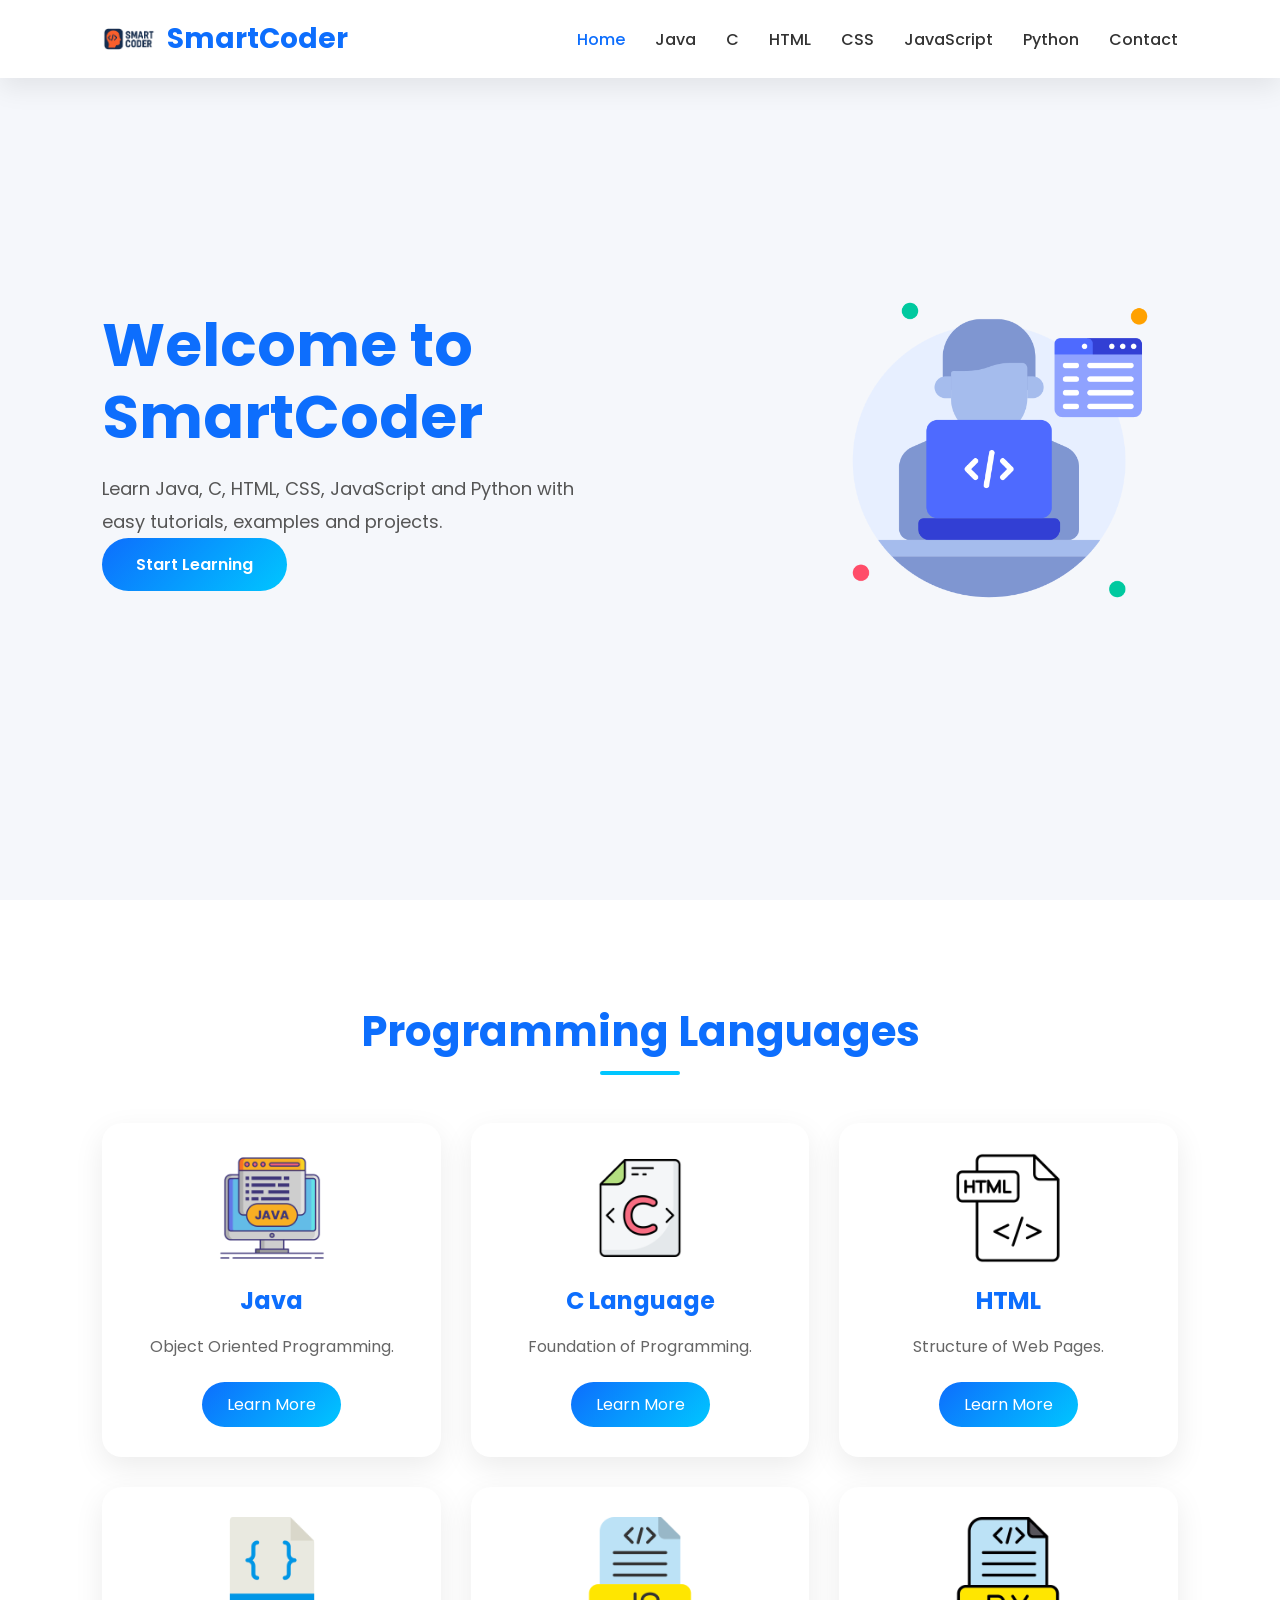
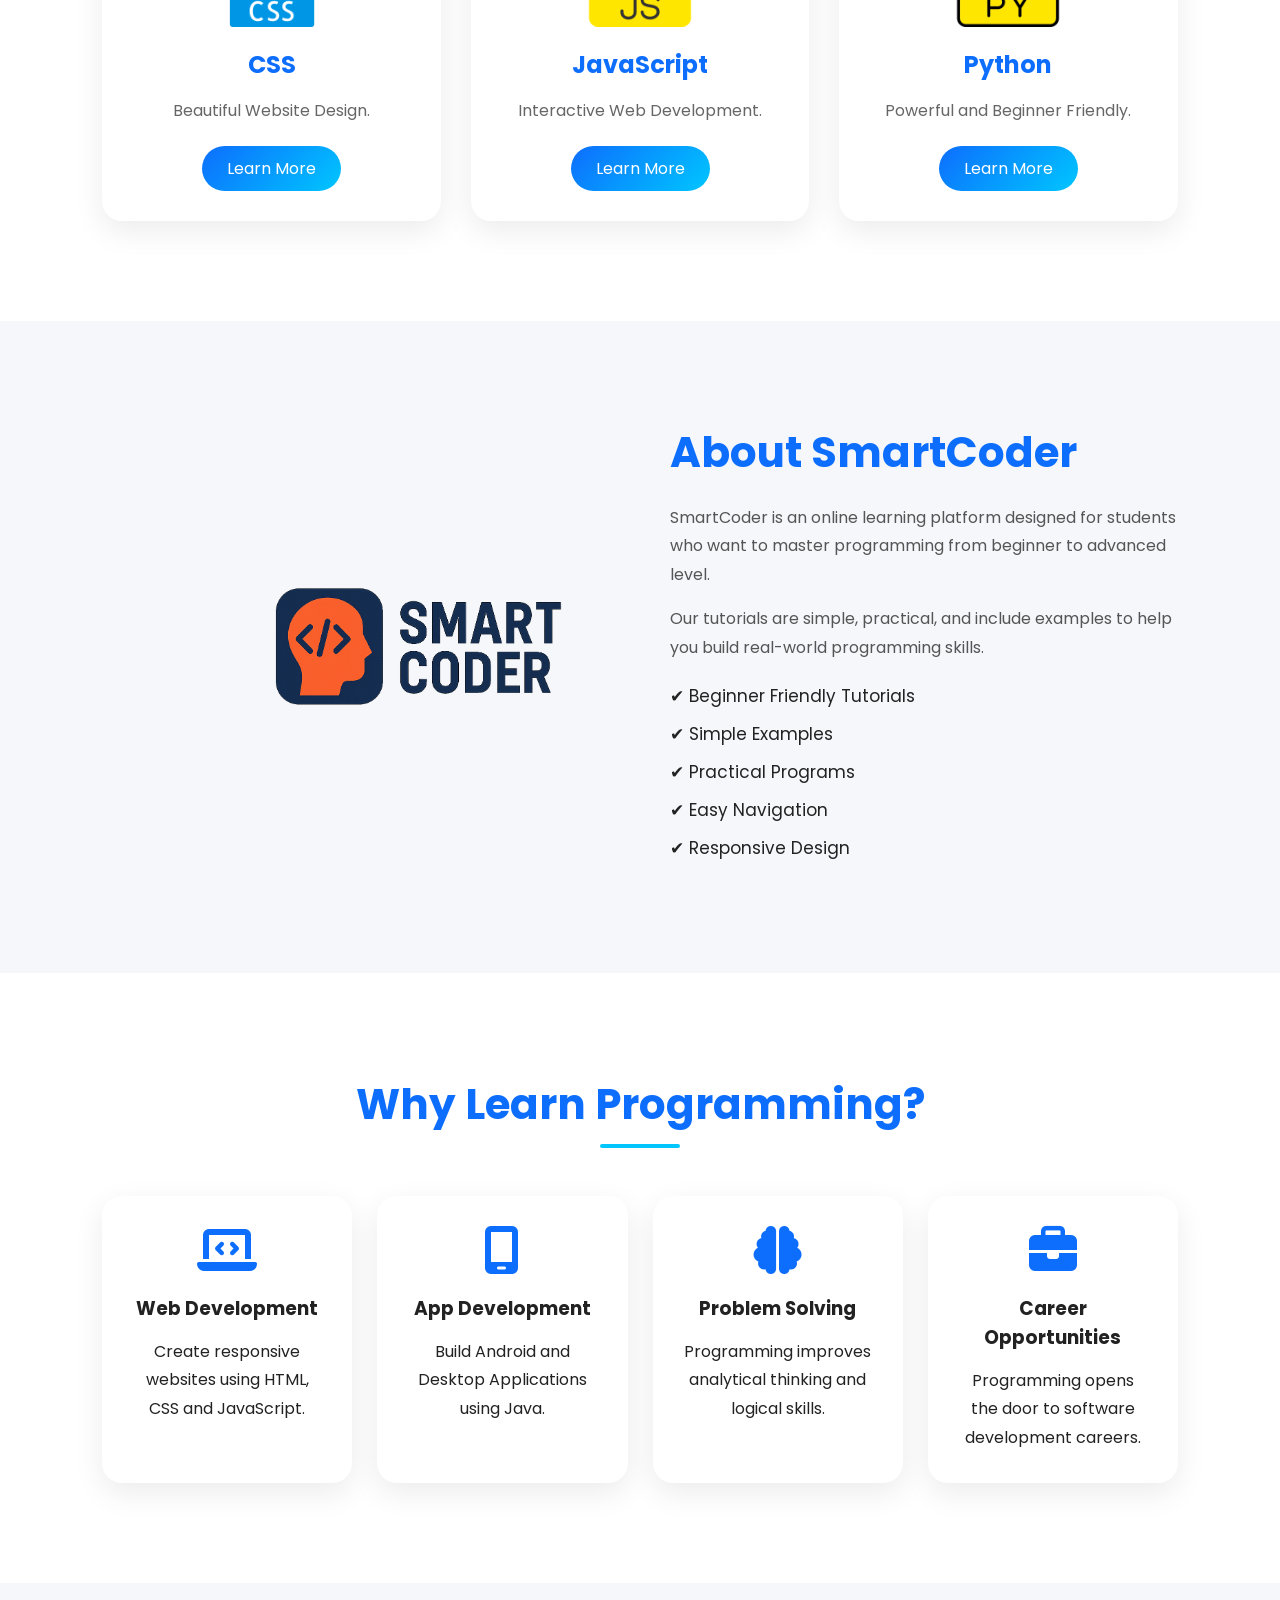
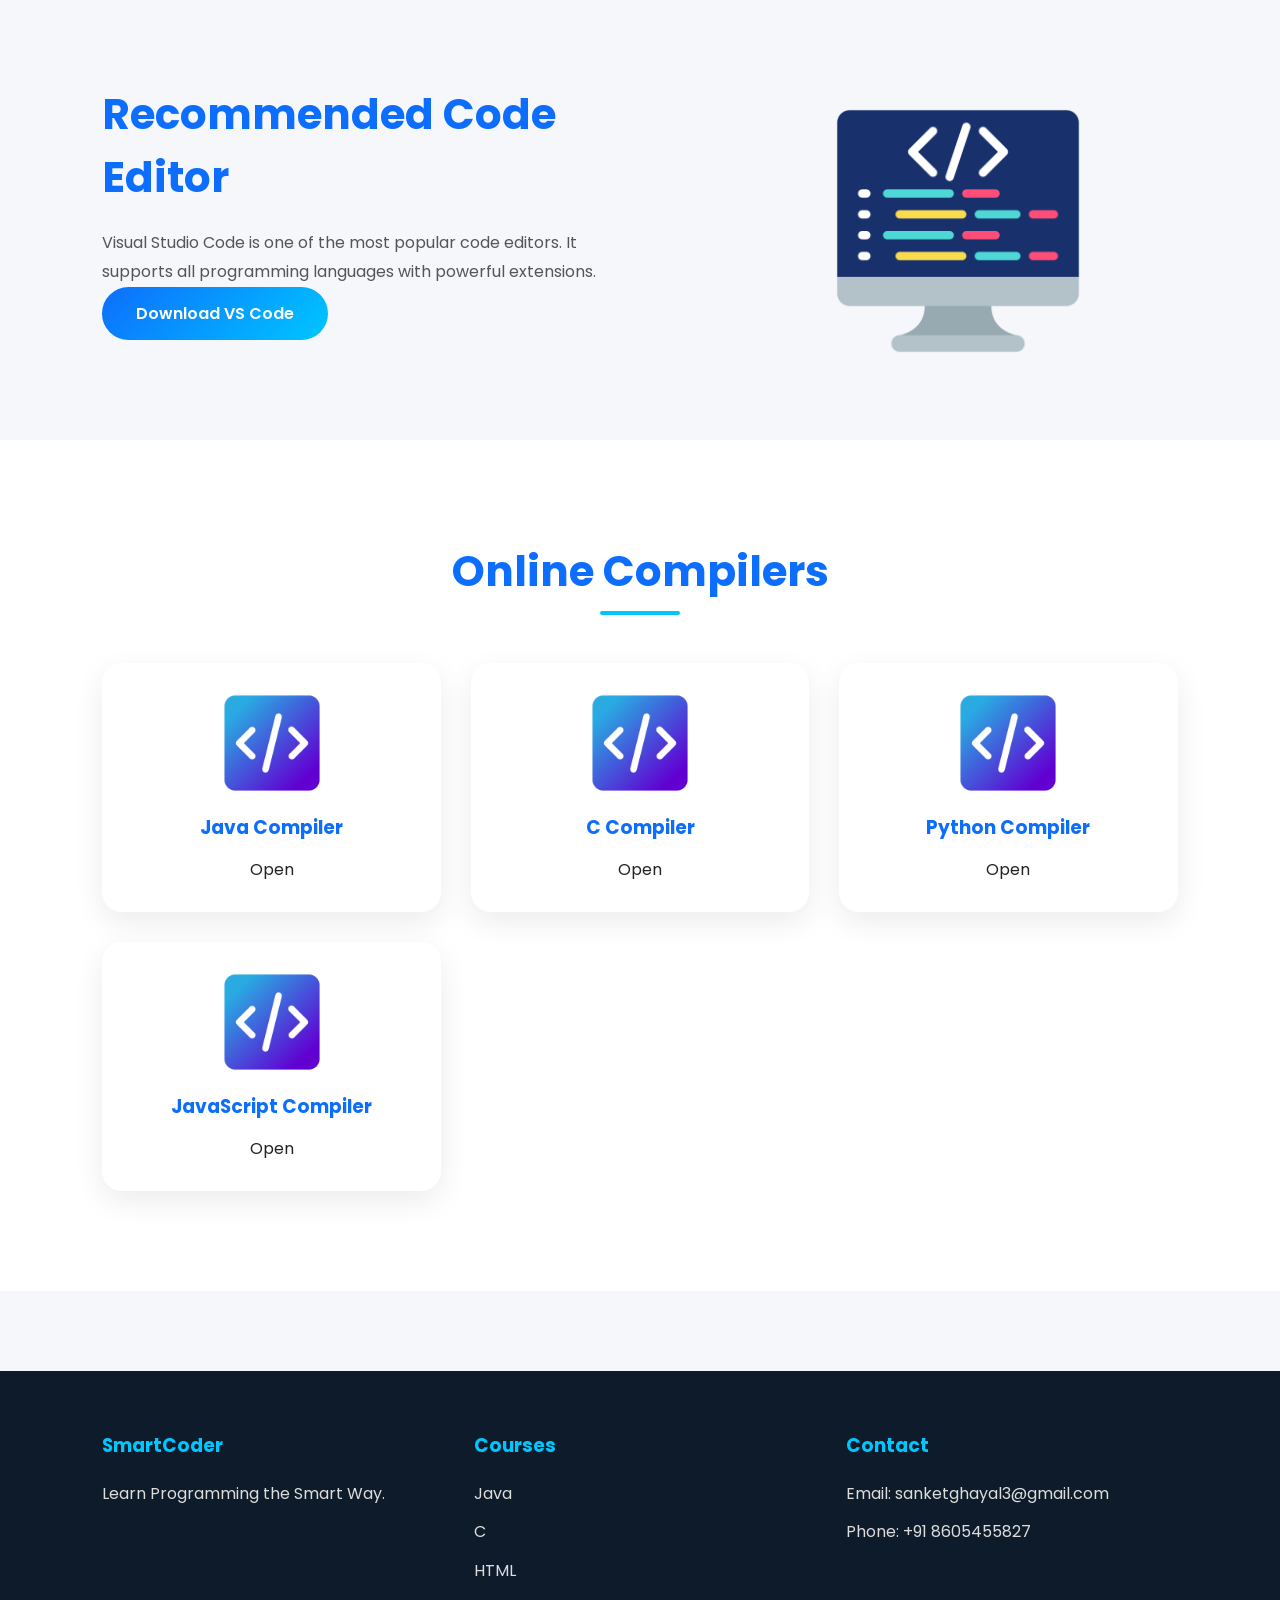
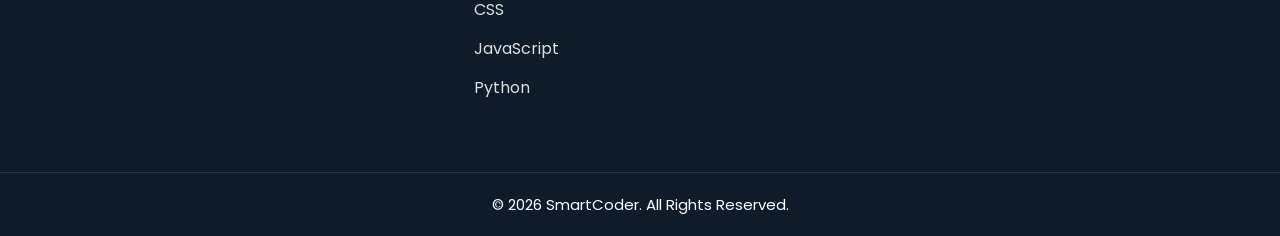
<file: index.html>
<!DOCTYPE html>
<html lang="en">

<head>
    <meta charset="UTF-8">
    <meta name="viewport" content="width=device-width, initial-scale=1.0">
    <title>SmartCoder - Learn Programming</title>

    <link rel="preconnect" href="https://fonts.googleapis.com">
    <link rel="preconnect" href="https://fonts.gstatic.com" crossorigin>

    <link href="https://fonts.googleapis.com/css2?family=Poppins:wght@300;400;500;600;700&display=swap"
        rel="stylesheet">

    <link rel="stylesheet" href="css/style.css">

    <link rel="stylesheet"
        href="https://cdnjs.cloudflare.com/ajax/libs/font-awesome/6.6.0/css/all.min.css">
</head>

<body>

<header>

<nav class="navbar">

<div class="logo">

<img src="Images/logo1.png" alt="Logo">

<h2>SmartCoder</h2>

</div>

<ul class="nav-links">

<li><a href="index.html" class="active">Home</a></li>
<li><a href="java.html">Java</a></li>
<li><a href="c.html">C</a></li>
<li><a href="ht.html">HTML</a></li>
<li><a href="css.html">CSS</a></li>
<li><a href="js.html">JavaScript</a></li>
<li><a href="python.html">Python</a></li>
<li><a href="contact.html">Contact</a></li>

</ul>

<div class="menu-btn">
<i class="fas fa-bars"></i>
</div>

</nav>

</header>

<section class="hero">

<div class="hero-text">

<h1>Welcome to SmartCoder</h1>

<p>

Learn Java, C, HTML, CSS, JavaScript and Python with
easy tutorials, examples and projects.

</p>

<a href="#courses" class="btn">

Start Learning

</a>

</div>

<div class="hero-image">

<img src="Images/home-1.png" alt="Programming">

</div>

</section>

<section id="courses" class="courses">

<h2 class="section-title">

Programming Languages

</h2>

<div class="course-grid">

<div class="card">

<img src="Images/java-1.png">

<h3>Java</h3>

<p>

Object Oriented Programming.

</p>

<a href="java.html">Learn More</a>

</div>

<div class="card">

<img src="Images/c-2.png">

<h3>C Language</h3>

<p>

Foundation of Programming.

</p>

<a href="c.html">Learn More</a>

</div>

<div class="card">

<img src="Images/html-2.png">

<h3>HTML</h3>

<p>

Structure of Web Pages.

</p>

<a href="ht.html">Learn More</a>

</div>

<div class="card">

<img src="Images/css-2.png">

<h3>CSS</h3>

<p>

Beautiful Website Design.

</p>

<a href="css.html">Learn More</a>

</div>

<div class="card">

<img src="Images/js-file-2.png">

<h3>JavaScript</h3>

<p>

Interactive Web Development.

</p>

<a href="js.html">Learn More</a>

</div>

<div class="card">

<img src="Images/python-file-2.png">

<h3>Python</h3>

<p>

Powerful and Beginner Friendly.

</p>

<a href="python.html">Learn More</a>

</div>

</div>

</section>
<!-- ================= ABOUT SECTION ================= -->

<section class="about">

    <div class="container">

        <div class="about-image">
            <img src="Images/logo1.png" alt="SmartCoder">
        </div>

        <div class="about-text">

            <h2>About SmartCoder</h2>

            <p>
                SmartCoder is an online learning platform designed for students who want to
                master programming from beginner to advanced level.
            </p>

            <p>
                Our tutorials are simple, practical, and include examples to help you build
                real-world programming skills.
            </p>

            <ul>

                <li>✔ Beginner Friendly Tutorials</li>

                <li>✔ Simple Examples</li>

                <li>✔ Practical Programs</li>

                <li>✔ Easy Navigation</li>

                <li>✔ Responsive Design</li>

            </ul>

        </div>

    </div>

</section>

<!-- ================= WHY LEARN ================= -->

<section class="why">

<h2 class="section-title">
Why Learn Programming?
</h2>

<div class="why-grid">

<div class="why-card">

<i class="fas fa-laptop-code"></i>

<h3>Web Development</h3>

<p>

Create responsive websites using HTML, CSS and JavaScript.

</p>

</div>

<div class="why-card">

<i class="fas fa-mobile-screen"></i>

<h3>App Development</h3>

<p>

Build Android and Desktop Applications using Java.

</p>

</div>

<div class="why-card">

<i class="fas fa-brain"></i>

<h3>Problem Solving</h3>

<p>

Programming improves analytical thinking and logical skills.

</p>

</div>

<div class="why-card">

<i class="fas fa-briefcase"></i>

<h3>Career Opportunities</h3>

<p>

Programming opens the door to software development careers.

</p>

</div>

</div>

</section>

<!-- ================= VS CODE ================= -->

<section class="editor">

<div class="editor-text">

<h2>Recommended Code Editor</h2>

<p>

Visual Studio Code is one of the most popular code editors.

It supports all programming languages with powerful extensions.

</p>

<a href="https://code.visualstudio.com" target="_blank" class="btn">

Download VS Code

</a>

</div>

<div class="editor-image">

<img src="Images/vscode.png" alt="VS Code">

</div>

</section>

<!-- ================= ONLINE COMPILERS ================= -->

<section class="compiler">

<h2 class="section-title">

Online Compilers

</h2>

<div class="compiler-grid">

<div class="compiler-card">

<img src="Images/code-2.png">

<h3>Java Compiler</h3>

<a href="https://www.programiz.com/java-programming/online-compiler" target="_blank">

Open

</a>

</div>

<div class="compiler-card">

<img src="Images/code-2.png">

<h3>C Compiler</h3>

<a href="https://www.programiz.com/c-programming/online-compiler" target="_blank">

Open

</a>

</div>

<div class="compiler-card">

<img src="Images/code-2.png">

<h3>Python Compiler</h3>

<a href="https://www.programiz.com/python-programming/online-compiler" target="_blank">

Open

</a>

</div>

<div class="compiler-card">

<img src="Images/code-2.png">

<h3>JavaScript Compiler</h3>

<a href="https://www.programiz.com/javascript/online-compiler" target="_blank">

Open

</a>

</div>

</div>

</section>

<!-- ================= FOOTER ================= -->

<footer>

<div class="footer-container">

<div>

<h3>SmartCoder</h3>

<p>

Learn Programming the Smart Way.

</p>

</div>

<div>

<h3>Courses</h3>

<ul>

<li><a href="java.html">Java</a></li>

<li><a href="c.html">C</a></li>

<li><a href="ht.html">HTML</a></li>

<li><a href="css.html">CSS</a></li>

<li><a href="js.html">JavaScript</a></li>

<li><a href="python.html">Python</a></li>

</ul>

</div>

<div>

<h3>Contact</h3>

<p>Email: sanketghayal3@gmail.com</p>

<p>Phone: +91 8605455827</p>

</div>

</div>

<div class="copyright">

<p>

© 2026 SmartCoder. All Rights Reserved.

</p>

</div>

</footer>

<script src="js/script.js"></script>

</body>
</html>
</file>
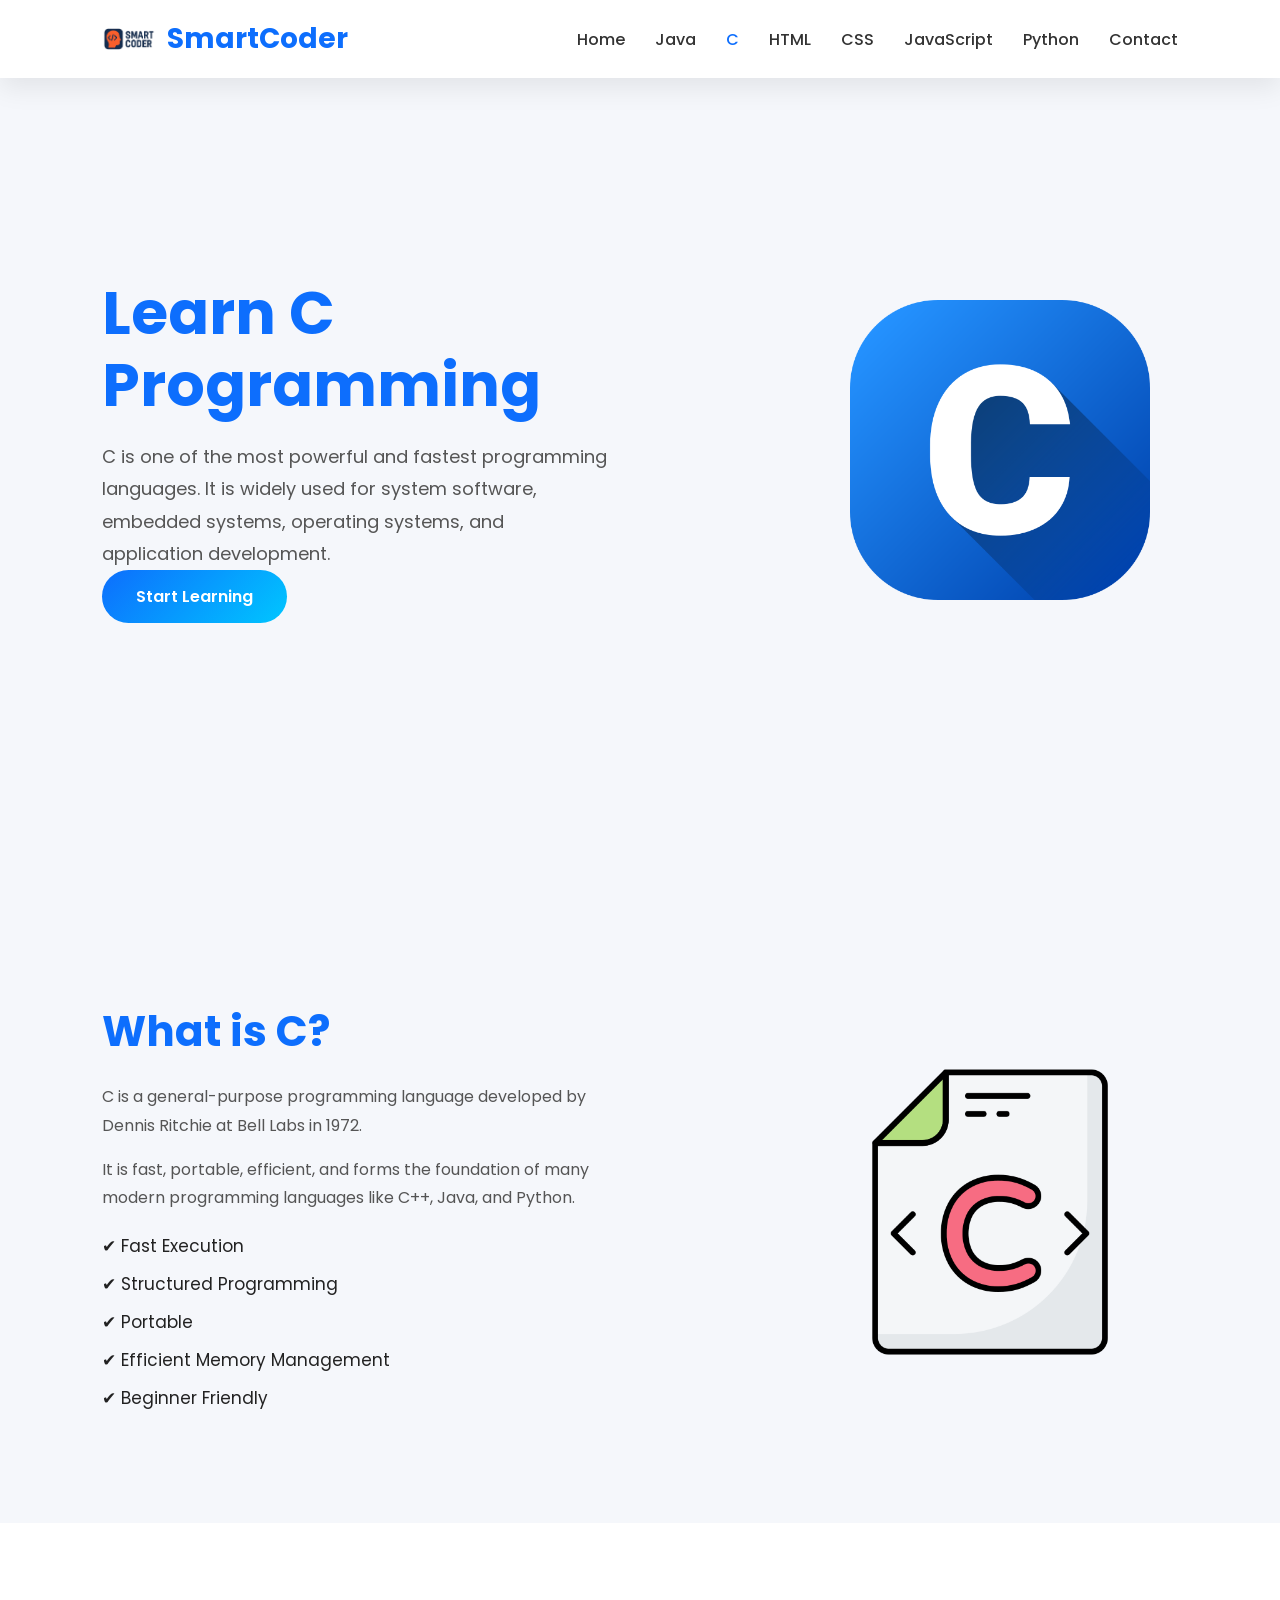
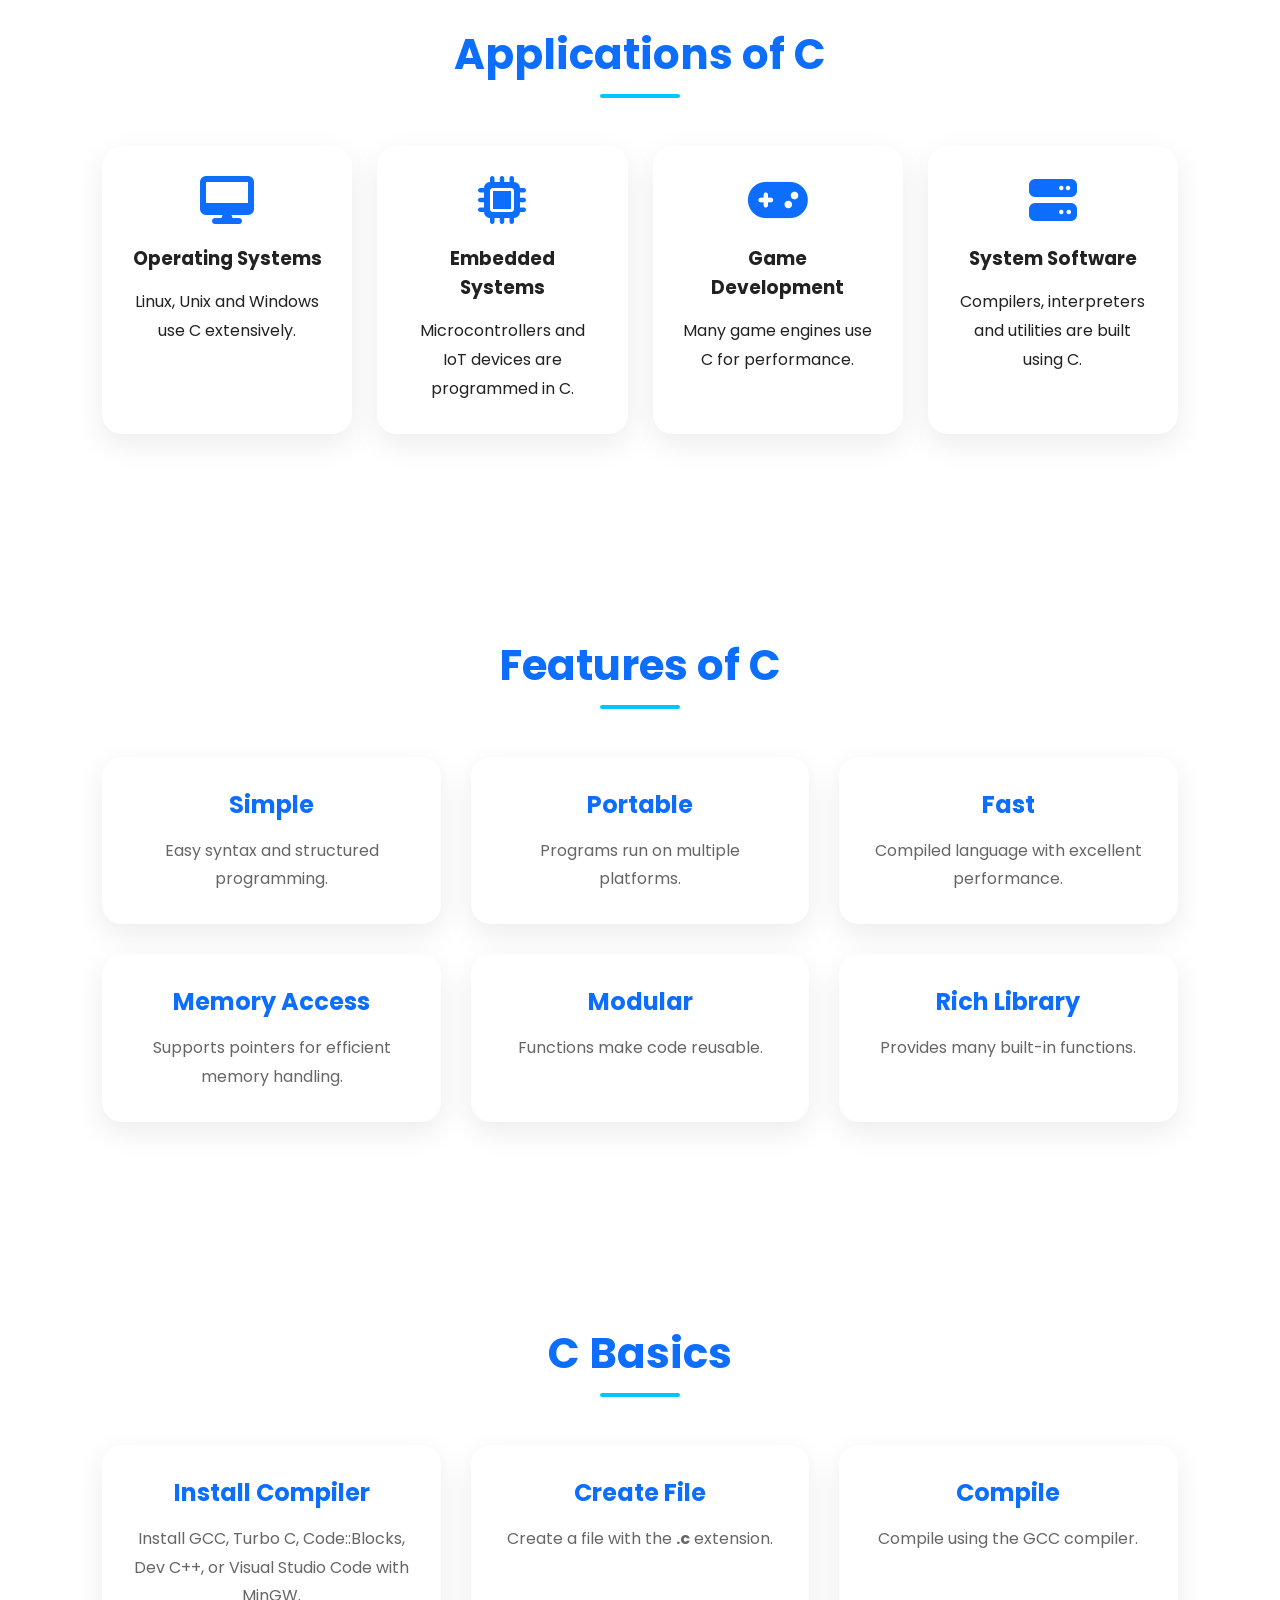
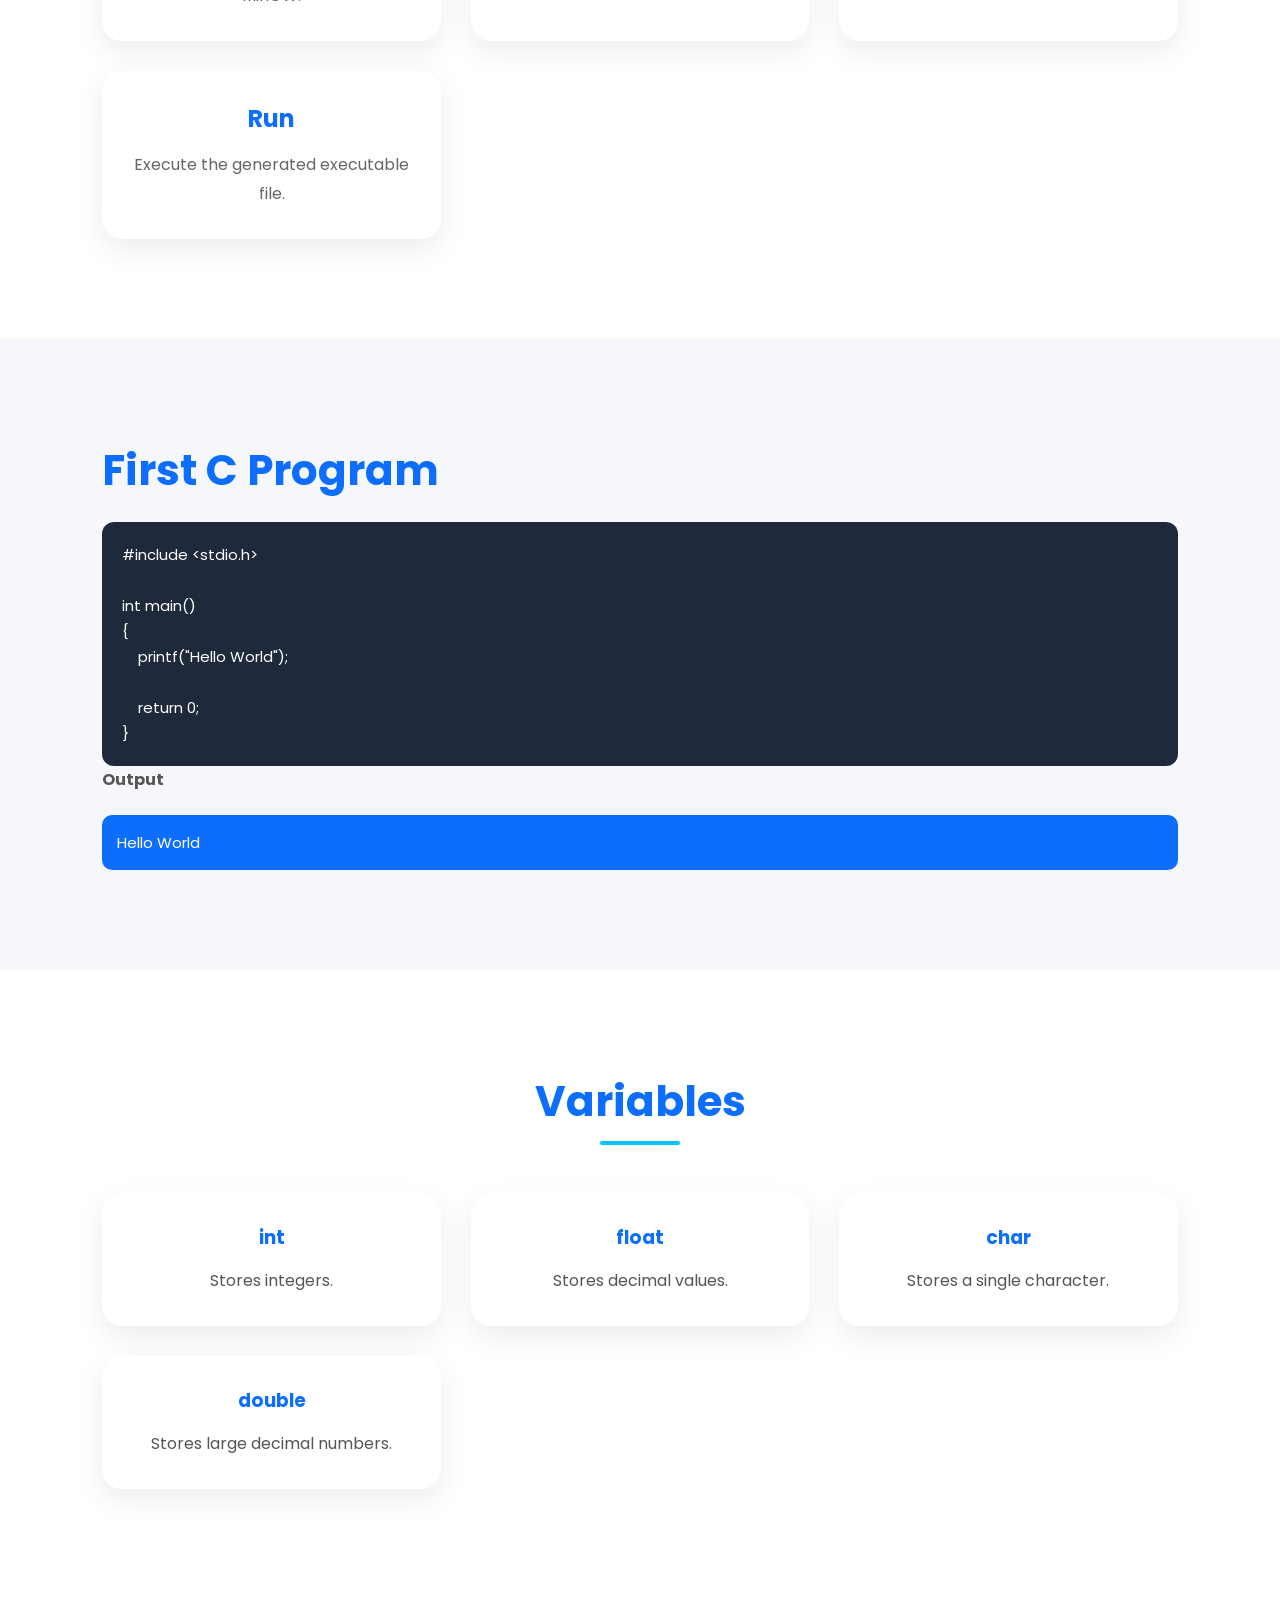
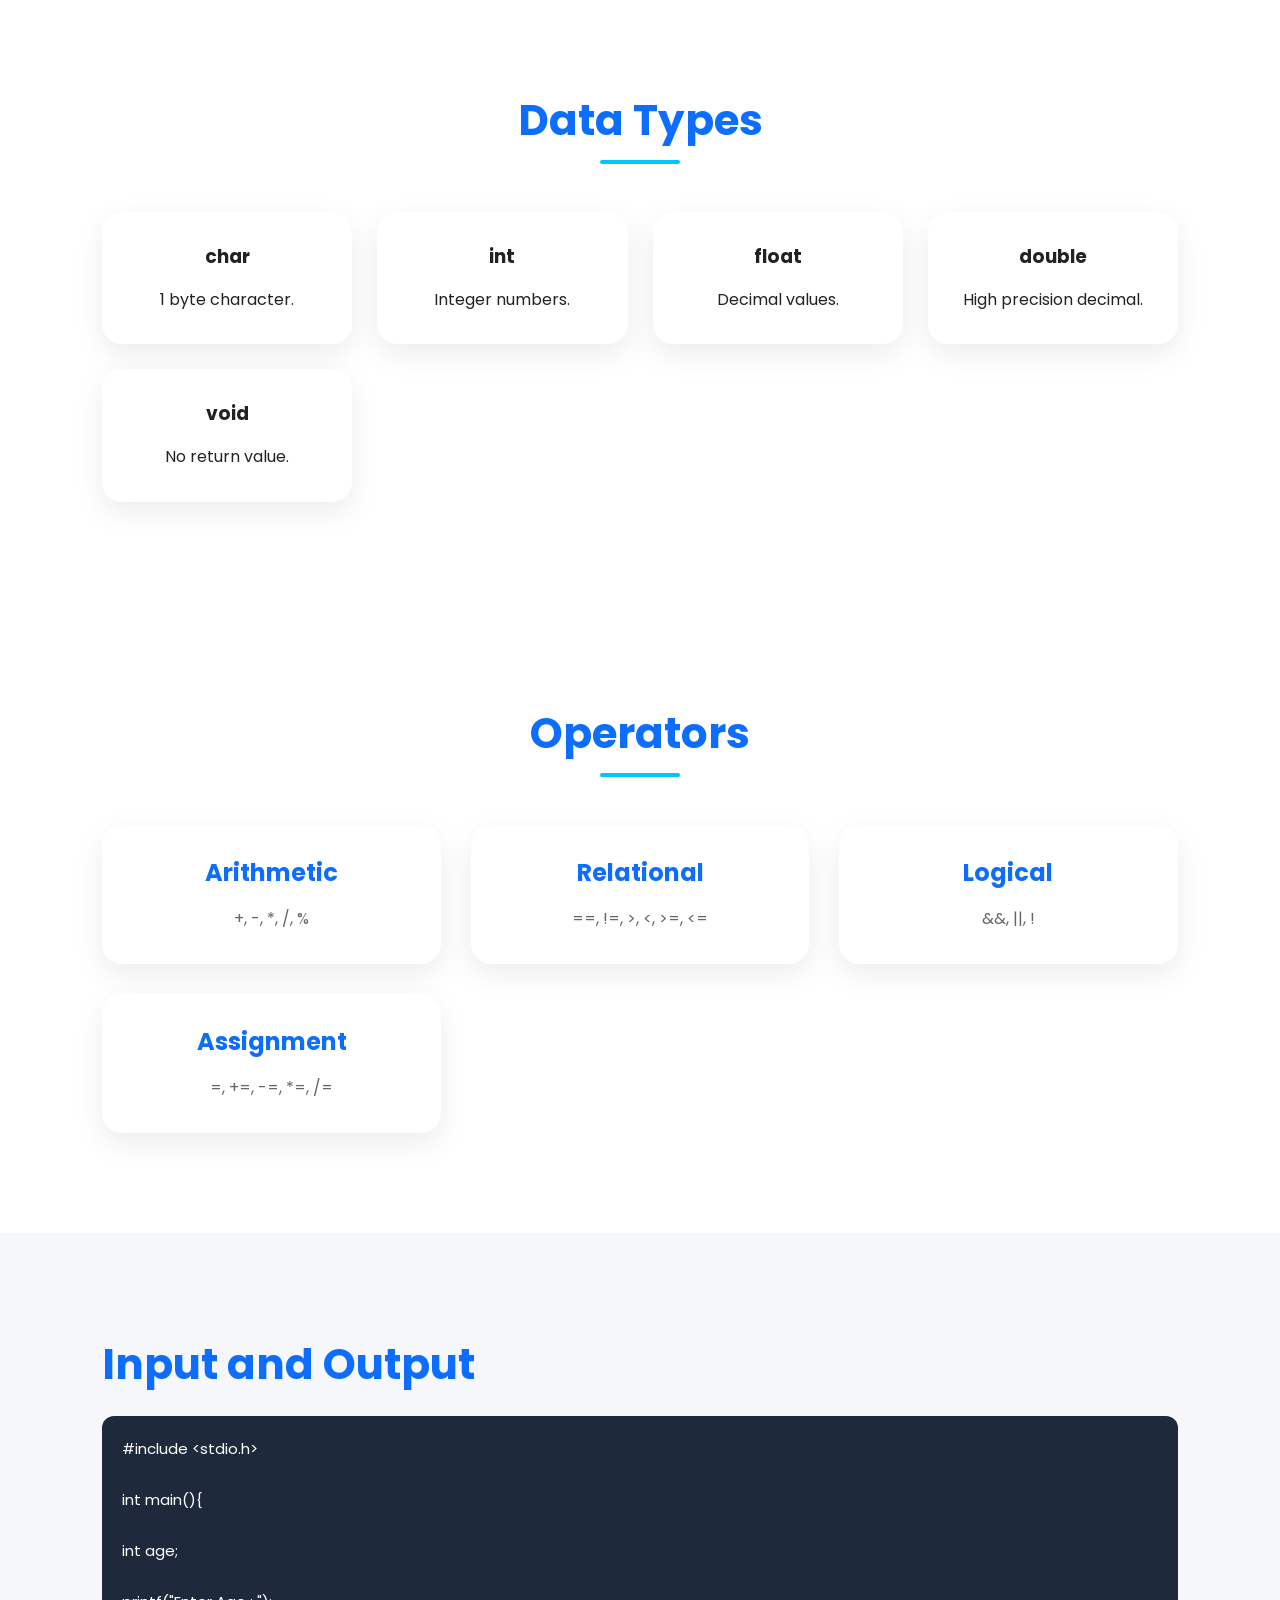
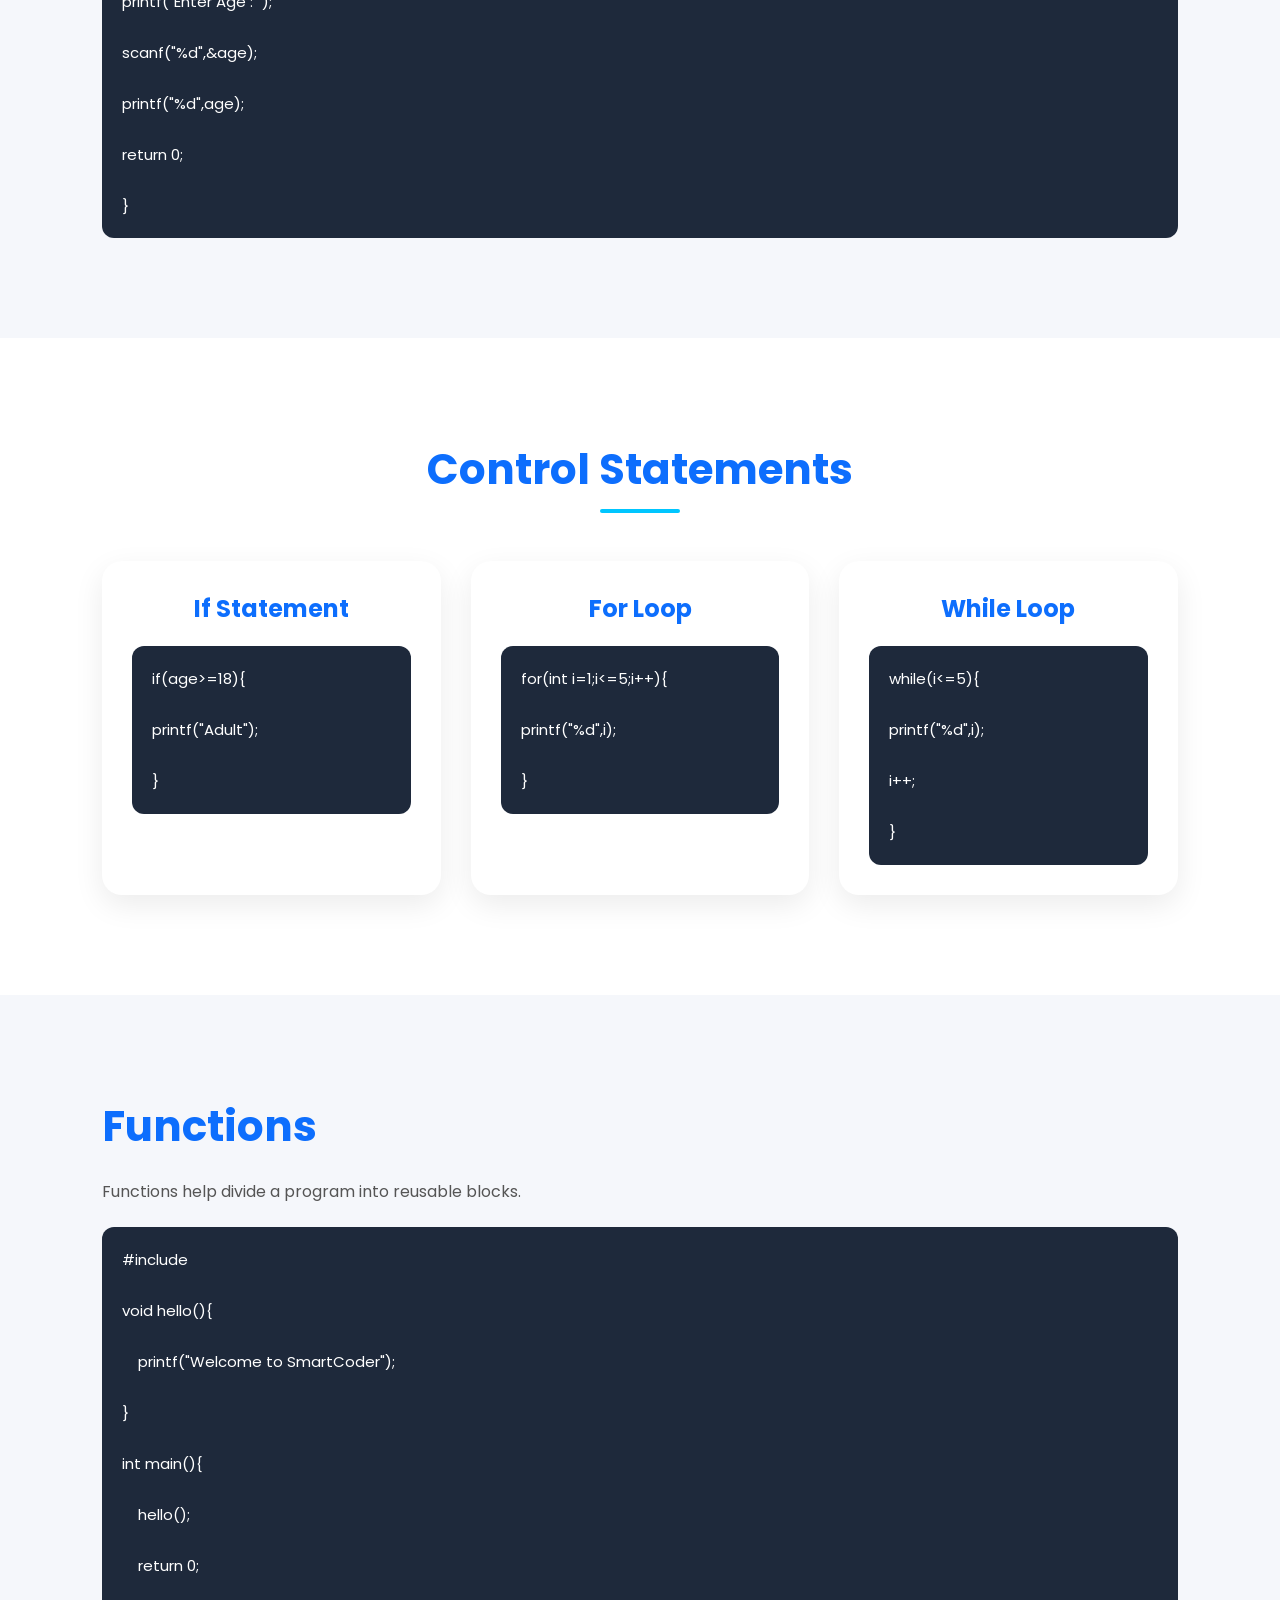
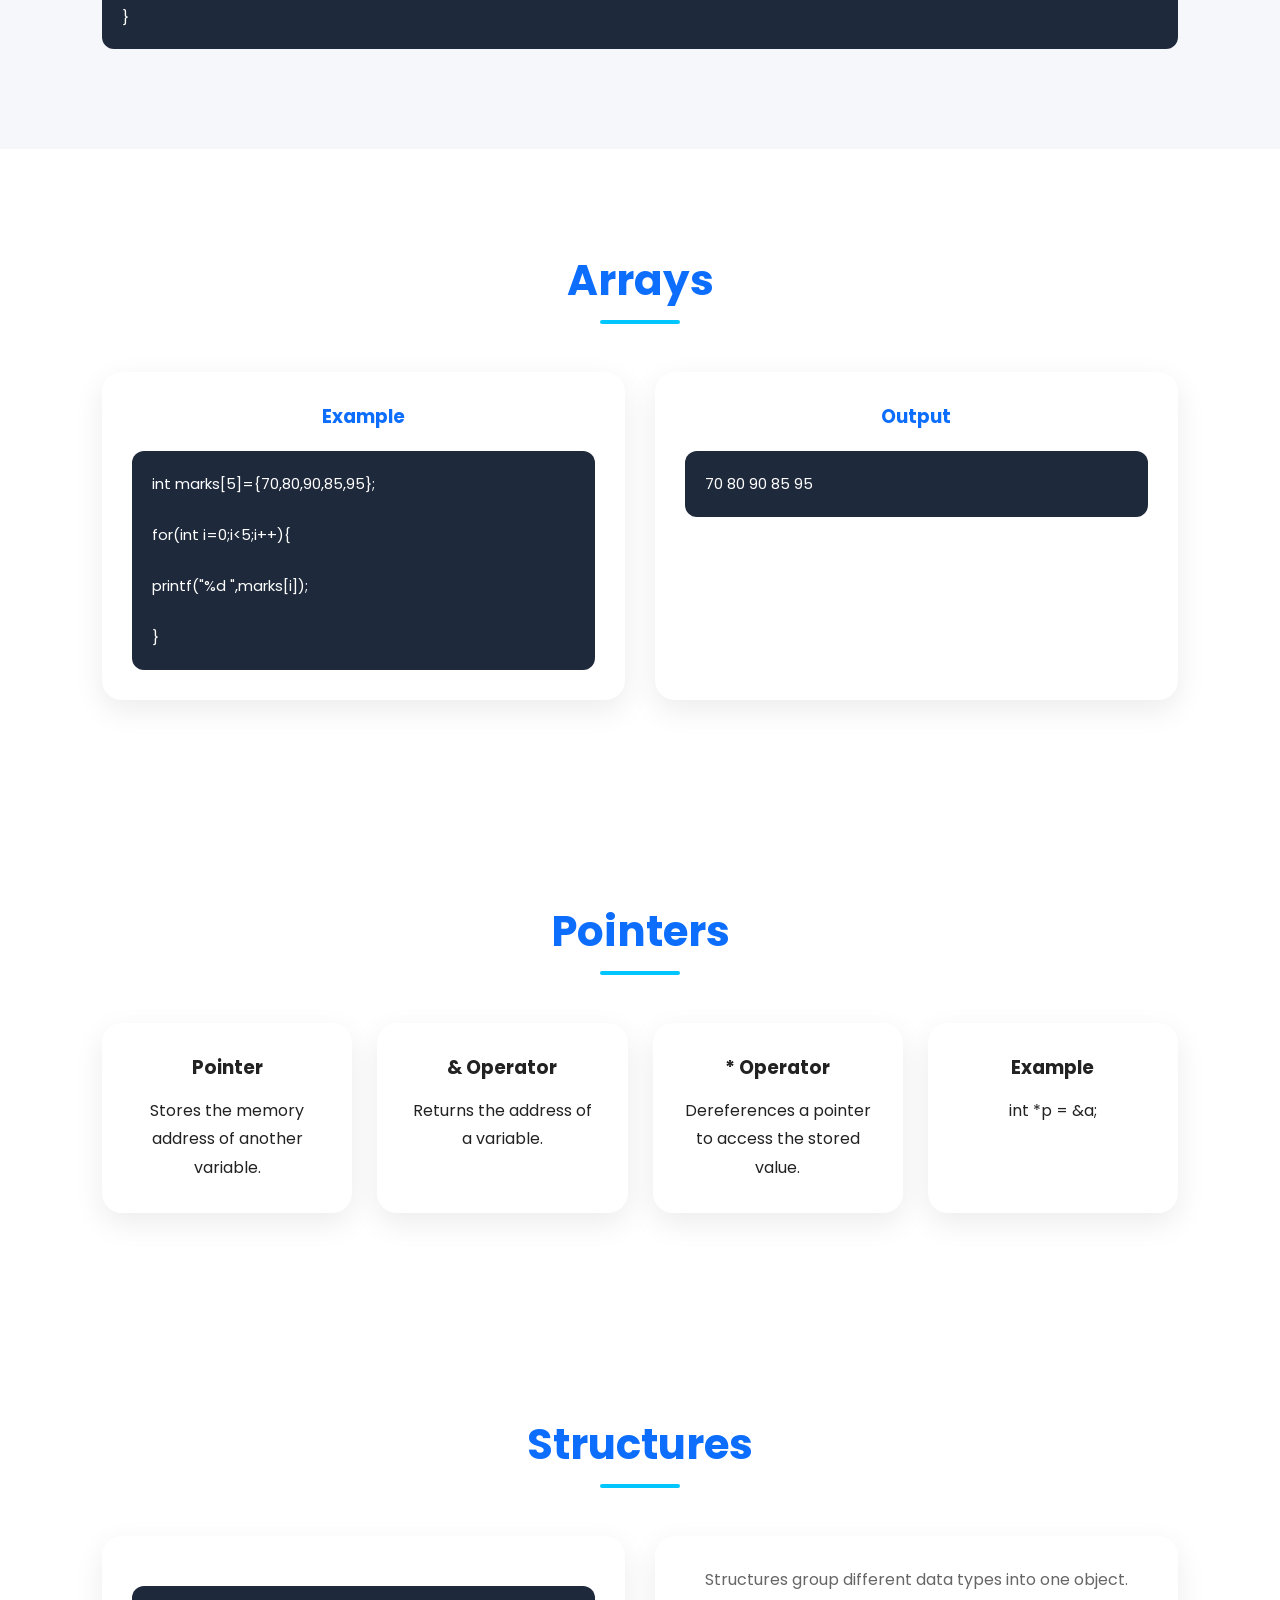
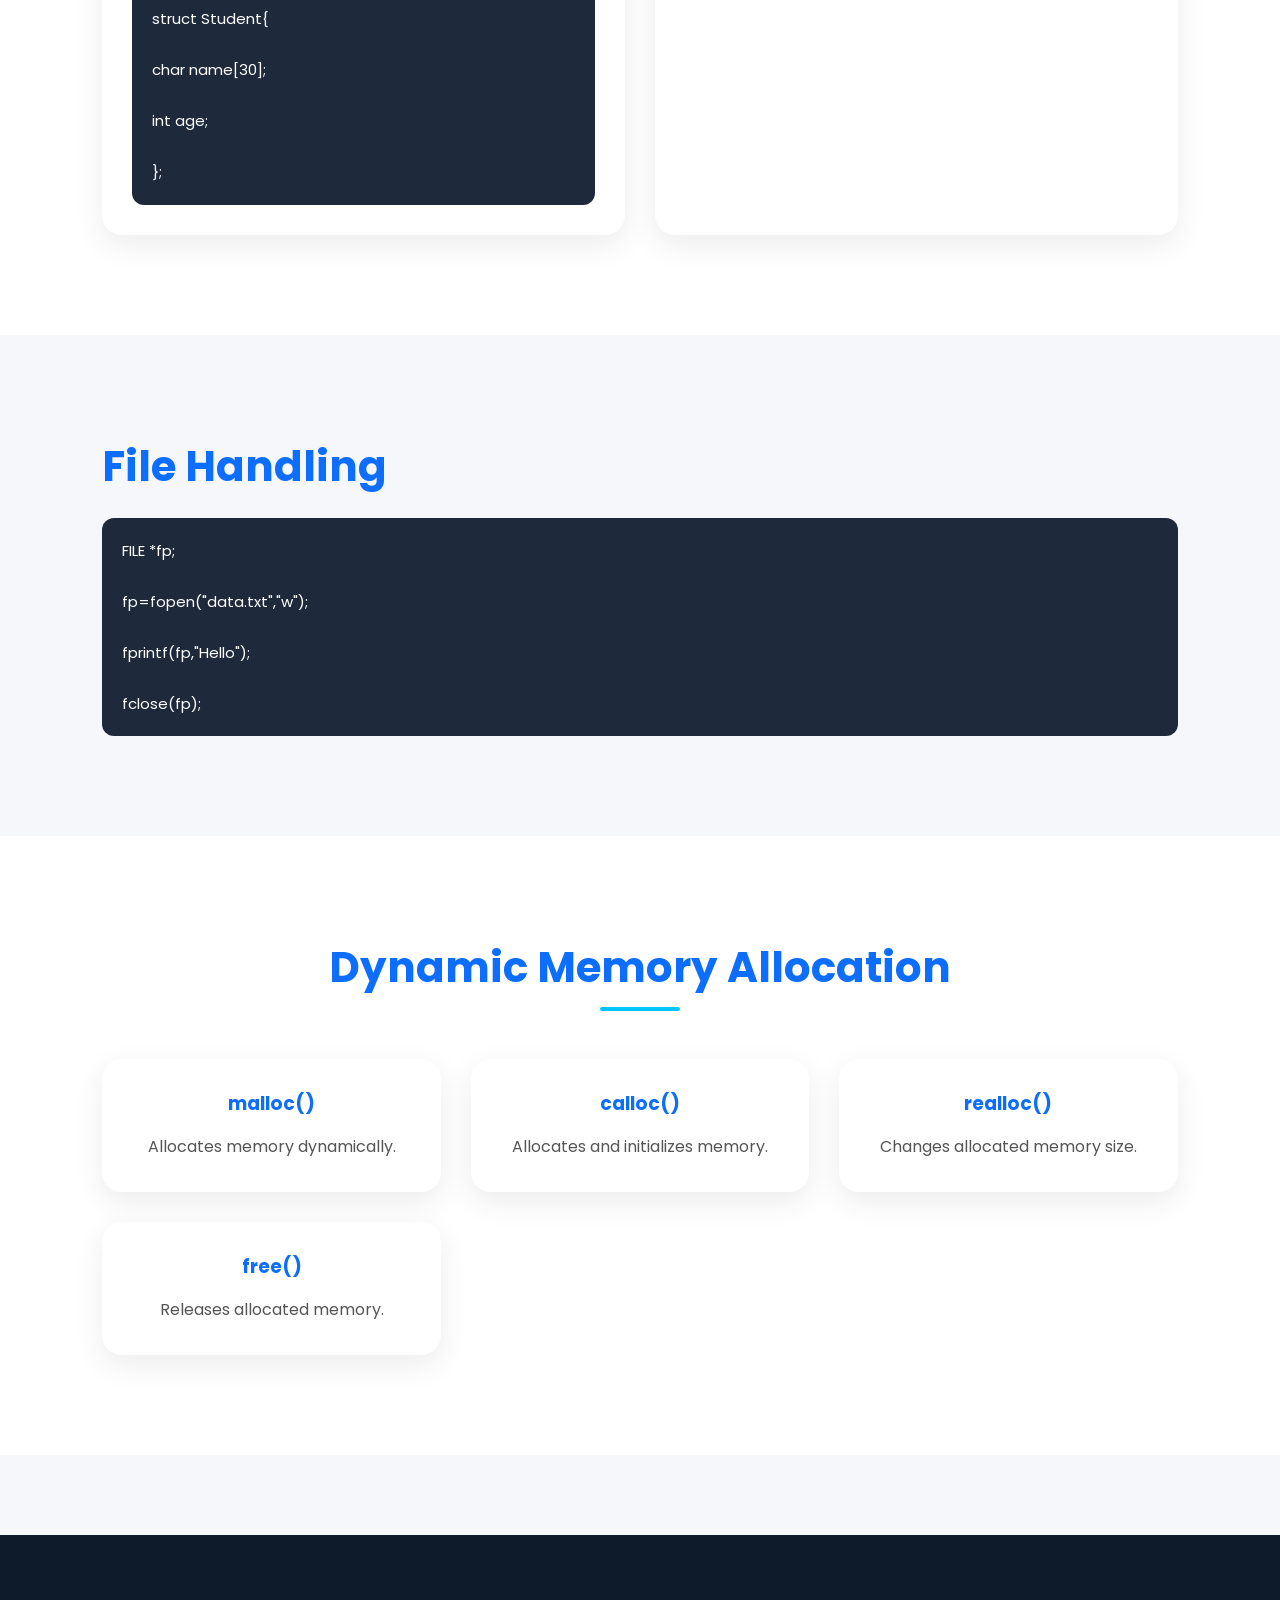
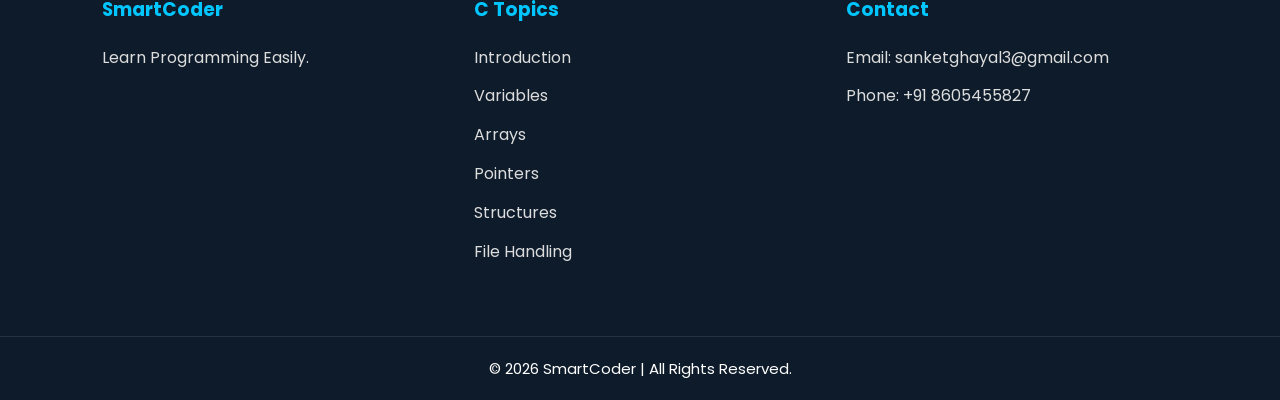
<file: c.html>
<!DOCTYPE html>
<html lang="en">

<head>
    <meta charset="UTF-8">
    <meta name="viewport" content="width=device-width, initial-scale=1.0">
    <title>C Programming | SmartCoder</title>

    <link href="https://fonts.googleapis.com/css2?family=Poppins:wght@300;400;500;600;700&display=swap" rel="stylesheet">

    <link rel="stylesheet" href="css/style.css">

    <link rel="stylesheet"
        href="https://cdnjs.cloudflare.com/ajax/libs/font-awesome/6.6.0/css/all.min.css">

</head>

<body>

<header>

<nav class="navbar">

<div class="logo">

<img src="Images/logo1.png" alt="Logo">

<h2>SmartCoder</h2>

</div>

<ul class="nav-links">

<li><a href="index.html">Home</a></li>

<li><a href="java.html">Java</a></li>

<li><a href="c.html" class="active">C</a></li>

<li><a href="ht.html">HTML</a></li>

<li><a href="css.html">CSS</a></li>

<li><a href="js.html">JavaScript</a></li>

<li><a href="python.html">Python</a></li>

<li><a href="contact.html">Contact</a></li>

</ul>

<div class="menu-btn">

<i class="fas fa-bars"></i>

</div>

</nav>

</header>

<!-- Hero -->

<section class="hero">

<div class="hero-text">

<h1>Learn C Programming</h1>

<p>

C is one of the most powerful and fastest programming languages.
It is widely used for system software, embedded systems, operating systems,
and application development.

</p>

<a href="#intro" class="btn">

Start Learning

</a>

</div>

<div class="hero-image">

<img src="Images/c-pro.png" alt="C Language">

</div>

</section>

<!-- Introduction -->

<section id="intro" class="about">

<div class="container">

<div class="about-text">

<h2>What is C?</h2>

<p>

C is a general-purpose programming language developed by
Dennis Ritchie at Bell Labs in 1972.

</p>

<p>

It is fast, portable, efficient, and forms the foundation of
many modern programming languages like C++, Java, and Python.

</p>

<ul>

<li>✔ Fast Execution</li>

<li>✔ Structured Programming</li>

<li>✔ Portable</li>

<li>✔ Efficient Memory Management</li>

<li>✔ Beginner Friendly</li>

</ul>

</div>

<div class="about-image">

<img src="Images/c-2.png" alt="C">

</div>

</div>

</section>

<!-- Applications -->

<section class="why">

<h2 class="section-title">

Applications of C

</h2>

<div class="why-grid">

<div class="why-card">

<i class="fas fa-desktop"></i>

<h3>Operating Systems</h3>

<p>

Linux, Unix and Windows use C extensively.

</p>

</div>

<div class="why-card">

<i class="fas fa-microchip"></i>

<h3>Embedded Systems</h3>

<p>

Microcontrollers and IoT devices are programmed in C.

</p>

</div>

<div class="why-card">

<i class="fas fa-gamepad"></i>

<h3>Game Development</h3>

<p>

Many game engines use C for performance.

</p>

</div>

<div class="why-card">

<i class="fas fa-server"></i>

<h3>System Software</h3>

<p>

Compilers, interpreters and utilities are built using C.

</p>

</div>

</div>

</section>

<!-- Features -->

<section class="courses">

<h2 class="section-title">

Features of C

</h2>

<div class="course-grid">

<div class="card">

<h3>Simple</h3>

<p>

Easy syntax and structured programming.

</p>

</div>

<div class="card">

<h3>Portable</h3>

<p>

Programs run on multiple platforms.

</p>

</div>

<div class="card">

<h3>Fast</h3>

<p>

Compiled language with excellent performance.

</p>

</div>

<div class="card">

<h3>Memory Access</h3>

<p>

Supports pointers for efficient memory handling.

</p>

</div>

<div class="card">

<h3>Modular</h3>

<p>

Functions make code reusable.

</p>

</div>

<div class="card">

<h3>Rich Library</h3>

<p>

Provides many built-in functions.

</p>

</div>

</div>

</section>
<!-- ================= C BASICS ================= -->

<section class="courses">

<h2 class="section-title">C Basics</h2>

<div class="course-grid">

<div class="card">
<h3>Install Compiler</h3>
<p>Install GCC, Turbo C, Code::Blocks, Dev C++, or Visual Studio Code with MinGW.</p>
</div>

<div class="card">
<h3>Create File</h3>
<p>Create a file with the <b>.c</b> extension.</p>
</div>

<div class="card">
<h3>Compile</h3>
<p>Compile using the GCC compiler.</p>
</div>

<div class="card">
<h3>Run</h3>
<p>Execute the generated executable file.</p>
</div>

</div>

</section>

<!-- ================= FIRST PROGRAM ================= -->

<section class="about">

<div class="container">

<div class="about-text">

<h2>First C Program</h2>

<pre style="background:#1e293b;color:white;padding:20px;border-radius:12px;overflow:auto;">
#include &lt;stdio.h&gt;

int main()
{
    printf("Hello World");

    return 0;
}
</pre>

<p><b>Output</b></p>

<pre style="background:#0d6efd;color:white;padding:15px;border-radius:10px;">
Hello World
</pre>

</div>

</div>

</section>

<!-- ================= VARIABLES ================= -->

<section class="compiler">

<h2 class="section-title">Variables</h2>

<div class="compiler-grid">

<div class="compiler-card">
<h3>int</h3>
<p>Stores integers.</p>
</div>

<div class="compiler-card">
<h3>float</h3>
<p>Stores decimal values.</p>
</div>

<div class="compiler-card">
<h3>char</h3>
<p>Stores a single character.</p>
</div>

<div class="compiler-card">
<h3>double</h3>
<p>Stores large decimal numbers.</p>
</div>

</div>

</section>

<!-- ================= DATA TYPES ================= -->

<section class="why">

<h2 class="section-title">Data Types</h2>

<div class="why-grid">

<div class="why-card">
<h3>char</h3>
<p>1 byte character.</p>
</div>

<div class="why-card">
<h3>int</h3>
<p>Integer numbers.</p>
</div>

<div class="why-card">
<h3>float</h3>
<p>Decimal values.</p>
</div>

<div class="why-card">
<h3>double</h3>
<p>High precision decimal.</p>
</div>

<div class="why-card">
<h3>void</h3>
<p>No return value.</p>
</div>

</div>

</section>

<!-- ================= OPERATORS ================= -->

<section class="courses">

<h2 class="section-title">Operators</h2>

<div class="course-grid">

<div class="card">
<h3>Arithmetic</h3>
<p>+, -, *, /, %</p>
</div>

<div class="card">
<h3>Relational</h3>
<p>==, !=, &gt;, &lt;, &gt;=, &lt;=</p>
</div>

<div class="card">
<h3>Logical</h3>
<p>&amp;&amp;, ||, !</p>
</div>

<div class="card">
<h3>Assignment</h3>
<p>=, +=, -=, *=, /=</p>
</div>

</div>

</section>

<!-- ================= INPUT OUTPUT ================= -->

<section class="about">

<div class="container">

<div class="about-text">

<h2>Input and Output</h2>

<pre style="background:#1e293b;color:white;padding:20px;border-radius:12px;overflow:auto;">
#include &lt;stdio.h&gt;

int main(){

int age;

printf("Enter Age : ");

scanf("%d",&age);

printf("%d",age);

return 0;

}
</pre>

</div>

</div>

</section>

<!-- ================= CONTROL STATEMENTS ================= -->

<section class="courses">

<h2 class="section-title">Control Statements</h2>

<div class="course-grid">

<div class="card">

<h3>If Statement</h3>

<pre style="text-align:left;">
if(age>=18){

printf("Adult");

}
</pre>

</div>

<div class="card">

<h3>For Loop</h3>

<pre style="text-align:left;">
for(int i=1;i<=5;i++){

printf("%d",i);

}
</pre>

</div>

<div class="card">

<h3>While Loop</h3>

<pre style="text-align:left;">
while(i<=5){

printf("%d",i);

i++;

}
</pre>

</div>

</div>

</section>
<!-- ================= FUNCTIONS ================= -->

<section class="about">

<div class="container">

<div class="about-text">

<h2>Functions</h2>

<p>Functions help divide a program into reusable blocks.</p>

<pre style="background:#1e293b;color:#fff;padding:20px;border-radius:12px;overflow:auto;">
#include <stdio.h>

void hello(){

    printf("Welcome to SmartCoder");

}

int main(){

    hello();

    return 0;

}
</pre>

</div>

</div>

</section>

<!-- ================= ARRAYS ================= -->

<section class="compiler">

<h2 class="section-title">Arrays</h2>

<div class="compiler-grid">

<div class="compiler-card">

<h3>Example</h3>

<pre style="text-align:left;">
int marks[5]={70,80,90,85,95};

for(int i=0;i<5;i++){

printf("%d ",marks[i]);

}
</pre>

</div>

<div class="compiler-card">

<h3>Output</h3>

<pre style="text-align:left;">
70 80 90 85 95
</pre>

</div>

</div>

</section>

<!-- ================= POINTERS ================= -->

<section class="why">

<h2 class="section-title">

Pointers

</h2>

<div class="why-grid">

<div class="why-card">

<h3>Pointer</h3>

<p>

Stores the memory address of another variable.

</p>

</div>

<div class="why-card">

<h3>& Operator</h3>

<p>

Returns the address of a variable.

</p>

</div>

<div class="why-card">

<h3>* Operator</h3>

<p>

Dereferences a pointer to access the stored value.

</p>

</div>

<div class="why-card">

<h3>Example</h3>

<p>

int *p = &a;

</p>

</div>

</div>

</section>

<!-- ================= STRUCTURES ================= -->

<section class="courses">

<h2 class="section-title">

Structures

</h2>

<div class="course-grid">

<div class="card">

<pre style="text-align:left;">
struct Student{

char name[30];

int age;

};
</pre>

</div>

<div class="card">

<p>

Structures group different data types into one object.

</p>

</div>

</div>

</section>

<!-- ================= FILE HANDLING ================= -->

<section class="about">

<div class="container">

<div class="about-text">

<h2>File Handling</h2>

<pre style="background:#1e293b;color:white;padding:20px;border-radius:12px;">
FILE *fp;

fp=fopen("data.txt","w");

fprintf(fp,"Hello");

fclose(fp);
</pre>

</div>

</div>

</section>

<!-- ================= DYNAMIC MEMORY ================= -->

<section class="compiler">

<h2 class="section-title">

Dynamic Memory Allocation

</h2>

<div class="compiler-grid">

<div class="compiler-card">

<h3>malloc()</h3>

<p>

Allocates memory dynamically.

</p>

</div>

<div class="compiler-card">

<h3>calloc()</h3>

<p>

Allocates and initializes memory.

</p>

</div>

<div class="compiler-card">

<h3>realloc()</h3>

<p>

Changes allocated memory size.

</p>

</div>

<div class="compiler-card">

<h3>free()</h3>

<p>

Releases allocated memory.

</p>

</div>

</div>

</section>

<!-- ================= FOOTER ================= -->

<footer>

<div class="footer-container">

<div>

<h3>SmartCoder</h3>

<p>

Learn Programming Easily.

</p>

</div>

<div>

<h3>C Topics</h3>

<ul>

<li>Introduction</li>

<li>Variables</li>

<li>Arrays</li>

<li>Pointers</li>

<li>Structures</li>

<li>File Handling</li>

</ul>

</div>

<div>

<h3>Contact</h3>

<p>Email: sanketghayal3@gmail.com</p>

<p>Phone: +91 8605455827</p>

</div>

</div>

<div class="copyright">

© 2026 SmartCoder | All Rights Reserved.

</div>

</footer>

<script src="js/script.js"></script>

</body>
</html>
</file>
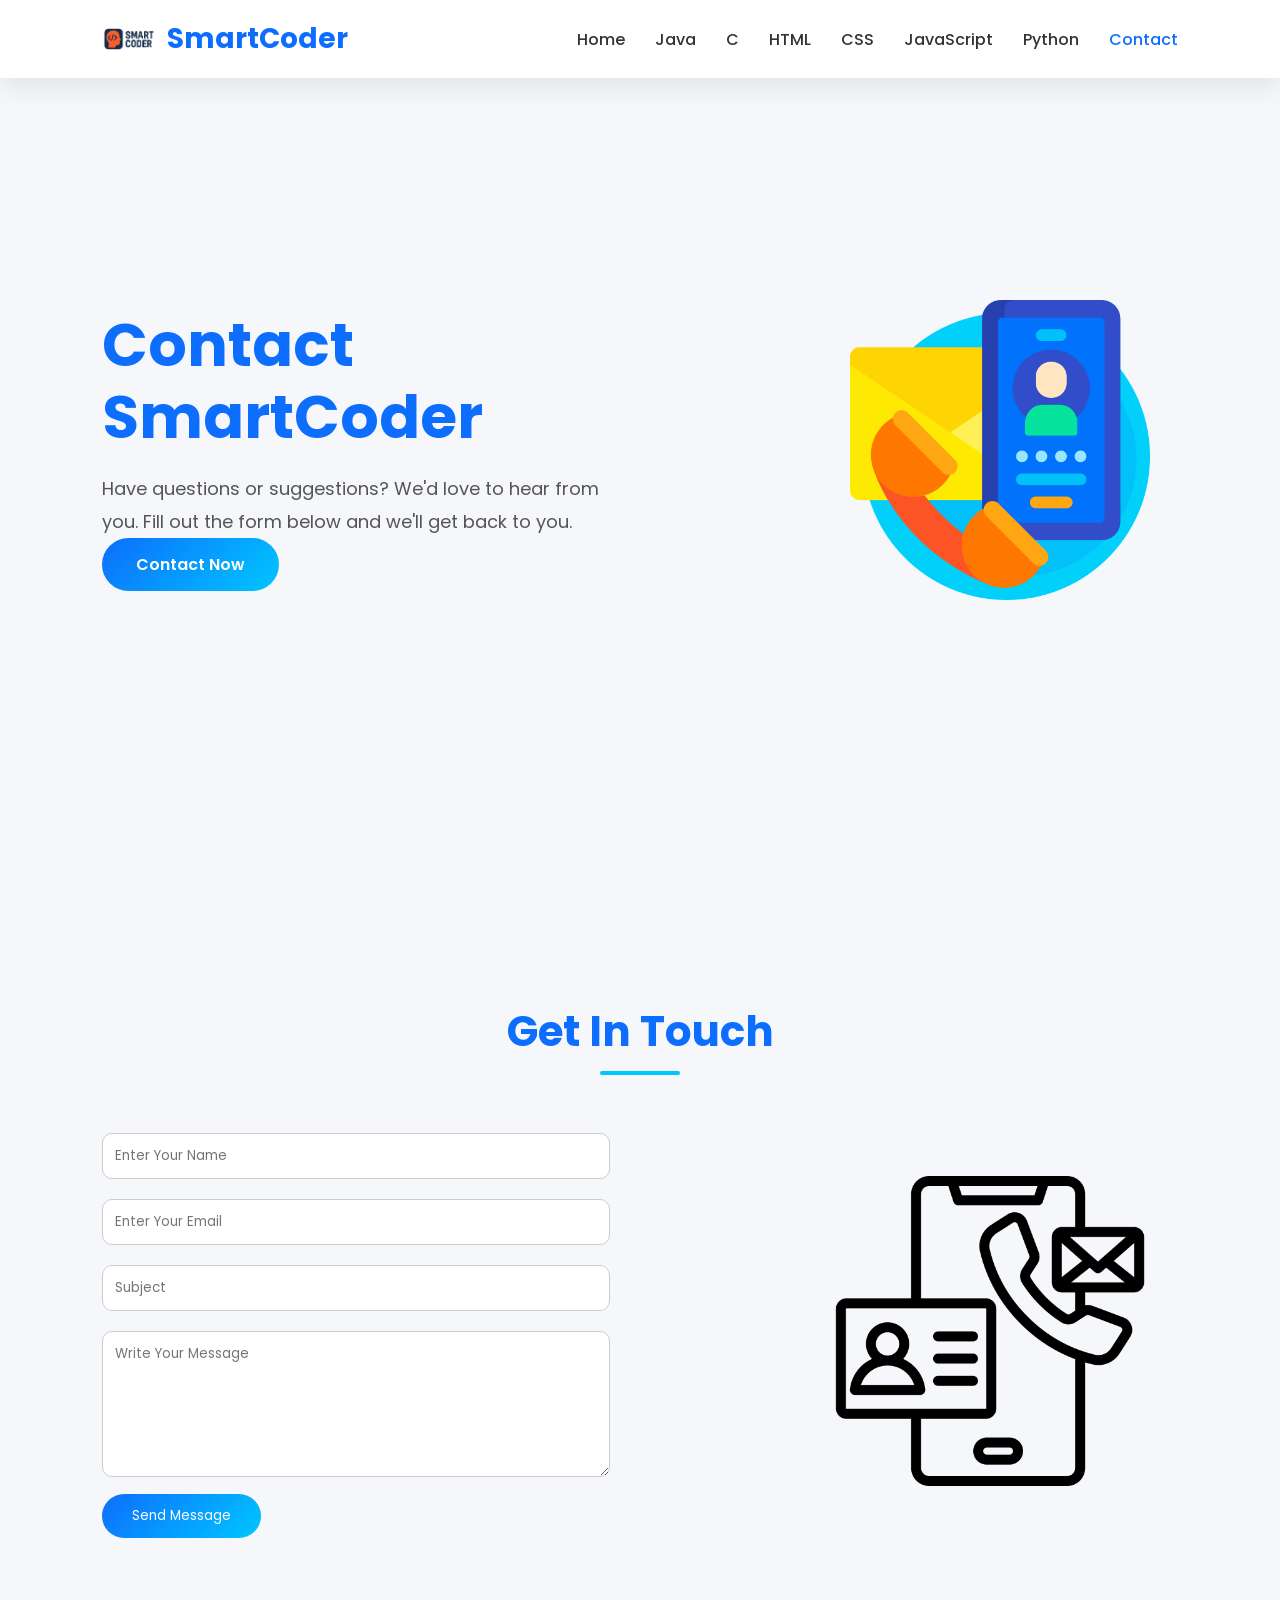
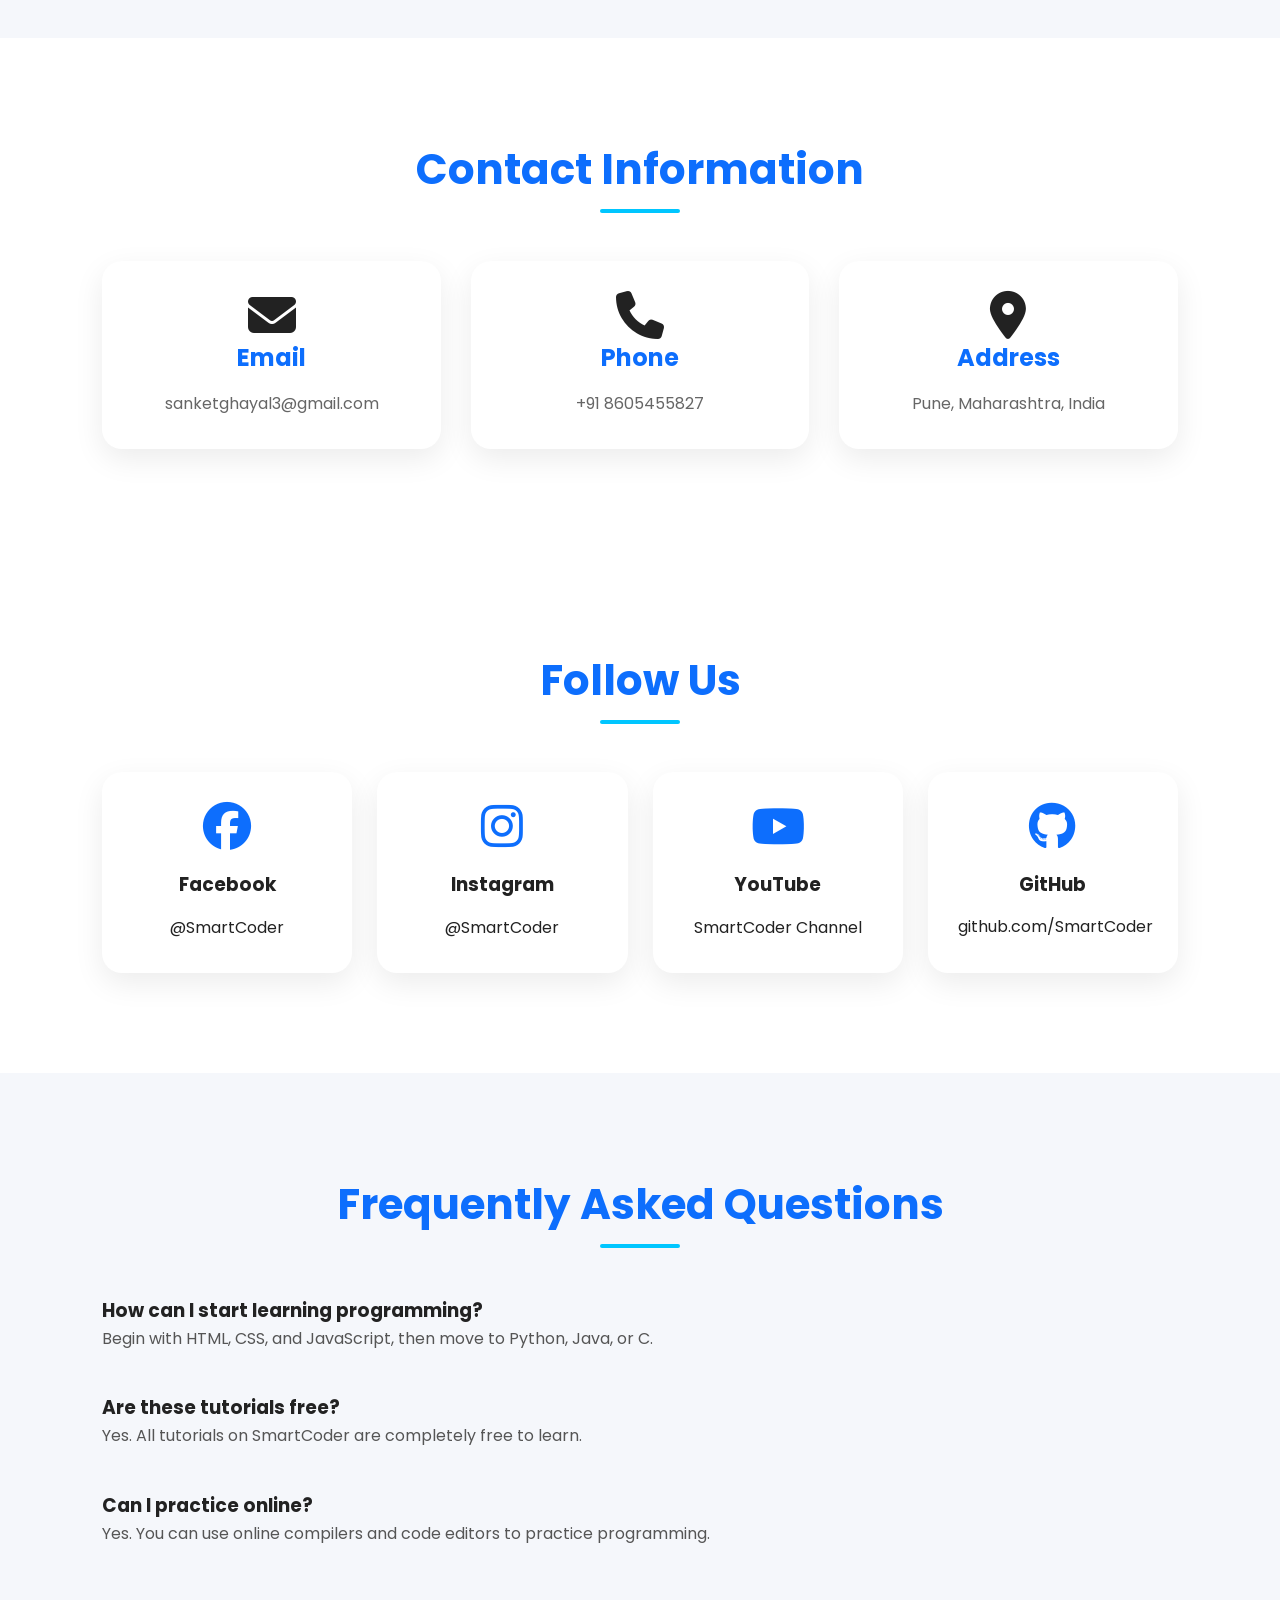
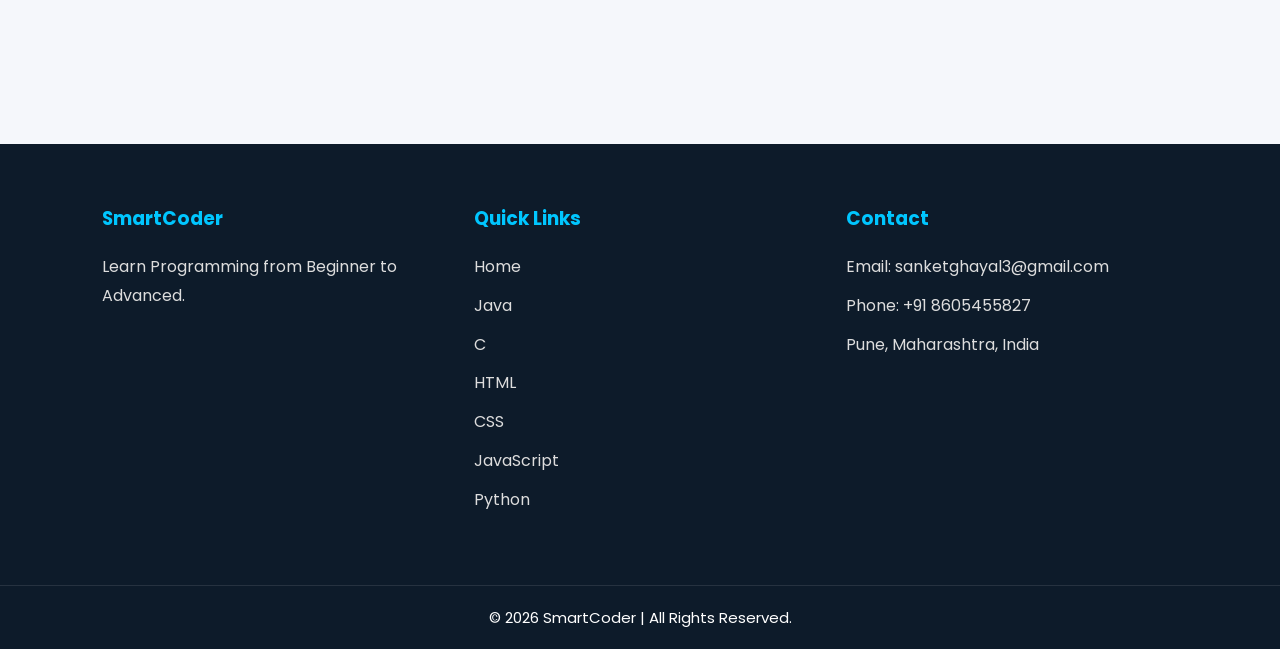
<file: contact.html>
<!DOCTYPE html>
<html lang="en">

<head>

<meta charset="UTF-8">
<meta name="viewport" content="width=device-width, initial-scale=1.0">

<title>Contact | SmartCoder</title>

<link rel="stylesheet" href="css/style.css">

<link href="https://fonts.googleapis.com/css2?family=Poppins:wght@300;400;500;600;700&display=swap" rel="stylesheet">

<link rel="stylesheet"
href="https://cdnjs.cloudflare.com/ajax/libs/font-awesome/6.6.0/css/all.min.css">

</head>

<body>

<header>

<nav class="navbar">

<div class="logo">

<img src="Images/logo1.png" alt="Logo">

<h2>SmartCoder</h2>

</div>

<ul class="nav-links">

<li><a href="index.html">Home</a></li>
<li><a href="java.html">Java</a></li>
<li><a href="c.html">C</a></li>
<li><a href="ht.html">HTML</a></li>
<li><a href="css.html">CSS</a></li>
<li><a href="js.html">JavaScript</a></li>
<li><a href="python.html">Python</a></li>
<li><a href="contact.html" class="active">Contact</a></li>

</ul>

<div class="menu-btn">
<i class="fas fa-bars"></i>
</div>

</nav>

</header>

<!-- Hero -->

<section class="hero">

<div class="hero-text">

<h1>Contact SmartCoder</h1>

<p>

Have questions or suggestions? We'd love to hear from you. Fill out the form below and we'll get back to you.

</p>

<a href="#contact-form" class="btn">
Contact Now
</a>

</div>

<div class="hero-image">

<img src="Images/contact-information-1.png" alt="Contact">

</div>

</section>

<!-- Contact Form -->

<section id="contact-form" class="about">

<h2 class="section-title">Get In Touch</h2>

<div class="container">

<div class="about-text">

<form>

<input
type="text"
placeholder="Enter Your Name"
required>

<input
type="email"
placeholder="Enter Your Email"
required>

<input
type="text"
placeholder="Subject"
required>

<textarea
rows="6"
placeholder="Write Your Message"
required></textarea>

<button type="submit">
Send Message
</button>

</form>

</div>

<div class="about-image">

<img src="Images/contact-information-2.png" alt="Contact">

</div>

</div>

</section>
<!-- ================= CONTACT INFO ================= -->

<section class="courses">

<h2 class="section-title">

Contact Information

</h2>

<div class="course-grid">

<div class="card">

<i class="fas fa-envelope fa-3x"></i>

<h3>Email</h3>

<p>sanketghayal3@gmail.com</p>

</div>

<div class="card">

<i class="fas fa-phone fa-3x"></i>

<h3>Phone</h3>

<p>+91 8605455827</p>

</div>

<div class="card">

<i class="fas fa-map-marker-alt fa-3x"></i>

<h3>Address</h3>

<p>Pune, Maharashtra, India</p>

</div>

</div>

</section>

<!-- ================= SOCIAL MEDIA ================= -->

<section class="why">

<h2 class="section-title">

Follow Us

</h2>

<div class="why-grid">

<div class="why-card">

<i class="fab fa-facebook fa-3x"></i>

<h3>Facebook</h3>

<p>@SmartCoder</p>

</div>

<div class="why-card">

<i class="fab fa-instagram fa-3x"></i>

<h3>Instagram</h3>

<p>@SmartCoder</p>

</div>

<div class="why-card">

<i class="fab fa-youtube fa-3x"></i>

<h3>YouTube</h3>

<p>SmartCoder Channel</p>

</div>

<div class="why-card">

<i class="fab fa-github fa-3x"></i>

<h3>GitHub</h3>

<a href="https://github.com/sanket-ghayal/smartcoder">github.com/SmartCoder</a>

</div>

</div>

</section>

<!-- ================= FAQ ================= -->

<section class="about">

<h2 class="section-title">

Frequently Asked Questions

</h2>

<div class="container">

<div class="about-text">

<h3>How can I start learning programming?</h3>

<p>
Begin with HTML, CSS, and JavaScript, then move to Python, Java, or C.
</p>

<br>

<h3>Are these tutorials free?</h3>

<p>
Yes. All tutorials on SmartCoder are completely free to learn.
</p>

<br>

<h3>Can I practice online?</h3>

<p>
Yes. You can use online compilers and code editors to practice programming.
</p>

</div>

</div>

</section>

<!-- ================= FOOTER ================= -->

<footer>

<div class="footer-container">

<div>

<h3>SmartCoder</h3>

<p>

Learn Programming from Beginner to Advanced.

</p>

</div>

<div>

<h3>Quick Links</h3>

<ul>

<li><a href="index.html">Home</a></li>

<li><a href="java.html">Java</a></li>

<li><a href="c.html">C</a></li>

<li><a href="ht.html">HTML</a></li>

<li><a href="css.html">CSS</a></li>

<li><a href="js.html">JavaScript</a></li>

<li><a href="python.html">Python</a></li>

</ul>

</div>

<div>

<h3>Contact</h3>

<p>Email: sanketghayal3@gmail.com</p>

<p>Phone: +91 8605455827</p>

<p>Pune, Maharashtra, India</p>

</div>

</div>

<div class="copyright">

© 2026 SmartCoder | All Rights Reserved.

</div>

</footer>

<script src="js/script.js"></script>

</body>

</html>
</file>
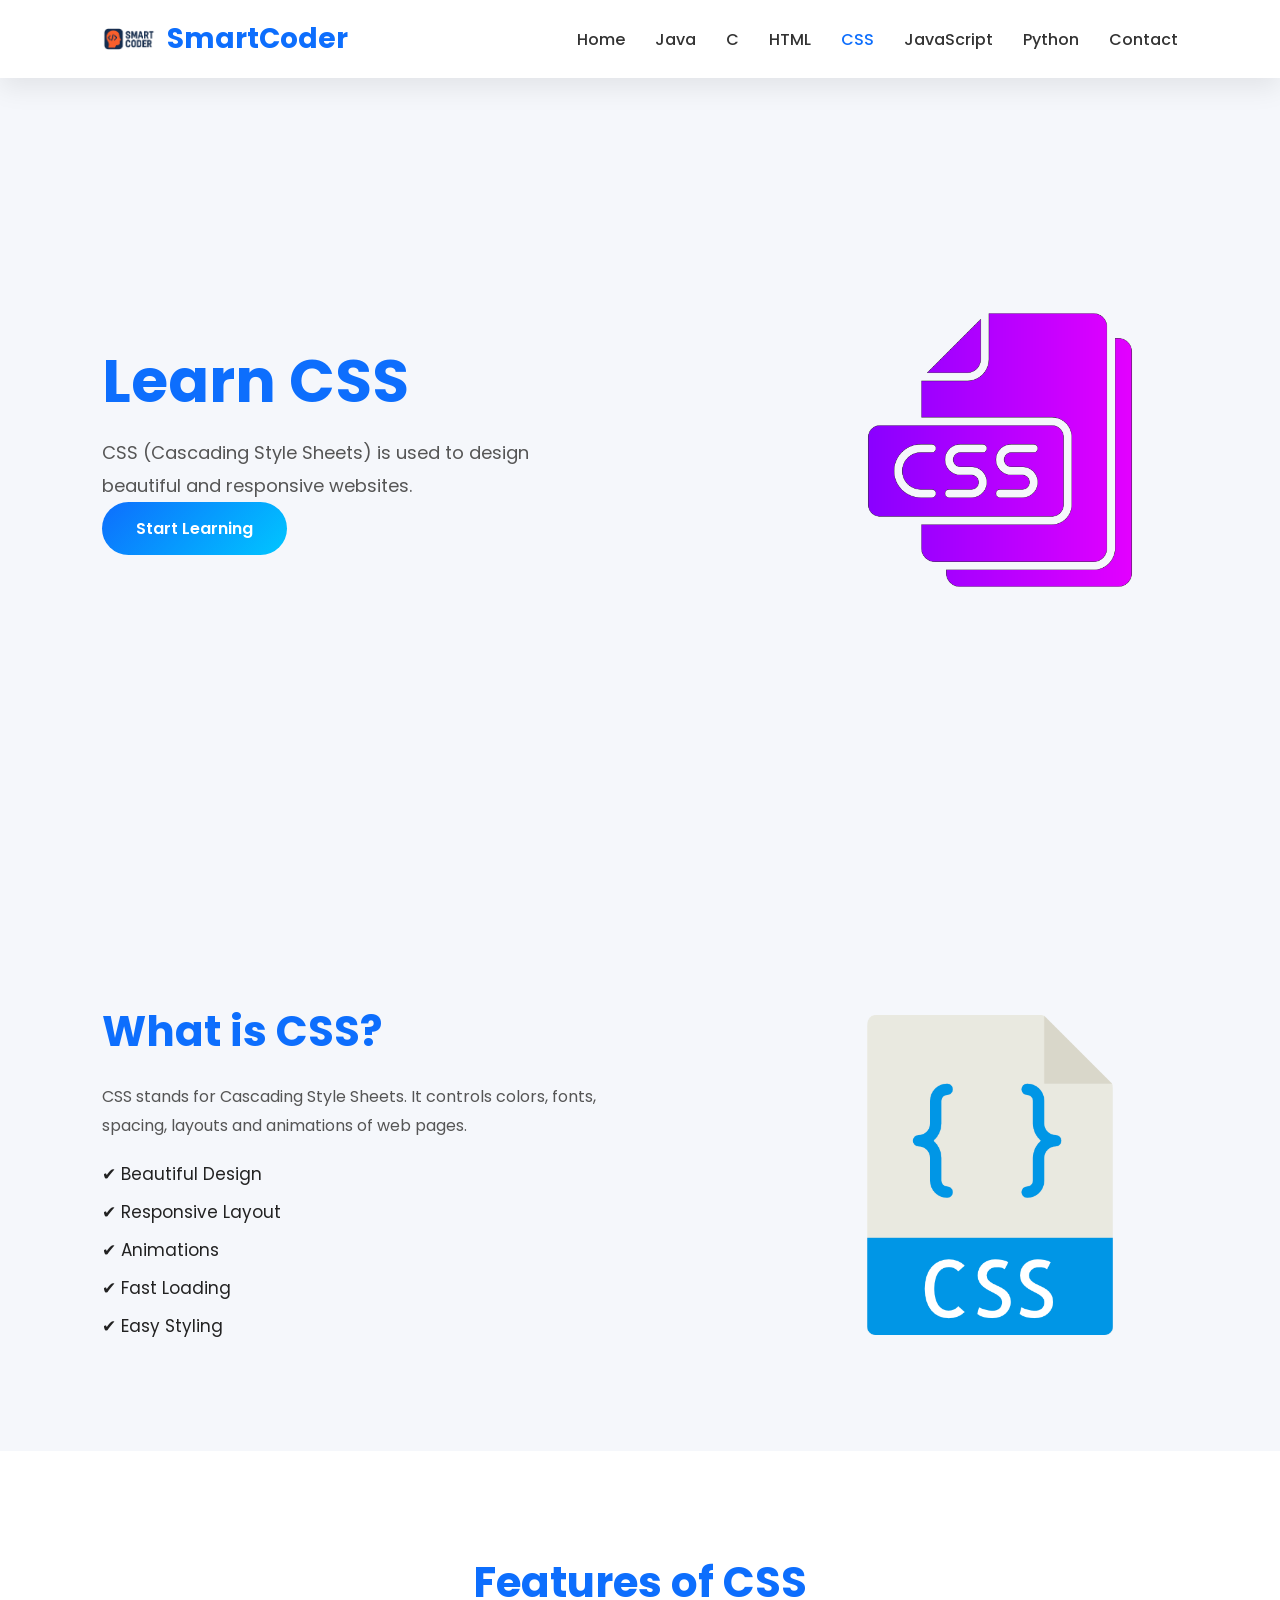
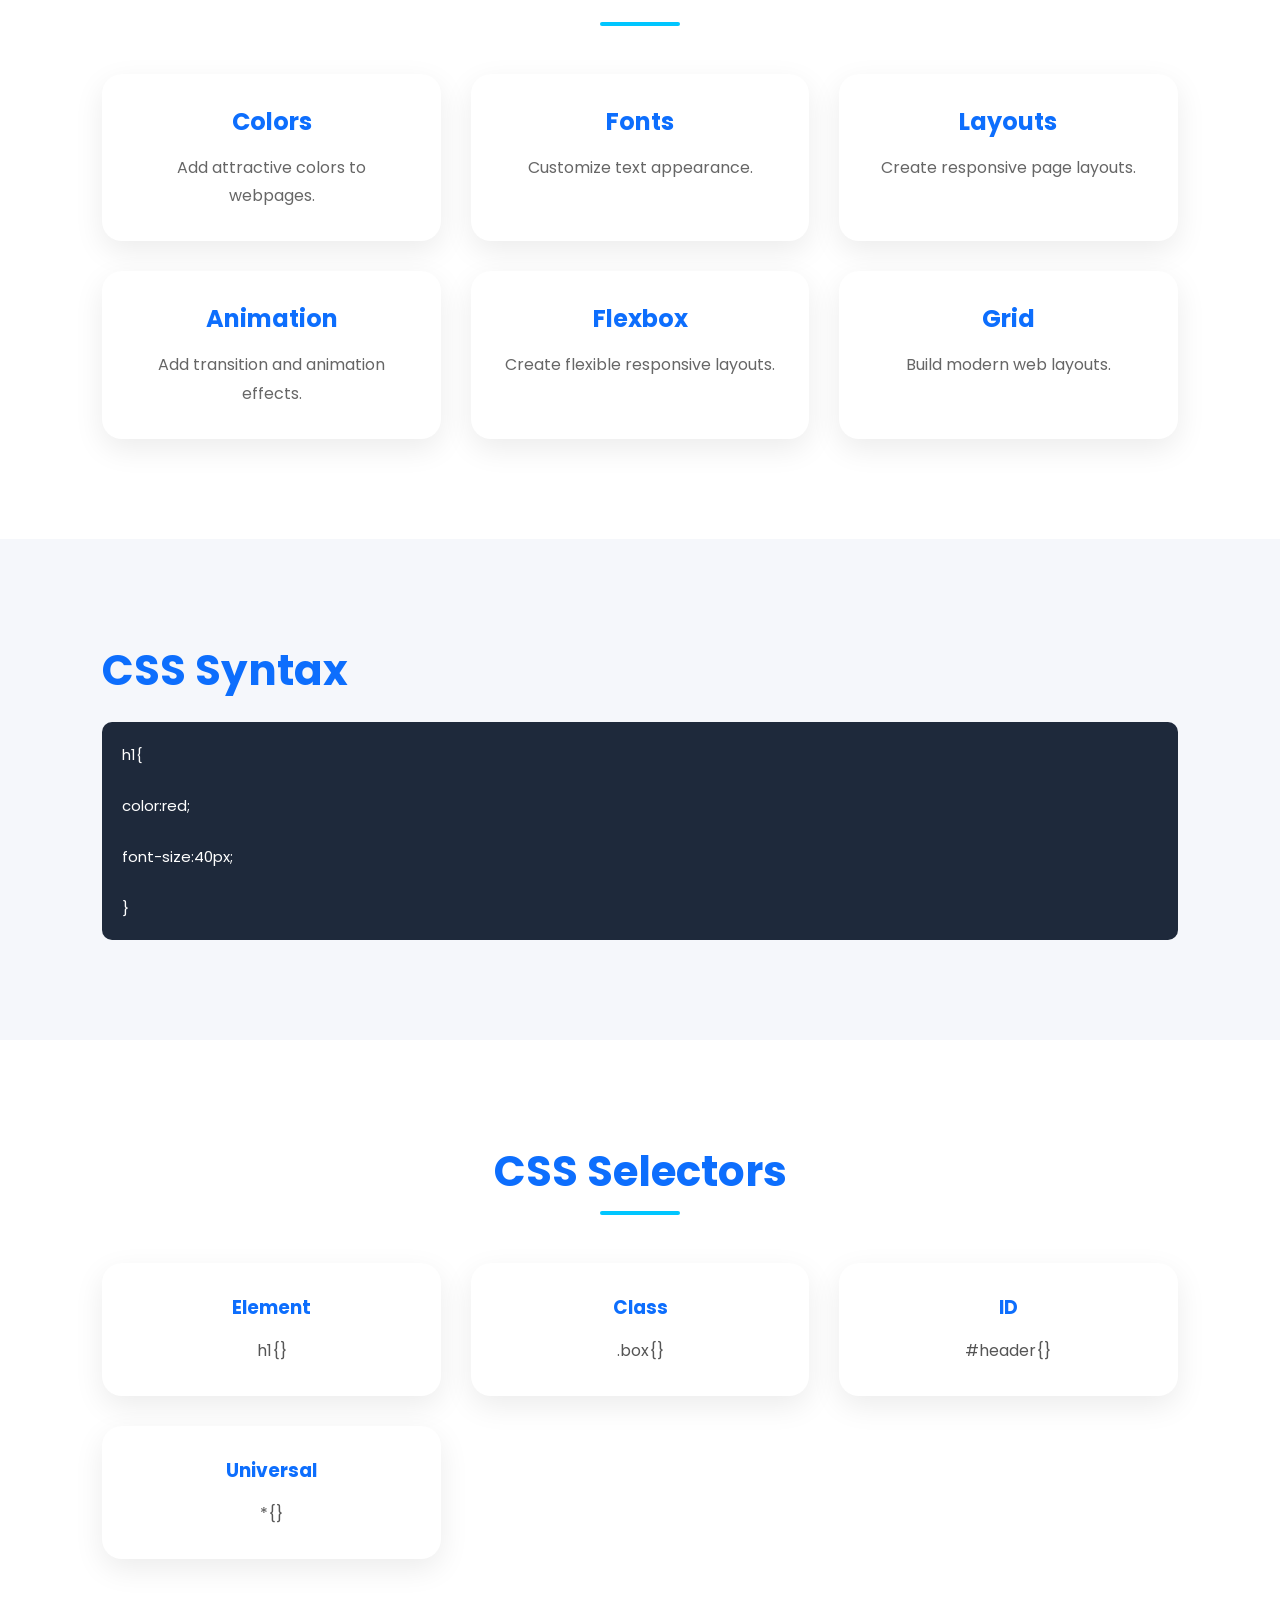
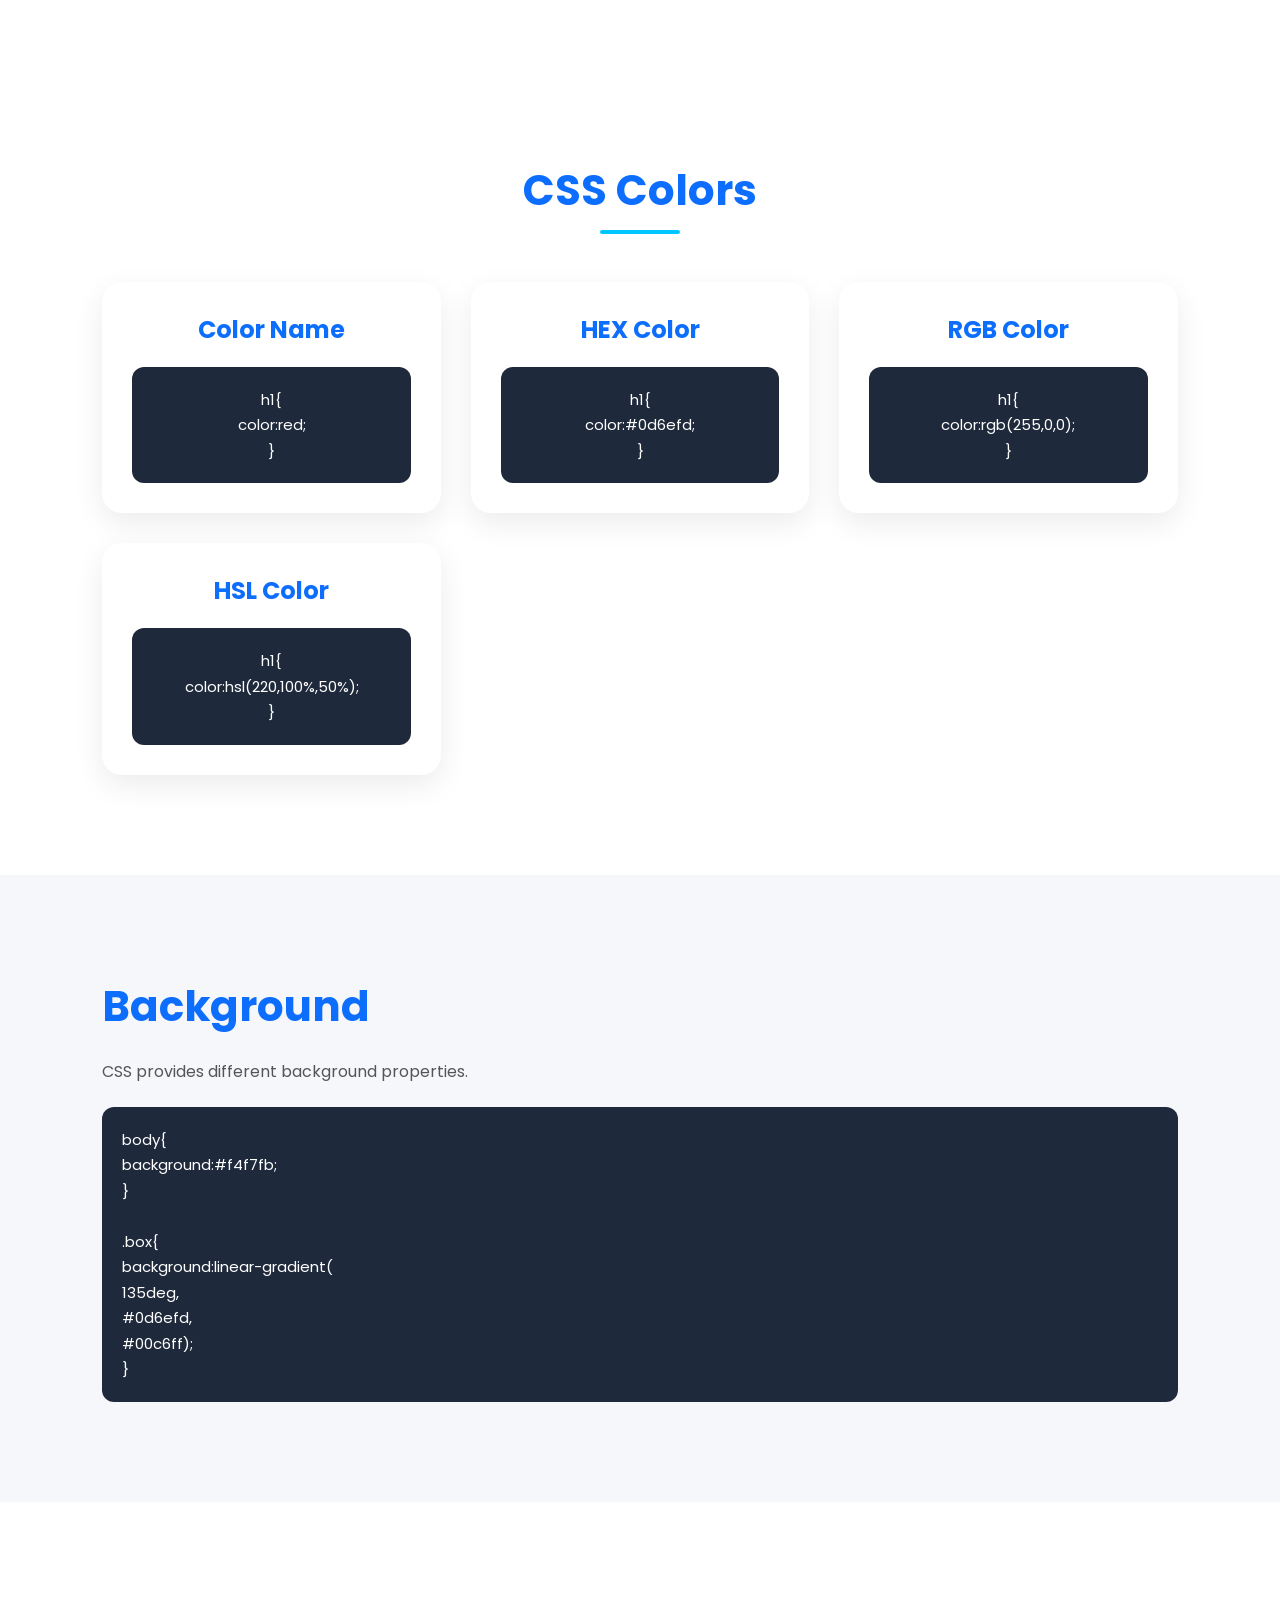
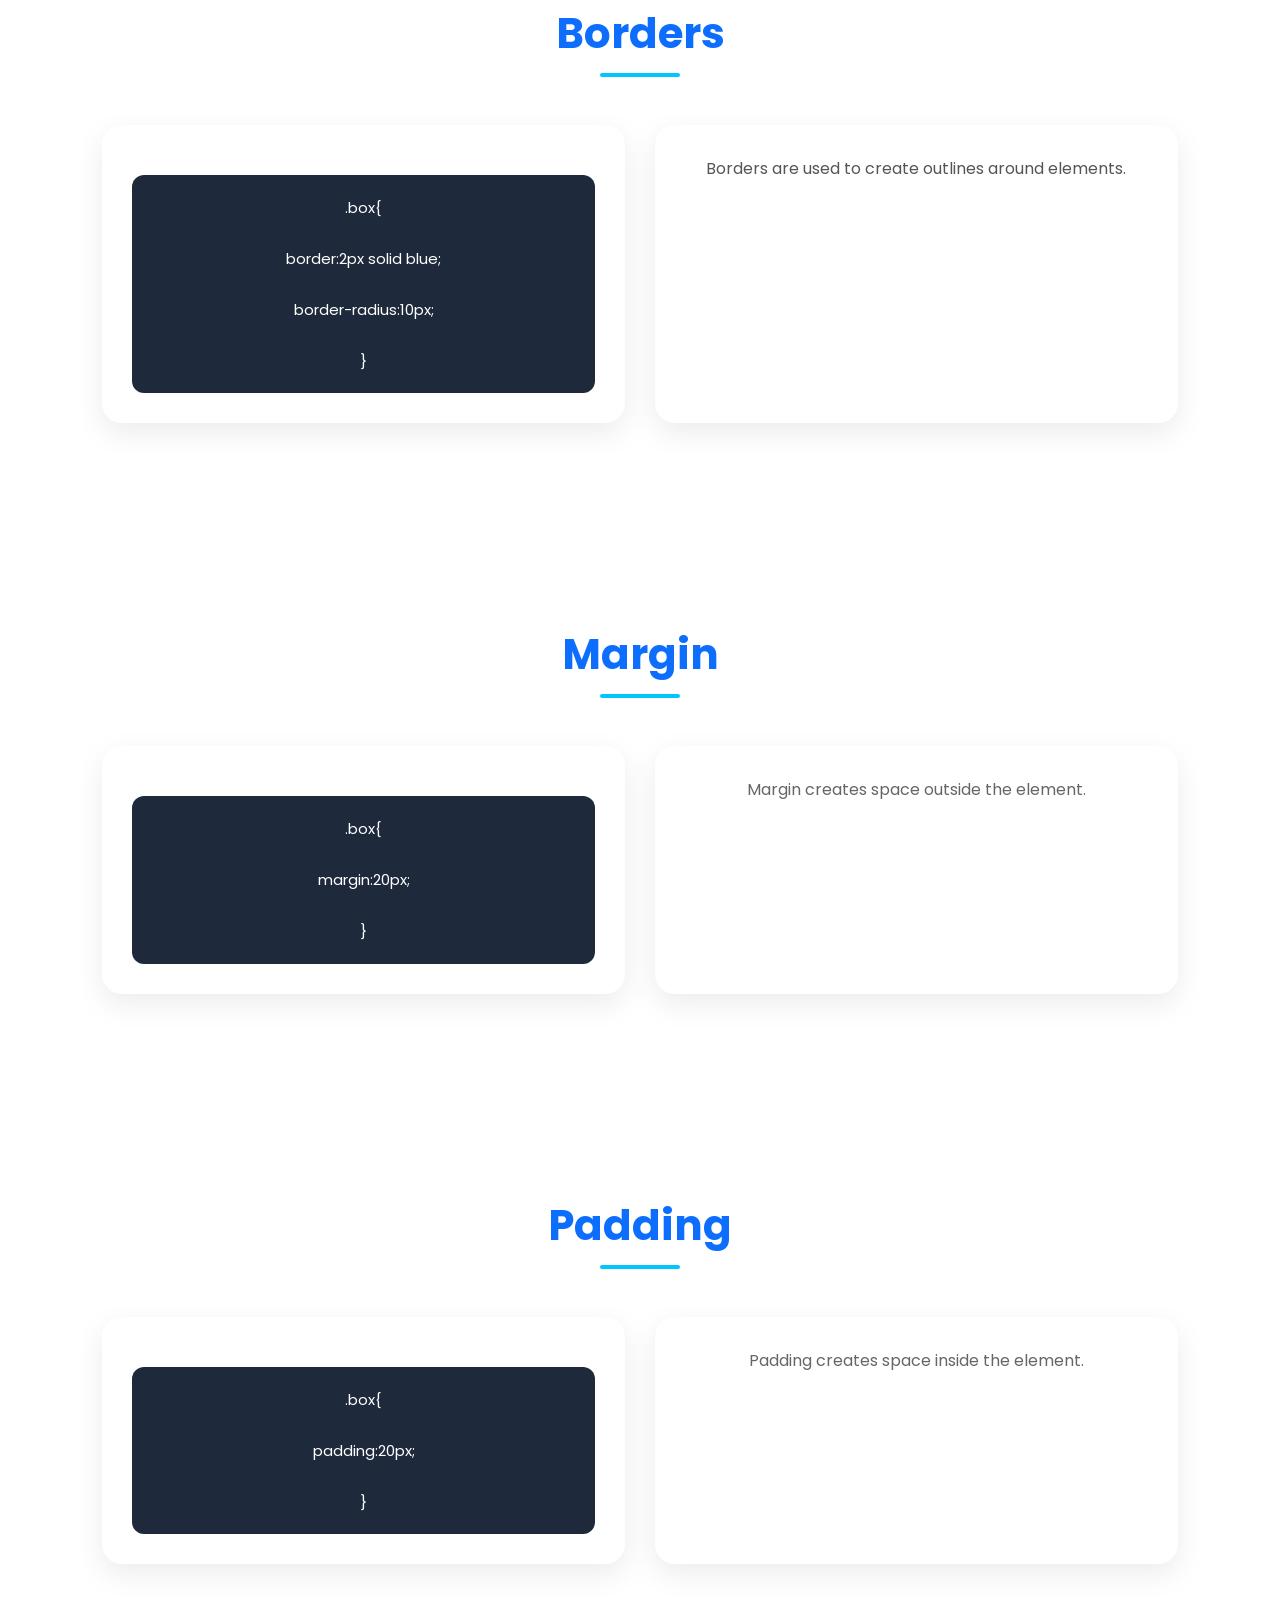
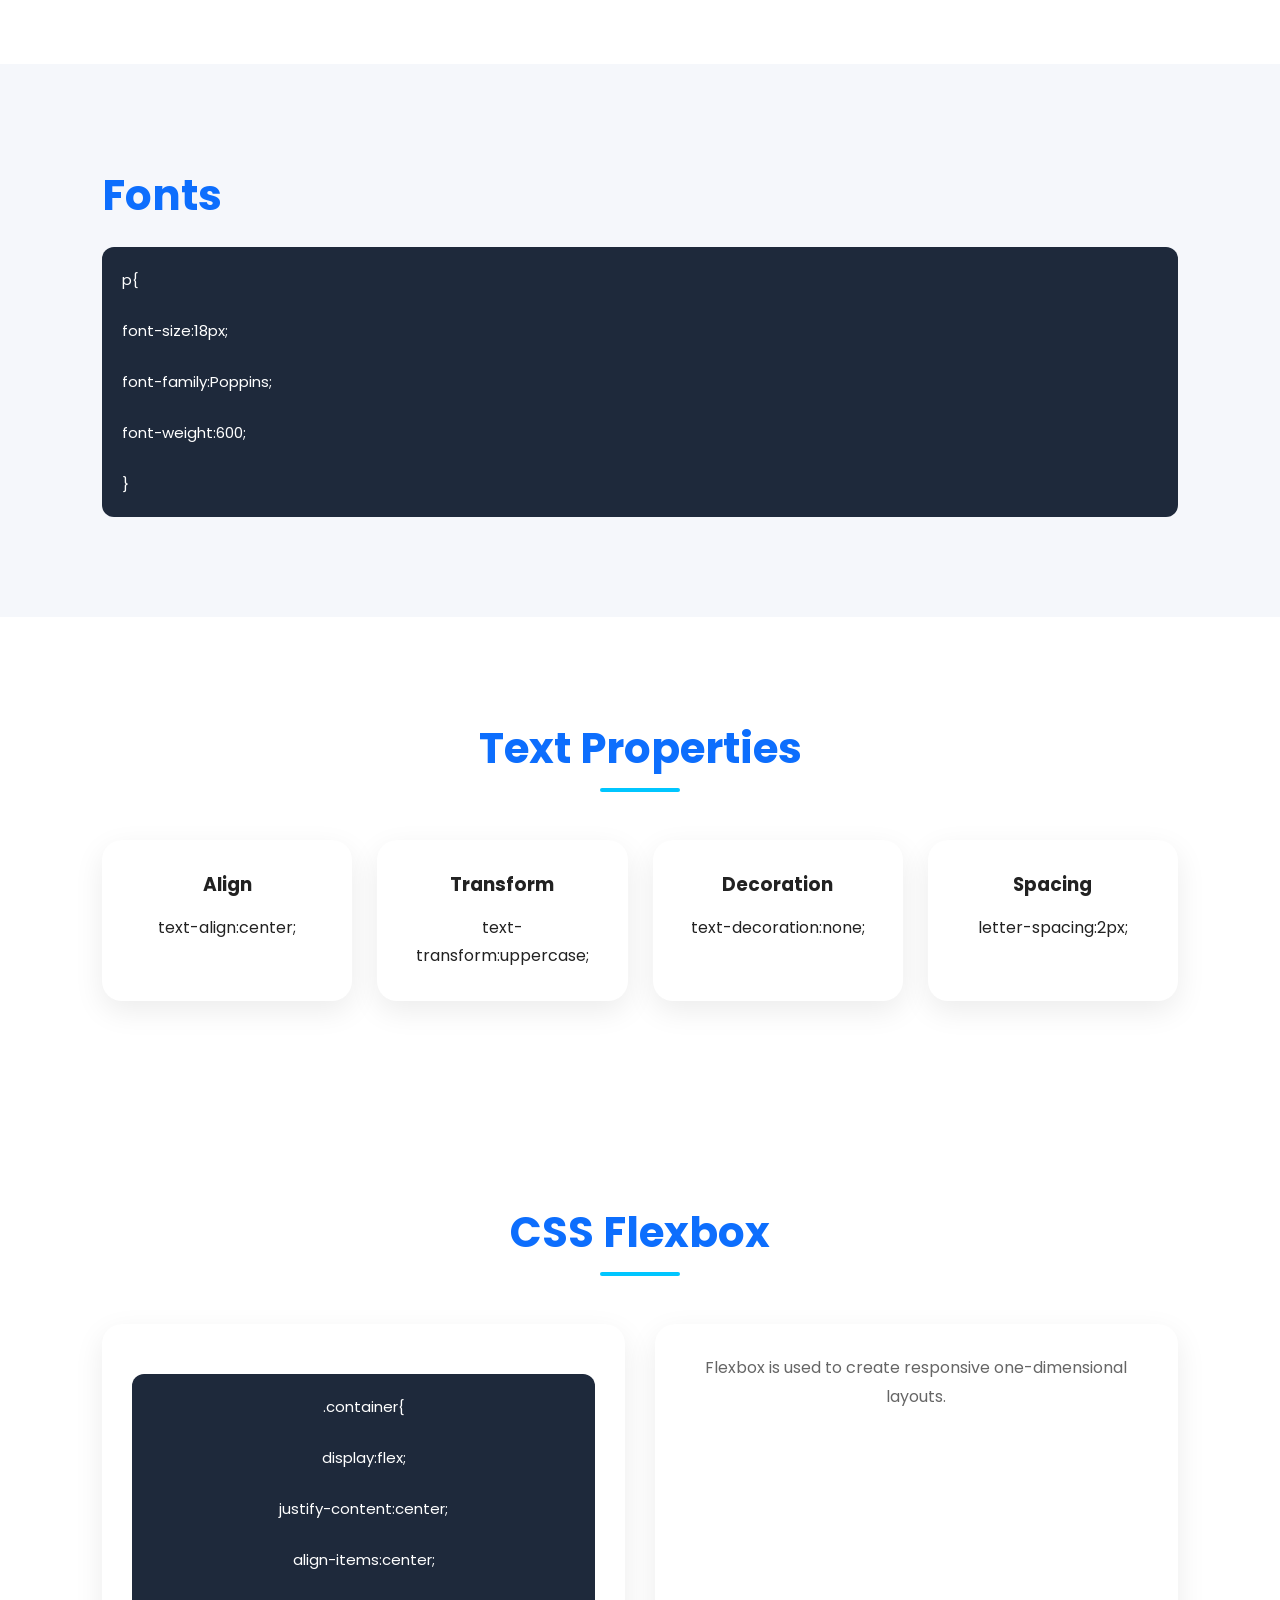
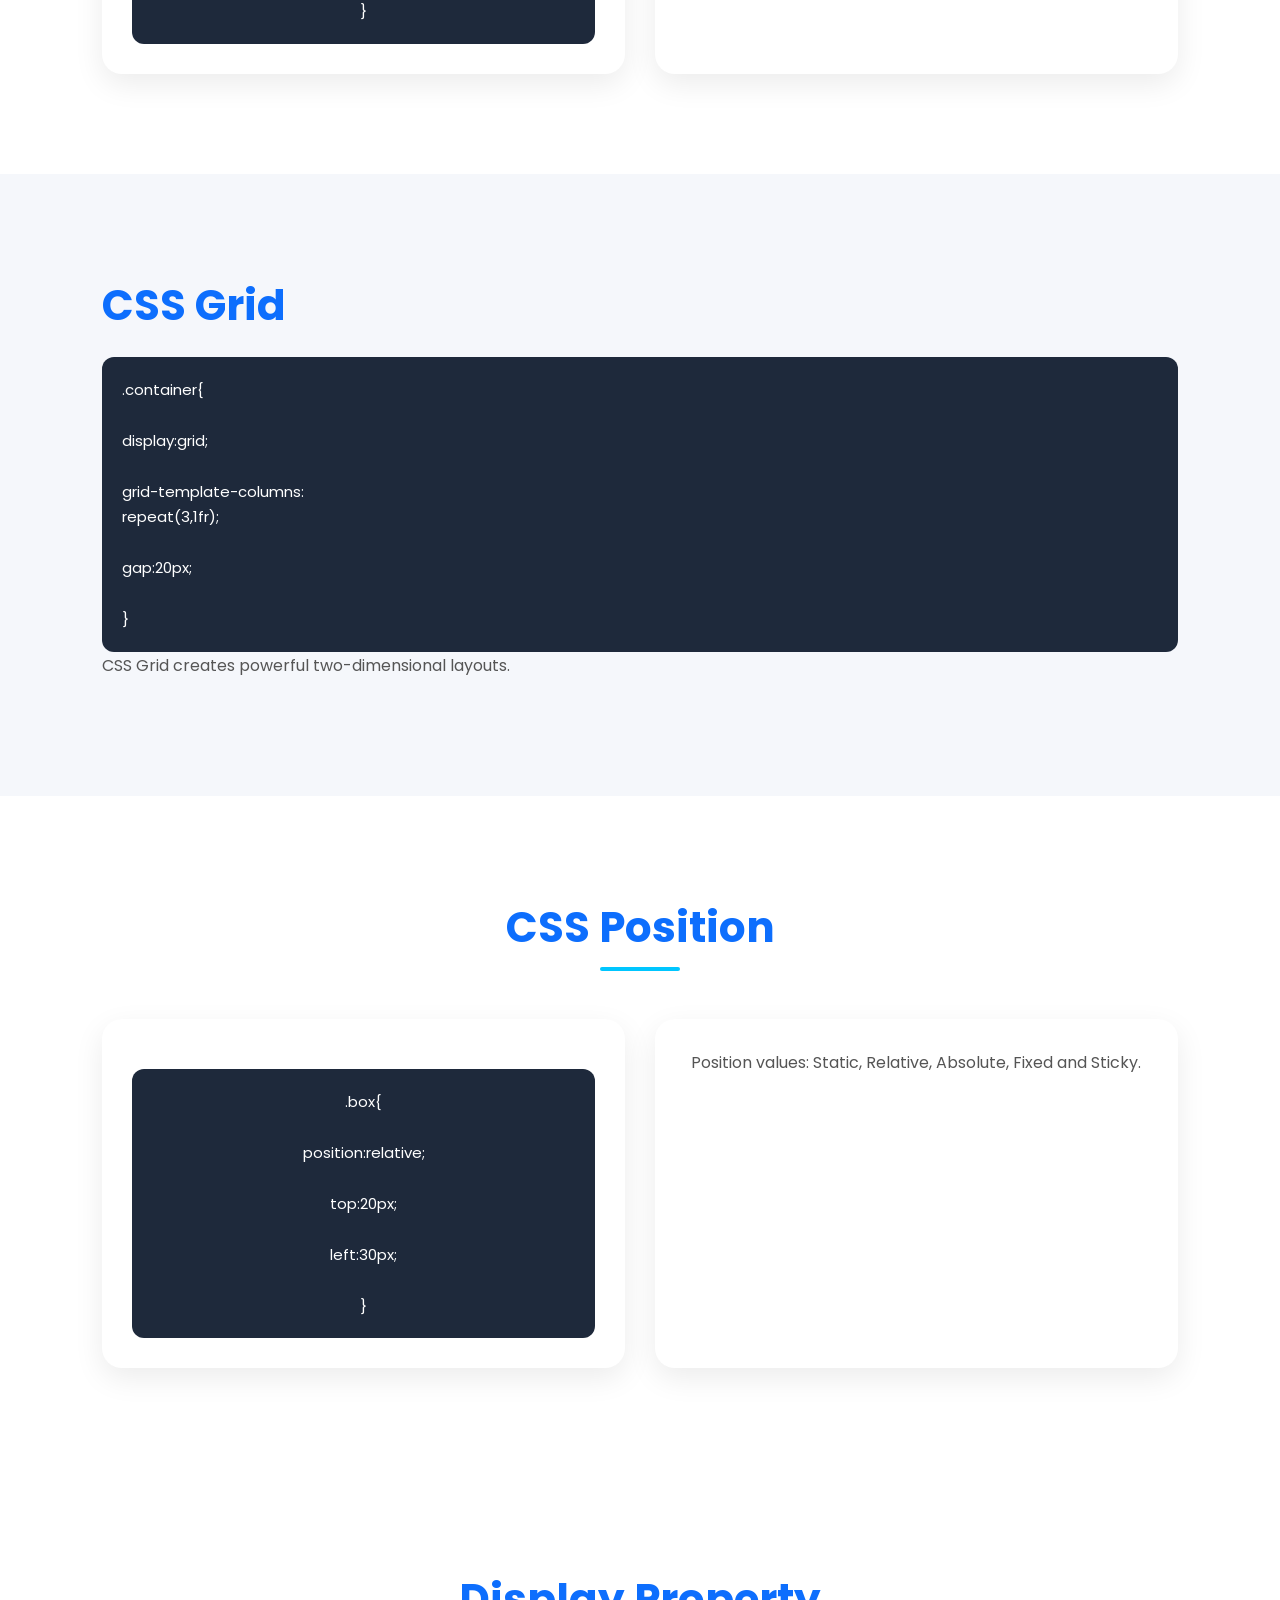
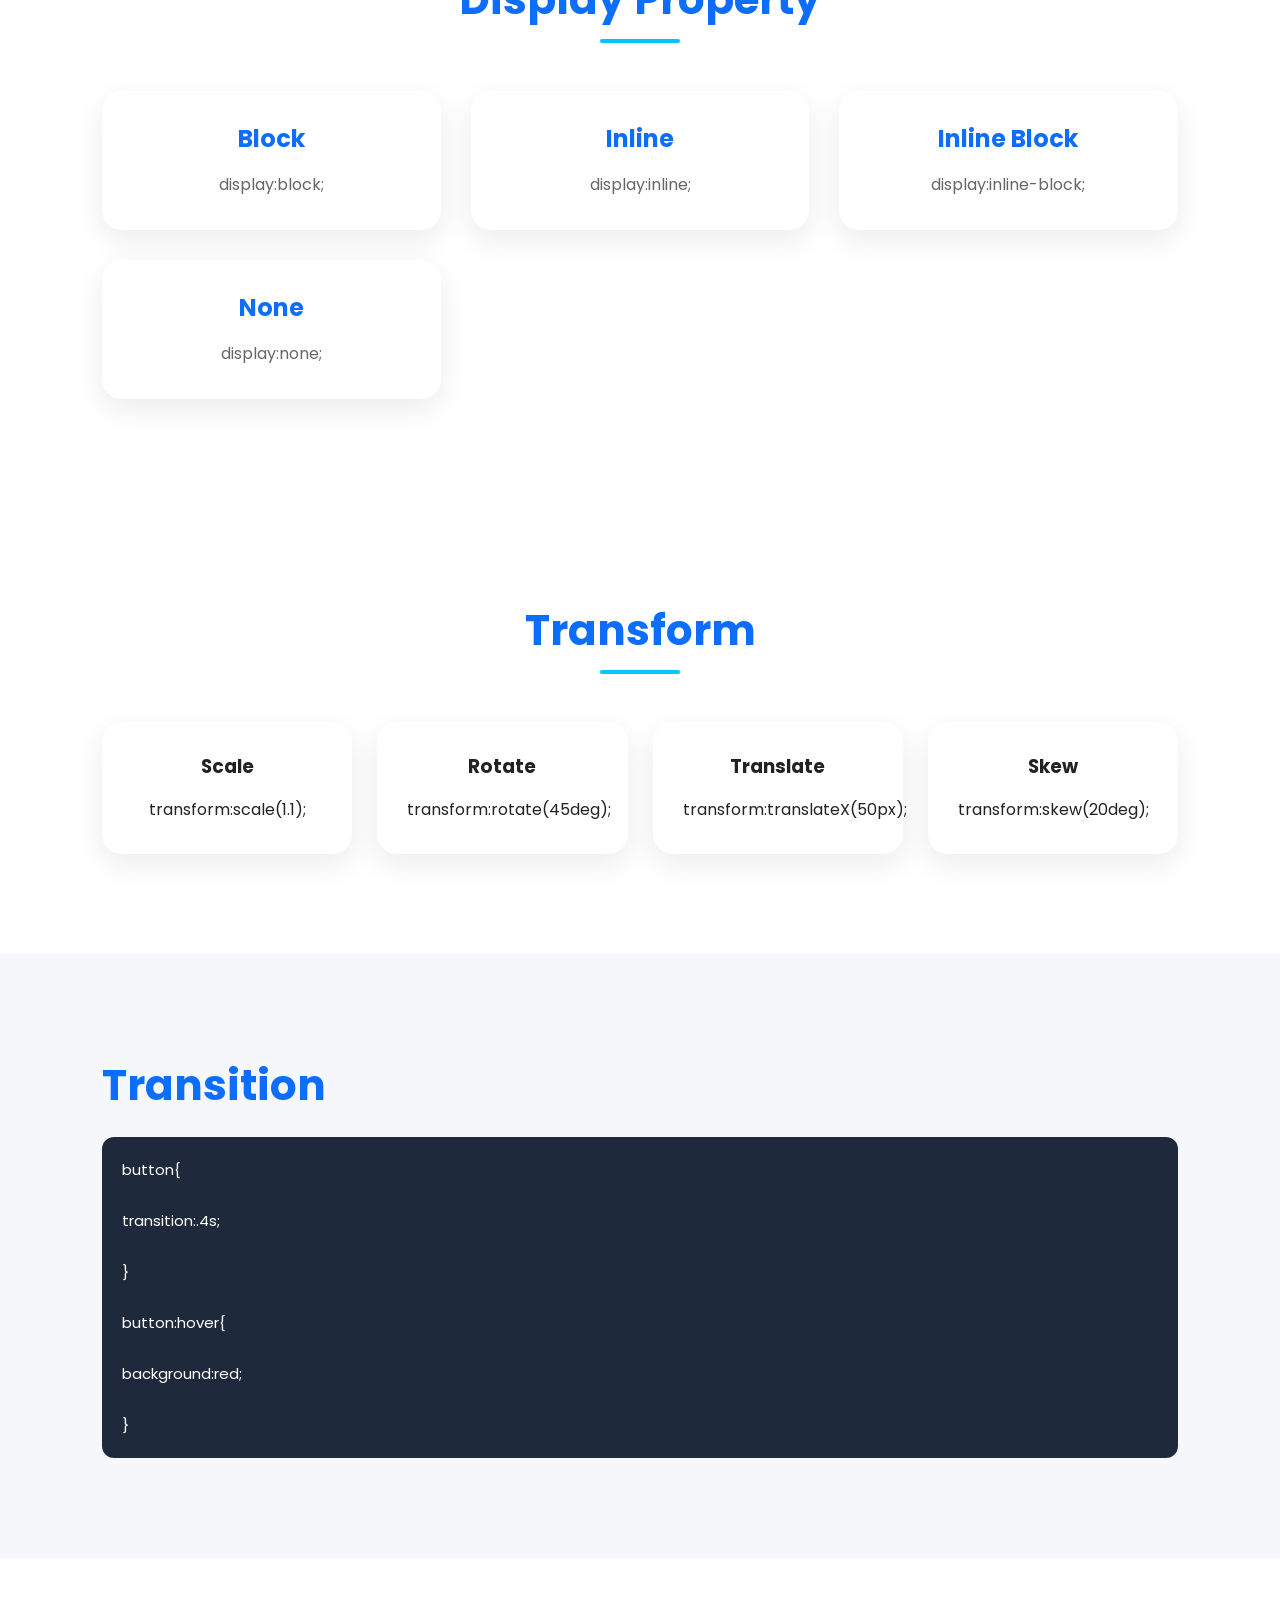
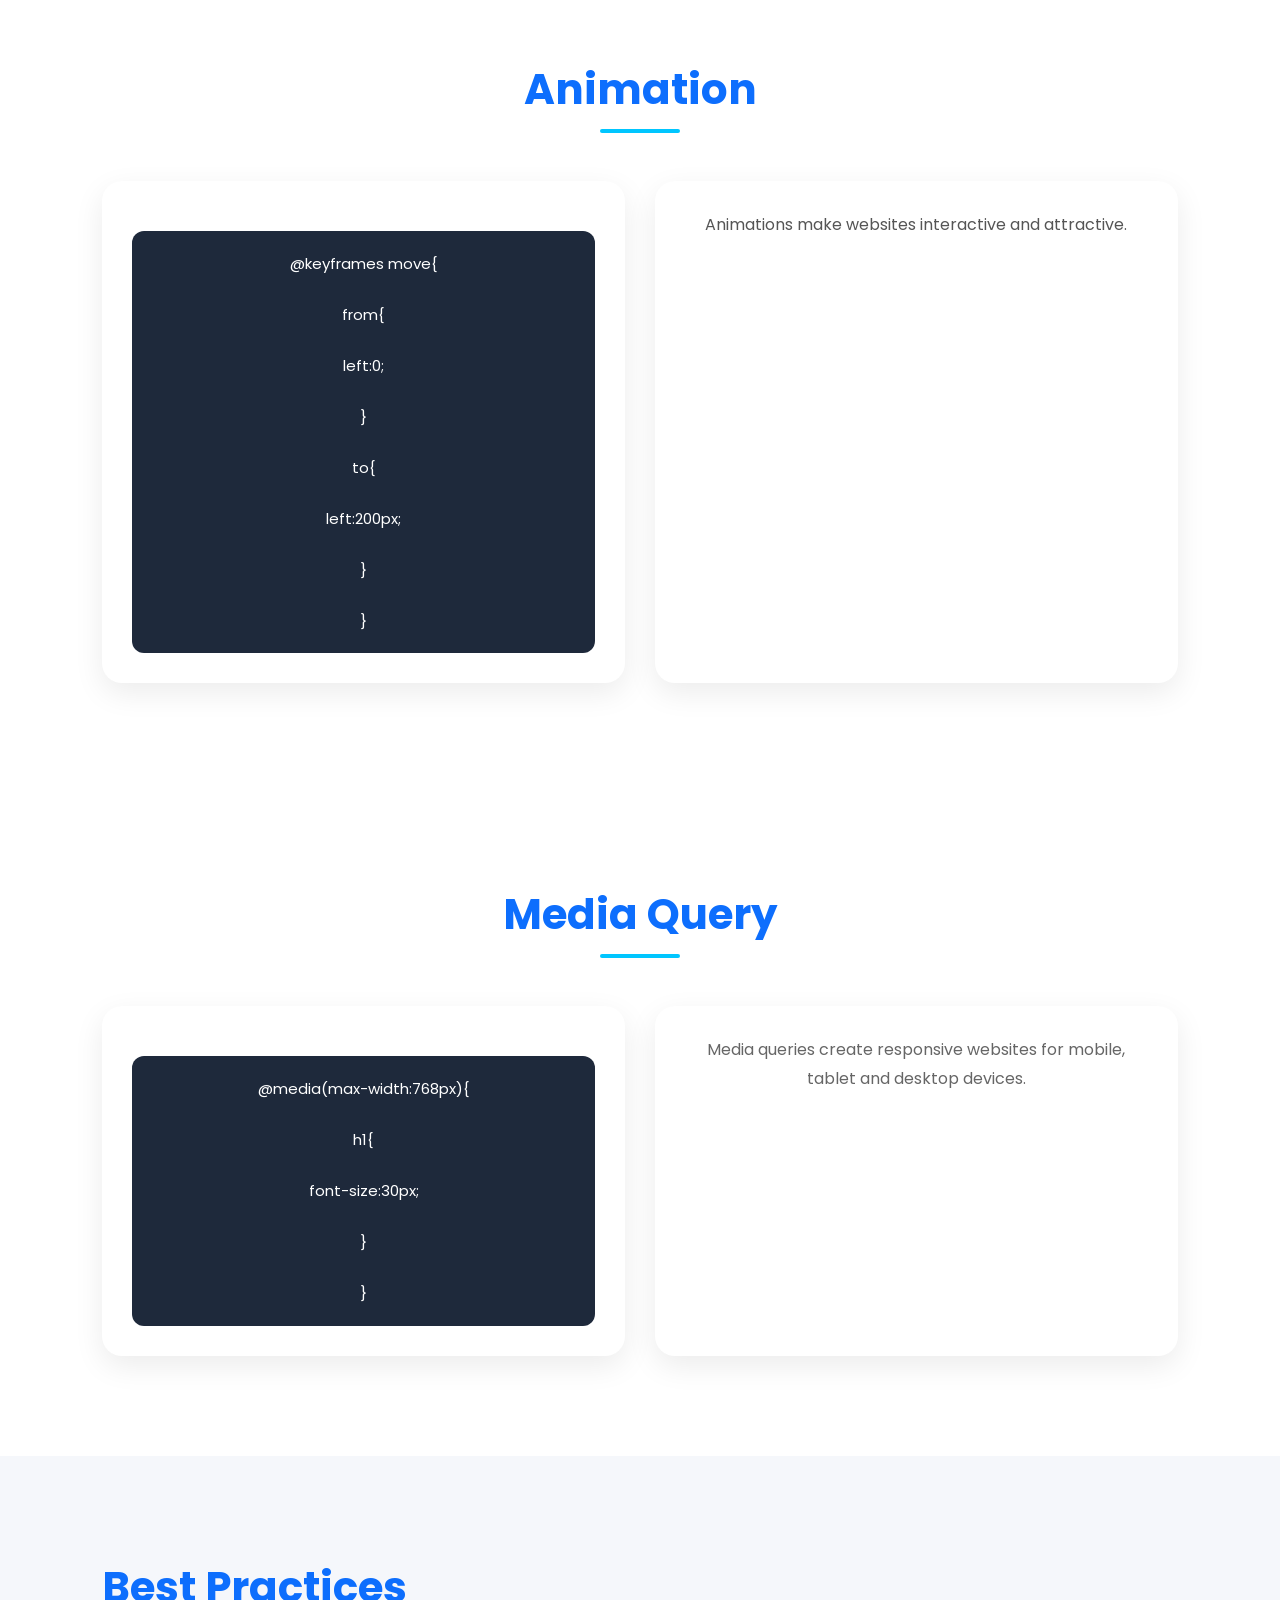
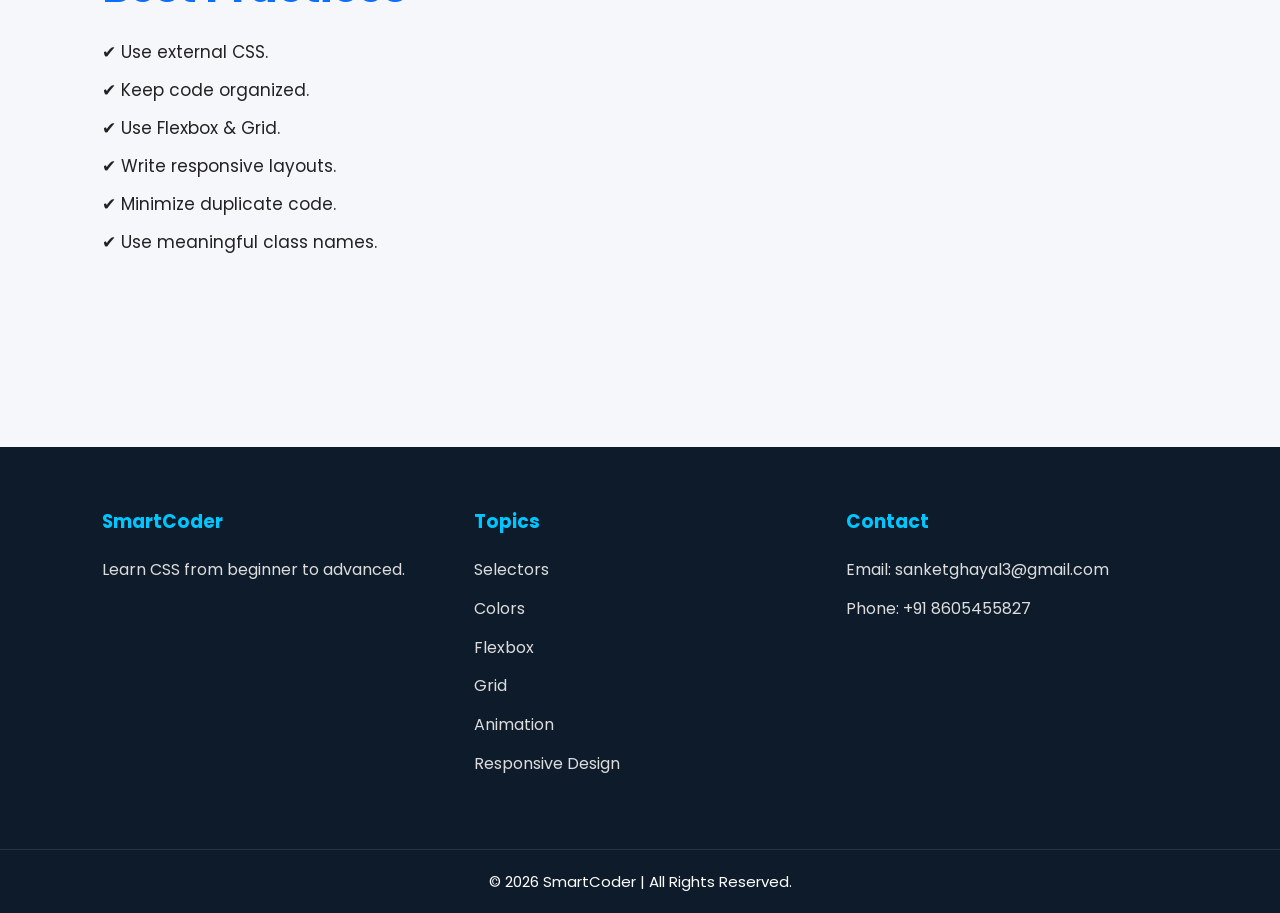
<file: css.html>
<!DOCTYPE html>
<html lang="en">

<head>

<meta charset="UTF-8">

<meta name="viewport" content="width=device-width, initial-scale=1.0">

<title>CSS Tutorial | SmartCoder</title>

<link rel="stylesheet" href="css/style.css">

<link href="https://fonts.googleapis.com/css2?family=Poppins:wght@300;400;500;600;700&display=swap" rel="stylesheet">

<link rel="stylesheet"
href="https://cdnjs.cloudflare.com/ajax/libs/font-awesome/6.6.0/css/all.min.css">

</head>

<body>

<header>

<nav class="navbar">

<div class="logo">

<img src="Images/logo1.png">

<h2>SmartCoder</h2>

</div>

<ul class="nav-links">

<li><a href="index.html">Home</a></li>

<li><a href="java.html">Java</a></li>

<li><a href="c.html">C</a></li>

<li><a href="ht.html">HTML</a></li>

<li><a href="css.html" class="active">CSS</a></li>

<li><a href="js.html">JavaScript</a></li>

<li><a href="python.html">Python</a></li>

<li><a href="contact.html">Contact</a></li>

</ul>

<div class="menu-btn">

<i class="fas fa-bars"></i>

</div>

</nav>

</header>

<!-- Hero -->

<section class="hero">

<div class="hero-text">

<h1>Learn CSS</h1>

<p>

CSS (Cascading Style Sheets) is used to design beautiful and responsive websites.

</p>

<a href="#intro" class="btn">

Start Learning

</a>

</div>

<div class="hero-image">

<img src="Images/css-1.png">

</div>

</section>

<!-- Introduction -->

<section id="intro" class="about">

<div class="container">

<div class="about-text">

<h2>What is CSS?</h2>

<p>

CSS stands for Cascading Style Sheets.

It controls colors, fonts, spacing, layouts and animations of web pages.

</p>

<ul>

<li>✔ Beautiful Design</li>

<li>✔ Responsive Layout</li>

<li>✔ Animations</li>

<li>✔ Fast Loading</li>

<li>✔ Easy Styling</li>

</ul>

</div>

<div class="about-image">

<img src="Images/css-2.png">

</div>

</div>

</section>

<!-- Features -->

<section class="courses">

<h2 class="section-title">

Features of CSS

</h2>

<div class="course-grid">

<div class="card">

<h3>Colors</h3>

<p>

Add attractive colors to webpages.

</p>

</div>

<div class="card">

<h3>Fonts</h3>

<p>

Customize text appearance.

</p>

</div>

<div class="card">

<h3>Layouts</h3>

<p>

Create responsive page layouts.

</p>

</div>

<div class="card">

<h3>Animation</h3>

<p>

Add transition and animation effects.

</p>

</div>

<div class="card">

<h3>Flexbox</h3>

<p>

Create flexible responsive layouts.

</p>

</div>

<div class="card">

<h3>Grid</h3>

<p>

Build modern web layouts.

</p>

</div>

</div>

</section>

<!-- CSS Syntax -->

<section class="about">

<div class="container">

<div class="about-text">

<h2>CSS Syntax</h2>

<pre style="background:#1e293b;color:white;padding:20px;border-radius:10px;">
h1{

color:red;

font-size:40px;

}
</pre>

</div>

</div>

</section>

<!-- Selectors -->

<section class="compiler">

<h2 class="section-title">

CSS Selectors

</h2>

<div class="compiler-grid">

<div class="compiler-card">

<h3>Element</h3>

<p>

h1{}

</p>

</div>

<div class="compiler-card">

<h3>Class</h3>

<p>

.box{}

</p>

</div>

<div class="compiler-card">

<h3>ID</h3>

<p>

#header{}

</p>

</div>

<div class="compiler-card">

<h3>Universal</h3>

<p>

*{}

</p>

</div>

</div>

</section>
<!-- ================= COLORS ================= -->

<section class="courses">

<h2 class="section-title">CSS Colors</h2>

<div class="course-grid">

<div class="card">
<h3>Color Name</h3>
<pre>
h1{
color:red;
}
</pre>
</div>

<div class="card">
<h3>HEX Color</h3>
<pre>
h1{
color:#0d6efd;
}
</pre>
</div>

<div class="card">
<h3>RGB Color</h3>
<pre>
h1{
color:rgb(255,0,0);
}
</pre>
</div>

<div class="card">
<h3>HSL Color</h3>
<pre>
h1{
color:hsl(220,100%,50%);
}
</pre>
</div>

</div>

</section>

<!-- ================= BACKGROUND ================= -->

<section class="about">

<div class="container">

<div class="about-text">

<h2>Background</h2>

<p>CSS provides different background properties.</p>

<pre>
body{
background:#f4f7fb;
}

.box{
background:linear-gradient(
135deg,
#0d6efd,
#00c6ff);
}
</pre>

</div>

</div>

</section>

<!-- ================= BORDER ================= -->

<section class="compiler">

<h2 class="section-title">

Borders

</h2>

<div class="compiler-grid">

<div class="compiler-card">

<pre>
.box{

border:2px solid blue;

border-radius:10px;

}
</pre>

</div>

<div class="compiler-card">

<p>

Borders are used to create outlines around elements.

</p>

</div>

</div>

</section>

<!-- ================= MARGIN ================= -->

<section class="courses">

<h2 class="section-title">

Margin

</h2>

<div class="course-grid">

<div class="card">

<pre>
.box{

margin:20px;

}
</pre>

</div>

<div class="card">

<p>

Margin creates space outside the element.

</p>

</div>

</div>

</section>

<!-- ================= PADDING ================= -->

<section class="courses">

<h2 class="section-title">

Padding

</h2>

<div class="course-grid">

<div class="card">

<pre>
.box{

padding:20px;

}
</pre>

</div>

<div class="card">

<p>

Padding creates space inside the element.

</p>

</div>

</div>

</section>

<!-- ================= FONT ================= -->

<section class="about">

<div class="container">

<div class="about-text">

<h2>Fonts</h2>

<pre>
p{

font-size:18px;

font-family:Poppins;

font-weight:600;

}
</pre>

</div>

</div>

</section>

<!-- ================= TEXT ================= -->

<section class="why">

<h2 class="section-title">

Text Properties

</h2>

<div class="why-grid">

<div class="why-card">

<h3>Align</h3>

<p>text-align:center;</p>

</div>

<div class="why-card">

<h3>Transform</h3>

<p>text-transform:uppercase;</p>

</div>

<div class="why-card">

<h3>Decoration</h3>

<p>text-decoration:none;</p>

</div>

<div class="why-card">

<h3>Spacing</h3>

<p>letter-spacing:2px;</p>

</div>

</div>

</section>
<!-- ================= FLEXBOX ================= -->

<section class="courses">

<h2 class="section-title">CSS Flexbox</h2>

<div class="course-grid">

<div class="card">

<pre>
.container{

display:flex;

justify-content:center;

align-items:center;

}
</pre>

</div>

<div class="card">

<p>
Flexbox is used to create responsive one-dimensional layouts.
</p>

</div>

</div>

</section>

<!-- ================= GRID ================= -->

<section class="about">

<div class="container">

<div class="about-text">

<h2>CSS Grid</h2>

<pre>
.container{

display:grid;

grid-template-columns:
repeat(3,1fr);

gap:20px;

}
</pre>

<p>

CSS Grid creates powerful two-dimensional layouts.

</p>

</div>

</div>

</section>

<!-- ================= POSITION ================= -->

<section class="compiler">

<h2 class="section-title">

CSS Position

</h2>

<div class="compiler-grid">

<div class="compiler-card">

<pre>
.box{

position:relative;

top:20px;

left:30px;

}
</pre>

</div>

<div class="compiler-card">

<p>

Position values:
Static, Relative, Absolute, Fixed and Sticky.

</p>

</div>

</div>

</section>

<!-- ================= DISPLAY ================= -->

<section class="courses">

<h2 class="section-title">

Display Property

</h2>

<div class="course-grid">

<div class="card">

<h3>Block</h3>

<p>display:block;</p>

</div>

<div class="card">

<h3>Inline</h3>

<p>display:inline;</p>

</div>

<div class="card">

<h3>Inline Block</h3>

<p>display:inline-block;</p>

</div>

<div class="card">

<h3>None</h3>

<p>display:none;</p>

</div>

</div>

</section>

<!-- ================= TRANSFORM ================= -->

<section class="why">

<h2 class="section-title">

Transform

</h2>

<div class="why-grid">

<div class="why-card">

<h3>Scale</h3>

<p>transform:scale(1.1);</p>

</div>

<div class="why-card">

<h3>Rotate</h3>

<p>transform:rotate(45deg);</p>

</div>

<div class="why-card">

<h3>Translate</h3>

<p>transform:translateX(50px);</p>

</div>

<div class="why-card">

<h3>Skew</h3>

<p>transform:skew(20deg);</p>

</div>

</div>

</section>

<!-- ================= TRANSITION ================= -->

<section class="about">

<div class="container">

<div class="about-text">

<h2>Transition</h2>

<pre>
button{

transition:.4s;

}

button:hover{

background:red;

}
</pre>

</div>

</div>

</section>

<!-- ================= ANIMATION ================= -->

<section class="compiler">

<h2 class="section-title">

Animation

</h2>

<div class="compiler-grid">

<div class="compiler-card">

<pre>
@keyframes move{

from{

left:0;

}

to{

left:200px;

}

}
</pre>

</div>

<div class="compiler-card">

<p>

Animations make websites interactive and attractive.

</p>

</div>

</div>

</section>

<!-- ================= MEDIA QUERY ================= -->

<section class="courses">

<h2 class="section-title">

Media Query

</h2>

<div class="course-grid">

<div class="card">

<pre>
@media(max-width:768px){

h1{

font-size:30px;

}

}
</pre>

</div>

<div class="card">

<p>

Media queries create responsive websites for mobile, tablet and desktop devices.

</p>

</div>

</div>

</section>

<!-- ================= BEST PRACTICES ================= -->

<section class="about">

<div class="container">

<div class="about-text">

<h2>Best Practices</h2>

<ul>

<li>✔ Use external CSS.</li>

<li>✔ Keep code organized.</li>

<li>✔ Use Flexbox & Grid.</li>

<li>✔ Write responsive layouts.</li>

<li>✔ Minimize duplicate code.</li>

<li>✔ Use meaningful class names.</li>

</ul>

</div>

</div>

</section>

<!-- ================= FOOTER ================= -->

<footer>

<div class="footer-container">

<div>

<h3>SmartCoder</h3>

<p>Learn CSS from beginner to advanced.</p>

</div>

<div>

<h3>Topics</h3>

<ul>

<li>Selectors</li>

<li>Colors</li>

<li>Flexbox</li>

<li>Grid</li>

<li>Animation</li>

<li>Responsive Design</li>

</ul>

</div>

<div>

<h3>Contact</h3>

<p>Email: sanketghayal3@gmail.com</p>

<p>Phone: +91 8605455827</p>

</div>

</div>

<div class="copyright">

© 2026 SmartCoder | All Rights Reserved.

</div>

</footer>

<script src="js/script.js"></script>

</body>
</html>
</file>
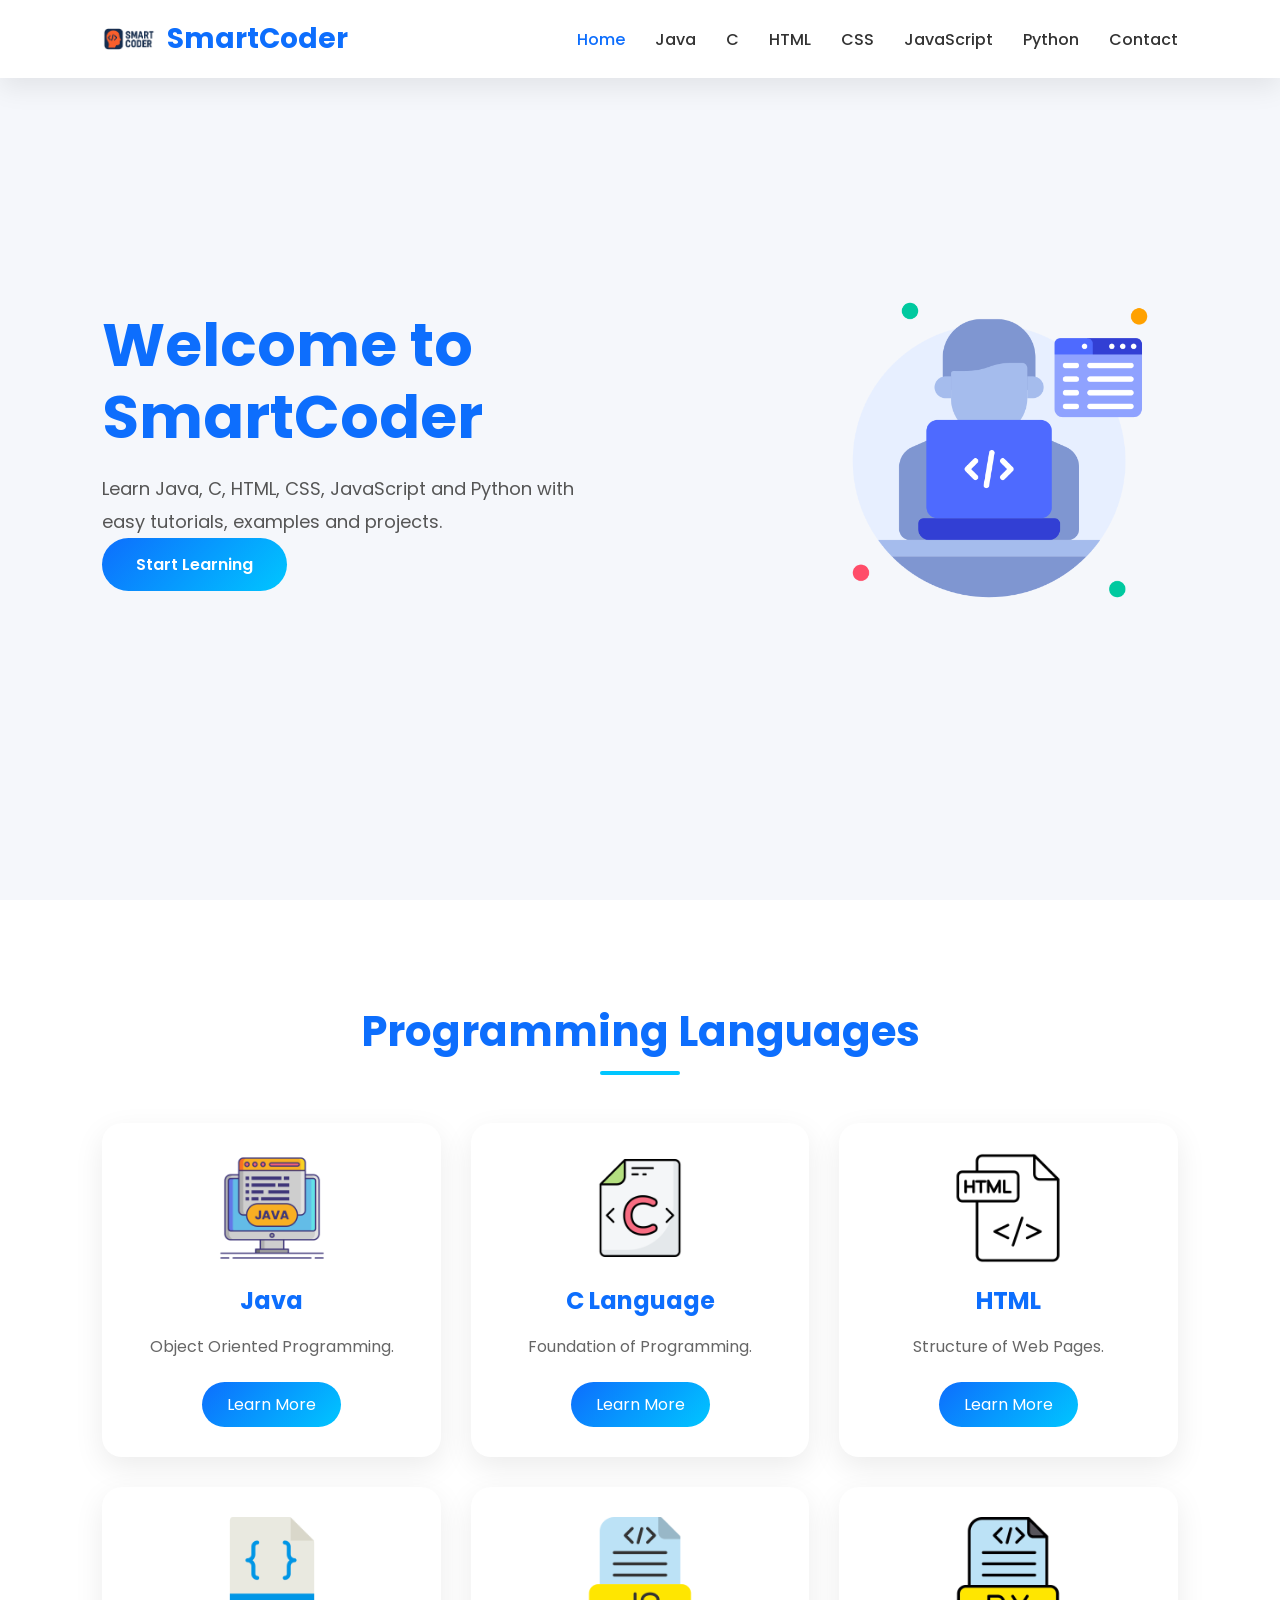
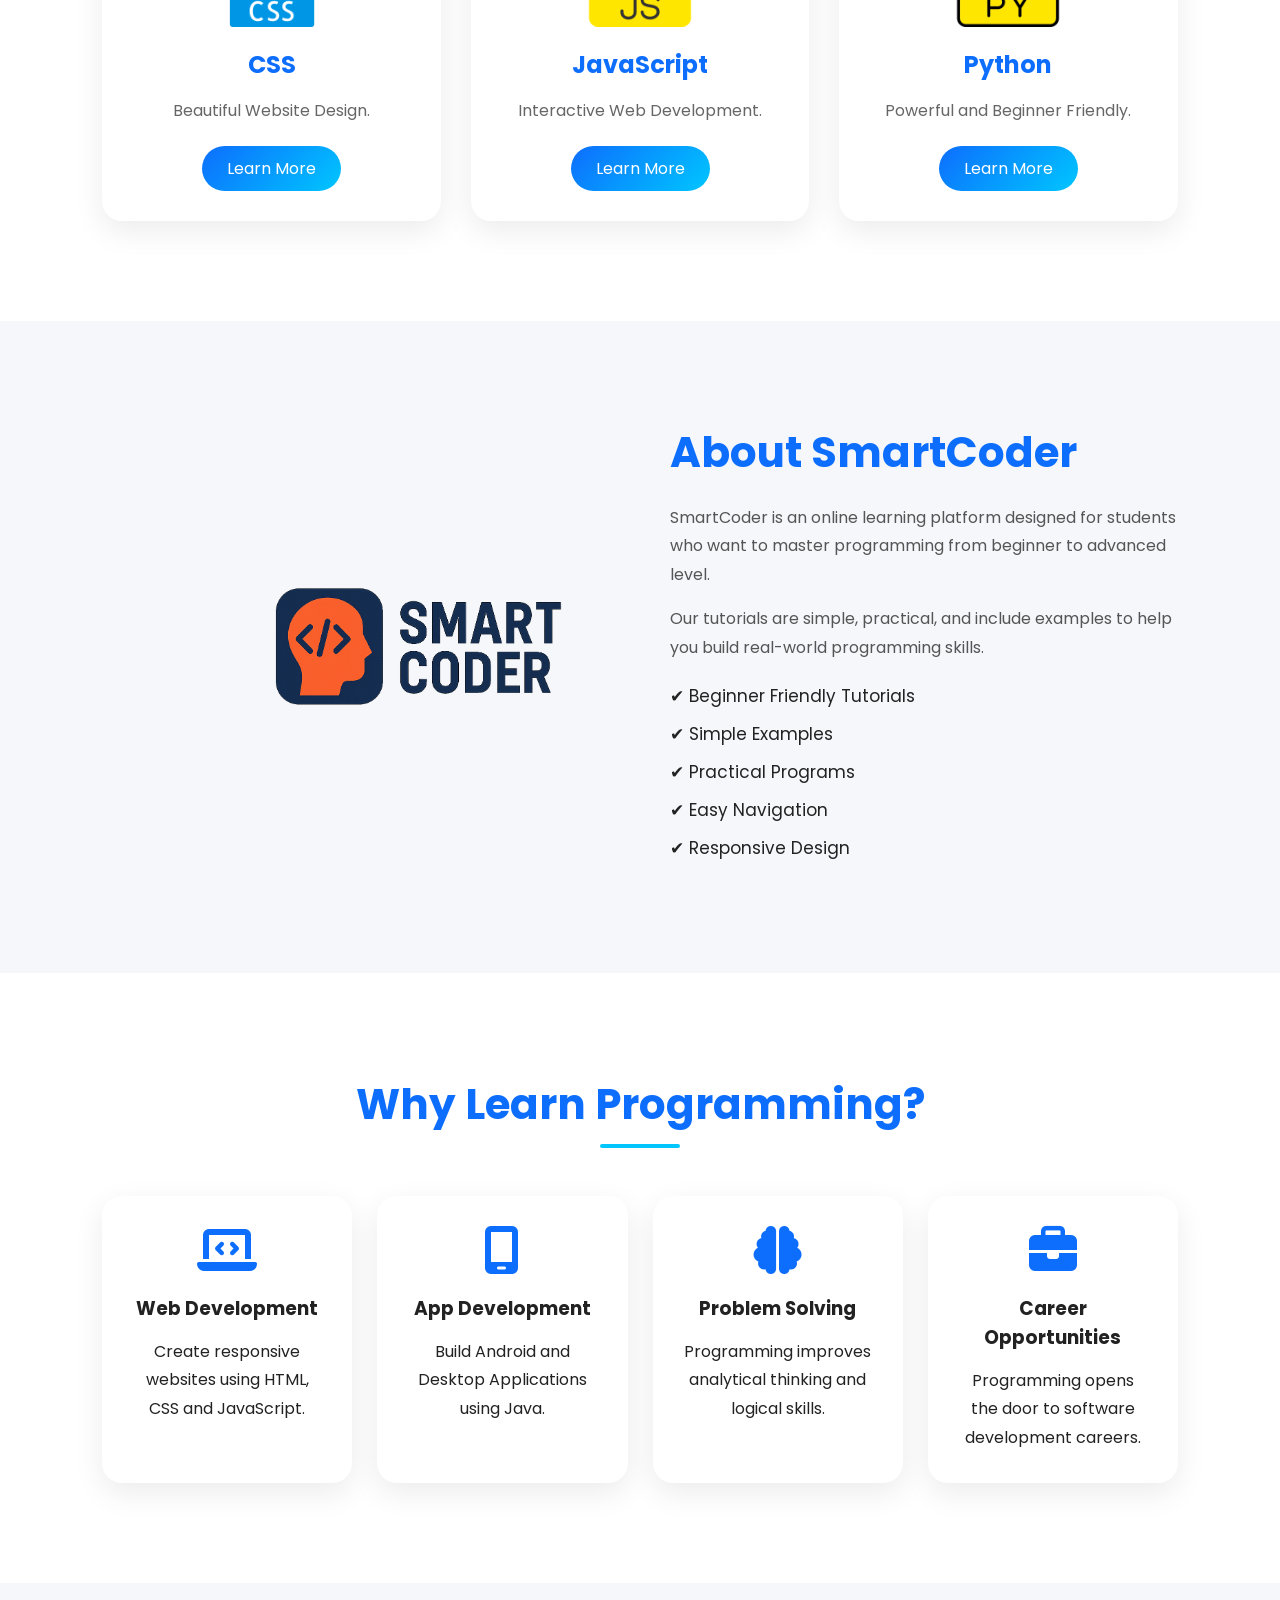
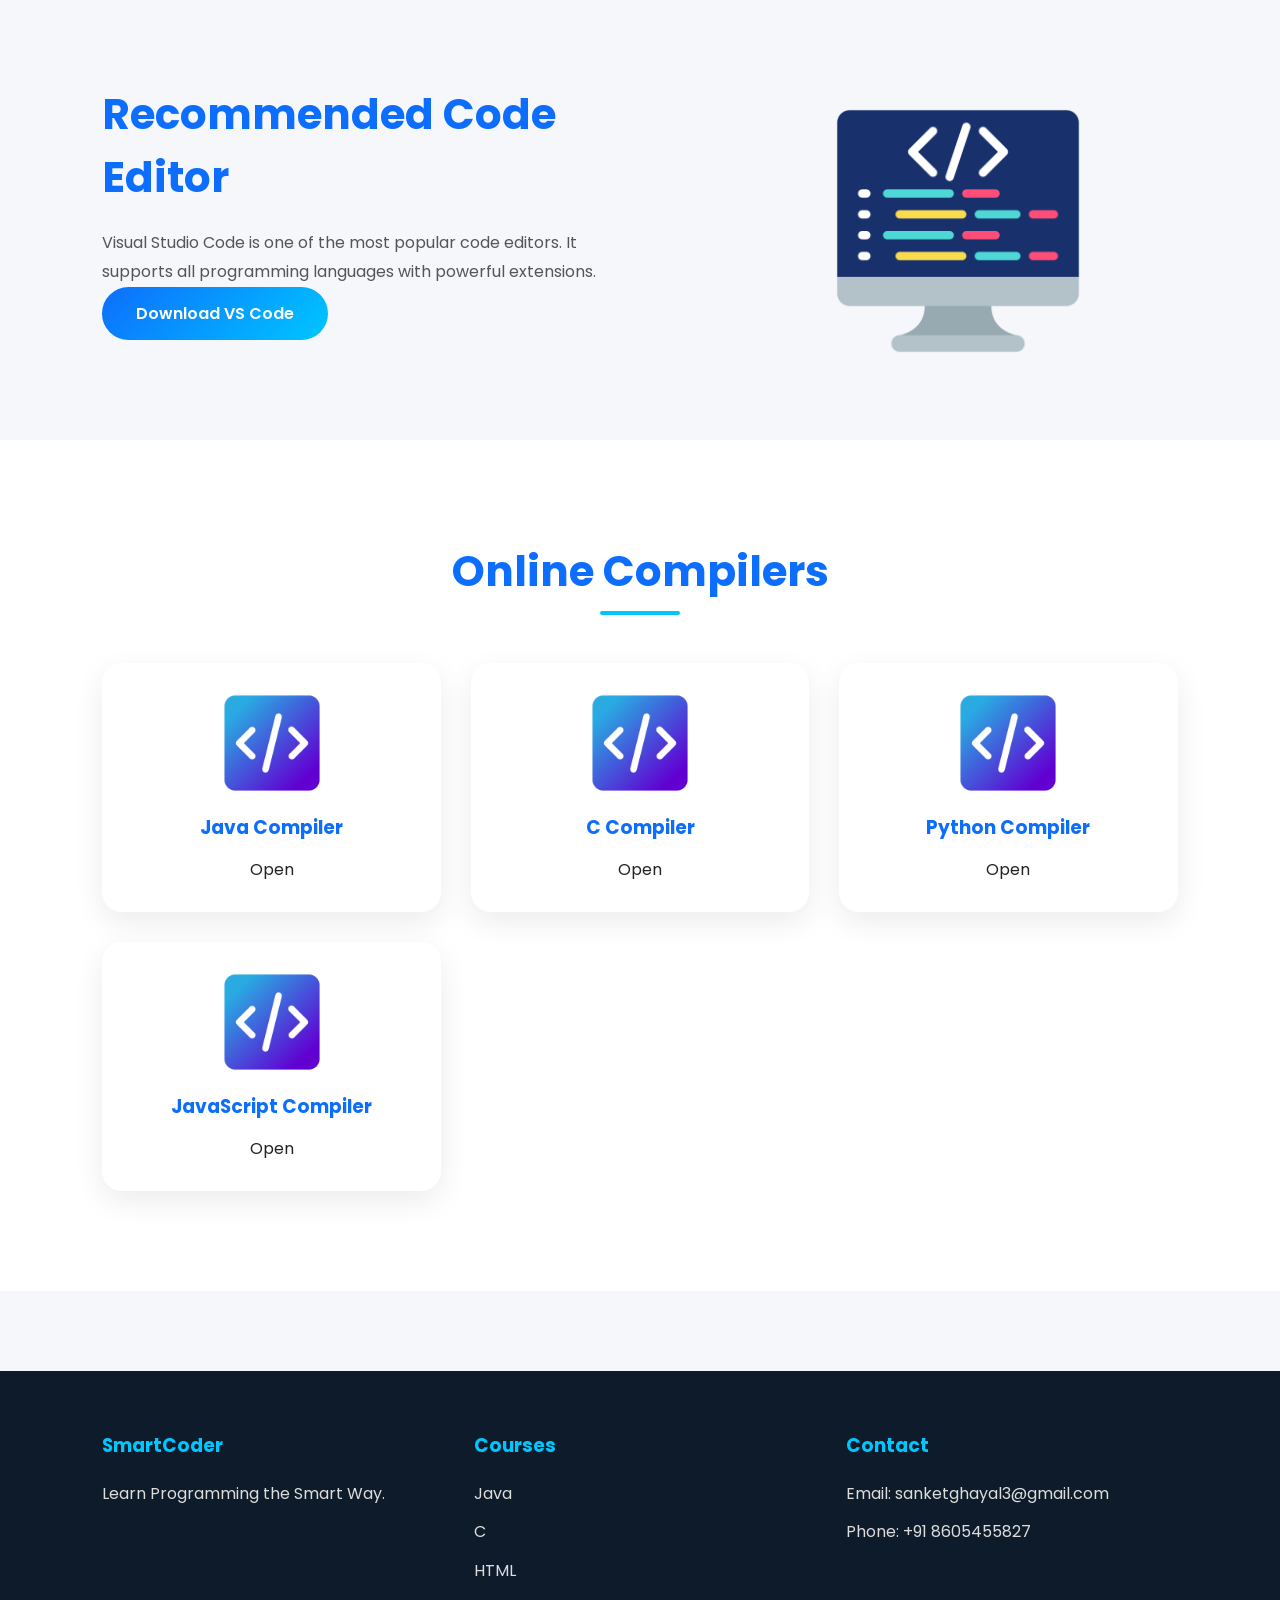
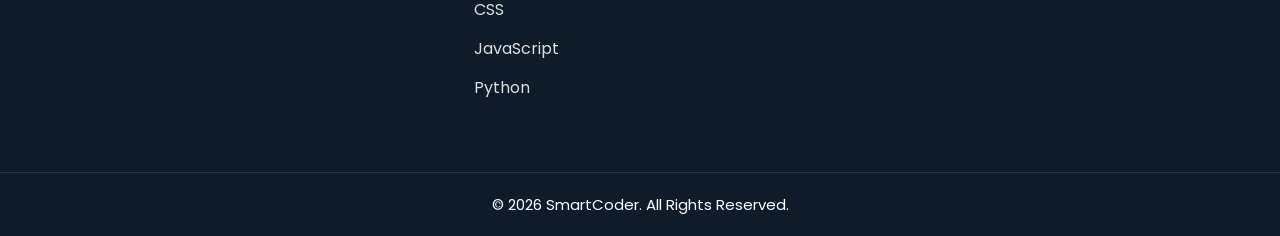
<file: home.html>
<!DOCTYPE html>
<html lang="en">

<head>
    <meta charset="UTF-8">
    <meta name="viewport" content="width=device-width, initial-scale=1.0">
    <title>SmartCoder - Learn Programming</title>

    <link rel="preconnect" href="https://fonts.googleapis.com">
    <link rel="preconnect" href="https://fonts.gstatic.com" crossorigin>

    <link href="https://fonts.googleapis.com/css2?family=Poppins:wght@300;400;500;600;700&display=swap"
        rel="stylesheet">

    <link rel="stylesheet" href="css/style.css">

    <link rel="stylesheet"
        href="https://cdnjs.cloudflare.com/ajax/libs/font-awesome/6.6.0/css/all.min.css">
</head>

<body>

<header>

<nav class="navbar">

<div class="logo">

<img src="Images/logo1.png" alt="Logo">

<h2>SmartCoder</h2>

</div>

<ul class="nav-links">

<li><a href="home.html" class="active">Home</a></li>
<li><a href="java.html">Java</a></li>
<li><a href="c.html">C</a></li>
<li><a href="ht.html">HTML</a></li>
<li><a href="css.html">CSS</a></li>
<li><a href="js.html">JavaScript</a></li>
<li><a href="python.html">Python</a></li>
<li><a href="contact.html">Contact</a></li>

</ul>

<div class="menu-btn">
<i class="fas fa-bars"></i>
</div>

</nav>

</header>

<section class="hero">

<div class="hero-text">

<h1>Welcome to SmartCoder</h1>

<p>

Learn Java, C, HTML, CSS, JavaScript and Python with
easy tutorials, examples and projects.

</p>

<a href="#courses" class="btn">

Start Learning

</a>

</div>

<div class="hero-image">

<img src="Images/home-1.png" alt="Programming">

</div>

</section>

<section id="courses" class="courses">

<h2 class="section-title">

Programming Languages

</h2>

<div class="course-grid">

<div class="card">

<img src="Images/java-1.png">

<h3>Java</h3>

<p>

Object Oriented Programming.

</p>

<a href="java.html">Learn More</a>

</div>

<div class="card">

<img src="Images/c-2.png">

<h3>C Language</h3>

<p>

Foundation of Programming.

</p>

<a href="c.html">Learn More</a>

</div>

<div class="card">

<img src="Images/html-2.png">

<h3>HTML</h3>

<p>

Structure of Web Pages.

</p>

<a href="ht.html">Learn More</a>

</div>

<div class="card">

<img src="Images/css-2.png">

<h3>CSS</h3>

<p>

Beautiful Website Design.

</p>

<a href="css.html">Learn More</a>

</div>

<div class="card">

<img src="Images/js-file-2.png">

<h3>JavaScript</h3>

<p>

Interactive Web Development.

</p>

<a href="js.html">Learn More</a>

</div>

<div class="card">

<img src="Images/python-file-2.png">

<h3>Python</h3>

<p>

Powerful and Beginner Friendly.

</p>

<a href="python.html">Learn More</a>

</div>

</div>

</section>
<!-- ================= ABOUT SECTION ================= -->

<section class="about">

    <div class="container">

        <div class="about-image">
            <img src="Images/logo1.png" alt="SmartCoder">
        </div>

        <div class="about-text">

            <h2>About SmartCoder</h2>

            <p>
                SmartCoder is an online learning platform designed for students who want to
                master programming from beginner to advanced level.
            </p>

            <p>
                Our tutorials are simple, practical, and include examples to help you build
                real-world programming skills.
            </p>

            <ul>

                <li>✔ Beginner Friendly Tutorials</li>

                <li>✔ Simple Examples</li>

                <li>✔ Practical Programs</li>

                <li>✔ Easy Navigation</li>

                <li>✔ Responsive Design</li>

            </ul>

        </div>

    </div>

</section>

<!-- ================= WHY LEARN ================= -->

<section class="why">

<h2 class="section-title">
Why Learn Programming?
</h2>

<div class="why-grid">

<div class="why-card">

<i class="fas fa-laptop-code"></i>

<h3>Web Development</h3>

<p>

Create responsive websites using HTML, CSS and JavaScript.

</p>

</div>

<div class="why-card">

<i class="fas fa-mobile-screen"></i>

<h3>App Development</h3>

<p>

Build Android and Desktop Applications using Java.

</p>

</div>

<div class="why-card">

<i class="fas fa-brain"></i>

<h3>Problem Solving</h3>

<p>

Programming improves analytical thinking and logical skills.

</p>

</div>

<div class="why-card">

<i class="fas fa-briefcase"></i>

<h3>Career Opportunities</h3>

<p>

Programming opens the door to software development careers.

</p>

</div>

</div>

</section>

<!-- ================= VS CODE ================= -->

<section class="editor">

<div class="editor-text">

<h2>Recommended Code Editor</h2>

<p>

Visual Studio Code is one of the most popular code editors.

It supports all programming languages with powerful extensions.

</p>

<a href="https://code.visualstudio.com" target="_blank" class="btn">

Download VS Code

</a>

</div>

<div class="editor-image">

<img src="Images/vscode.png" alt="VS Code">

</div>

</section>

<!-- ================= ONLINE COMPILERS ================= -->

<section class="compiler">

<h2 class="section-title">

Online Compilers

</h2>

<div class="compiler-grid">

<div class="compiler-card">

<img src="Images/code-2.png">

<h3>Java Compiler</h3>

<a href="https://www.programiz.com/java-programming/online-compiler" target="_blank">

Open

</a>

</div>

<div class="compiler-card">

<img src="Images/code-2.png">

<h3>C Compiler</h3>

<a href="https://www.programiz.com/c-programming/online-compiler" target="_blank">

Open

</a>

</div>

<div class="compiler-card">

<img src="Images/code-2.png">

<h3>Python Compiler</h3>

<a href="https://www.programiz.com/python-programming/online-compiler" target="_blank">

Open

</a>

</div>

<div class="compiler-card">

<img src="Images/code-2.png">

<h3>JavaScript Compiler</h3>

<a href="https://www.programiz.com/javascript/online-compiler" target="_blank">

Open

</a>

</div>

</div>

</section>

<!-- ================= FOOTER ================= -->

<footer>

<div class="footer-container">

<div>

<h3>SmartCoder</h3>

<p>

Learn Programming the Smart Way.

</p>

</div>

<div>

<h3>Courses</h3>

<ul>

<li><a href="java.html">Java</a></li>

<li><a href="c.html">C</a></li>

<li><a href="ht.html">HTML</a></li>

<li><a href="css.html">CSS</a></li>

<li><a href="js.html">JavaScript</a></li>

<li><a href="python.html">Python</a></li>

</ul>

</div>

<div>

<h3>Contact</h3>

<p>Email: sanketghayal3@gmail.com</p>

<p>Phone: +91 8605455827</p>

</div>

</div>

<div class="copyright">

<p>

© 2026 SmartCoder. All Rights Reserved.

</p>

</div>

</footer>

<script src="js/script.js"></script>

</body>
</html>
</file>
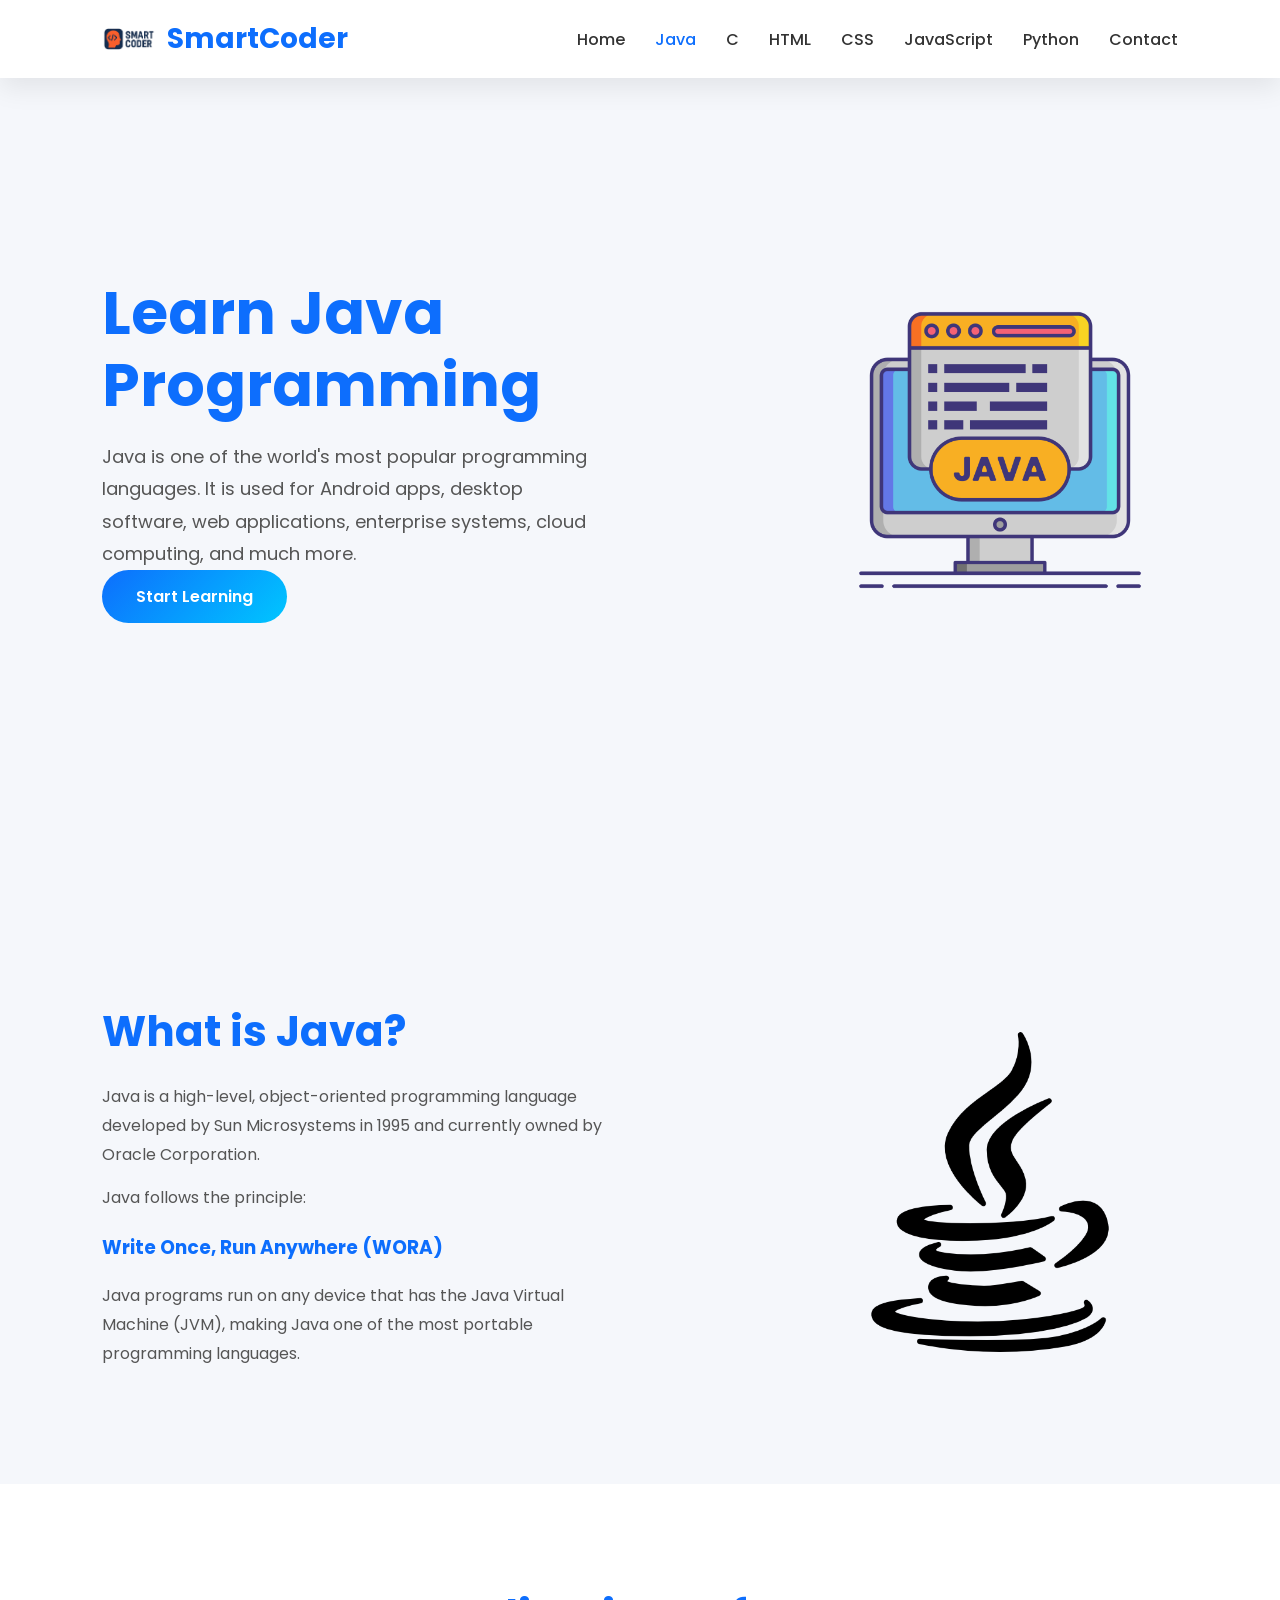
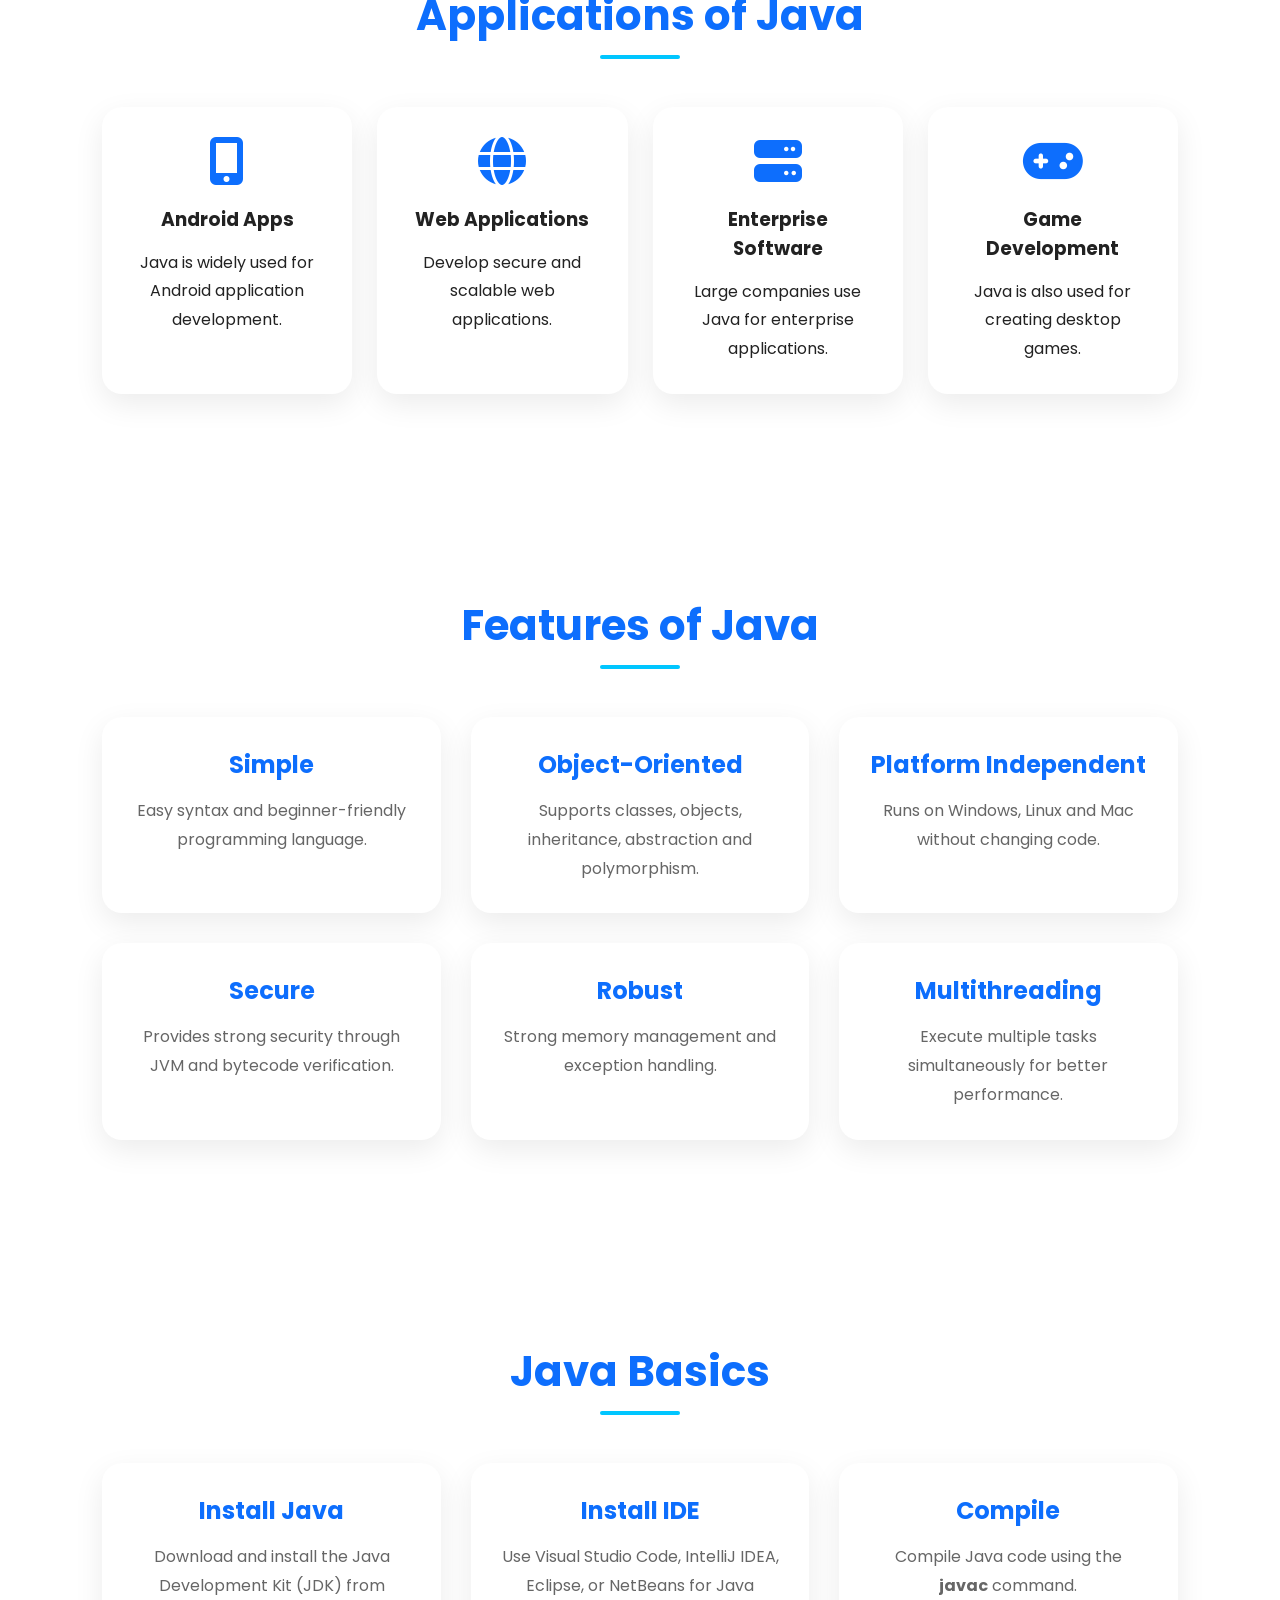
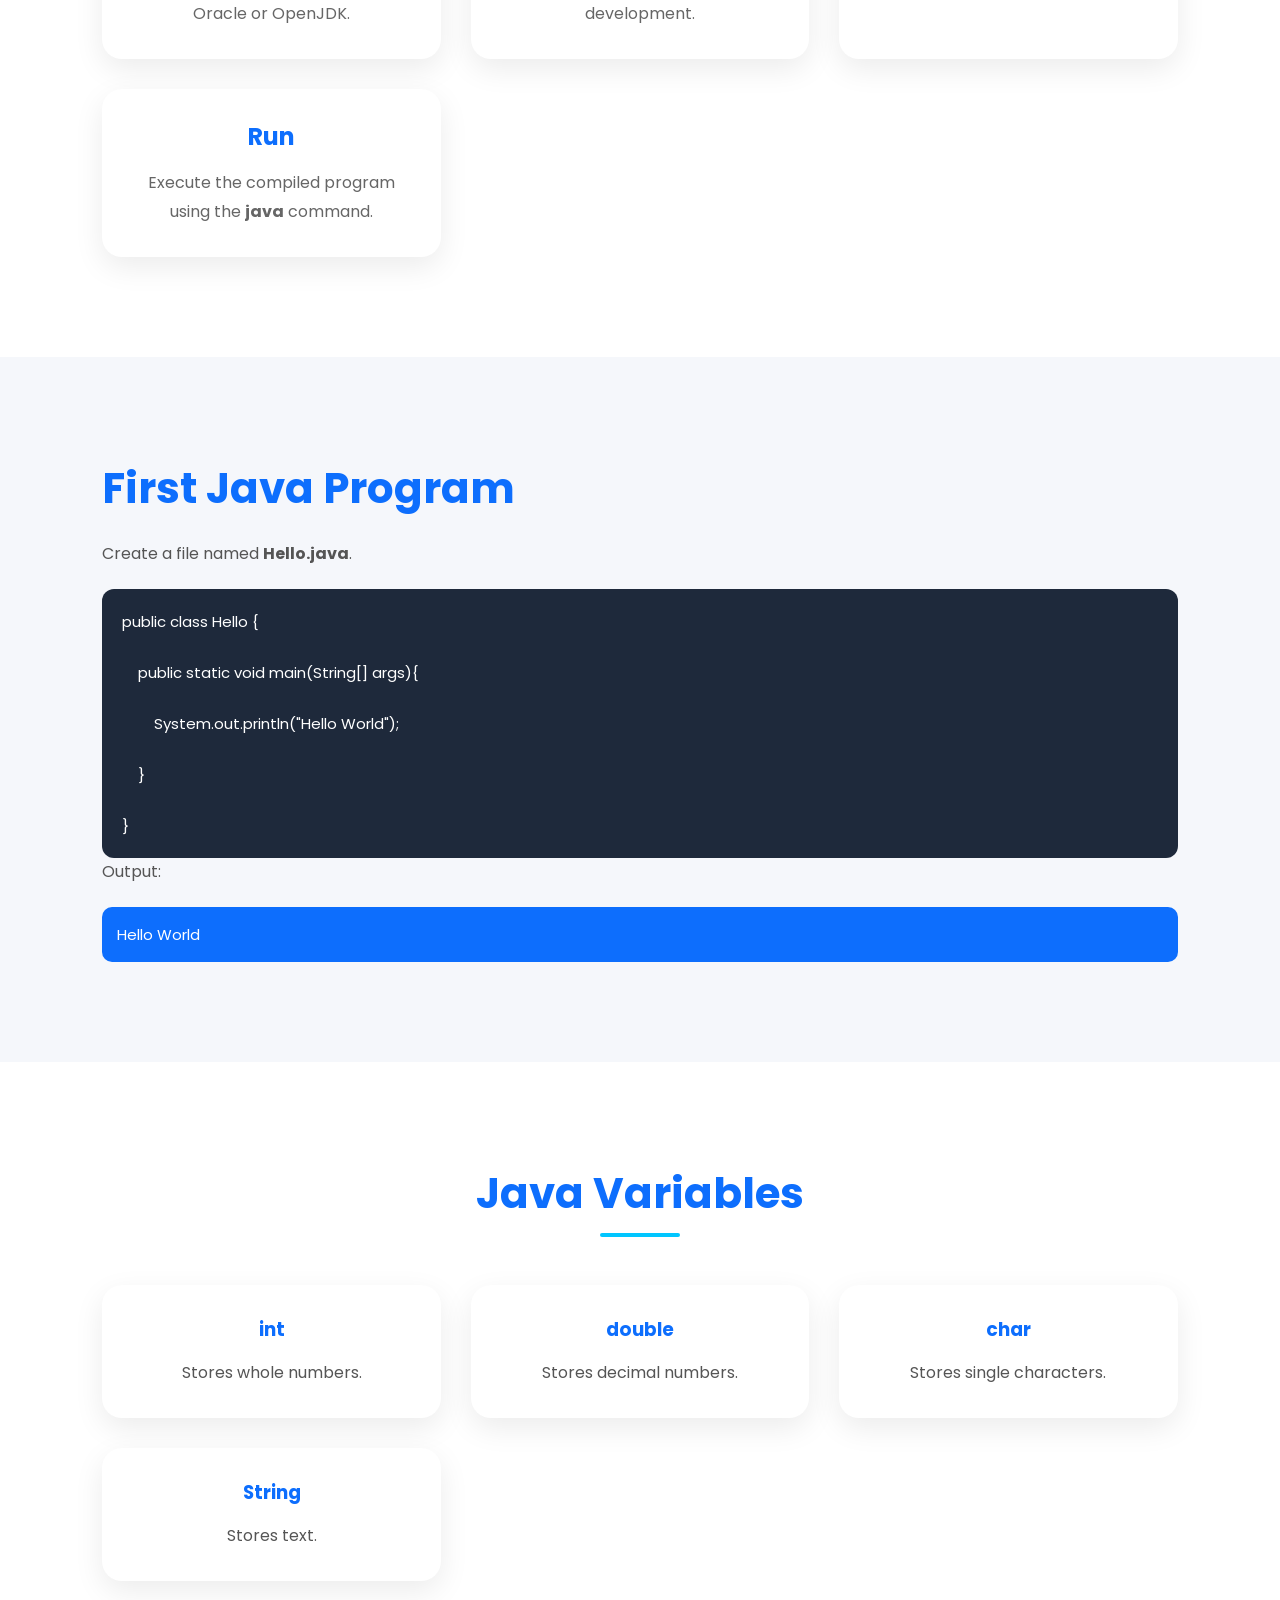
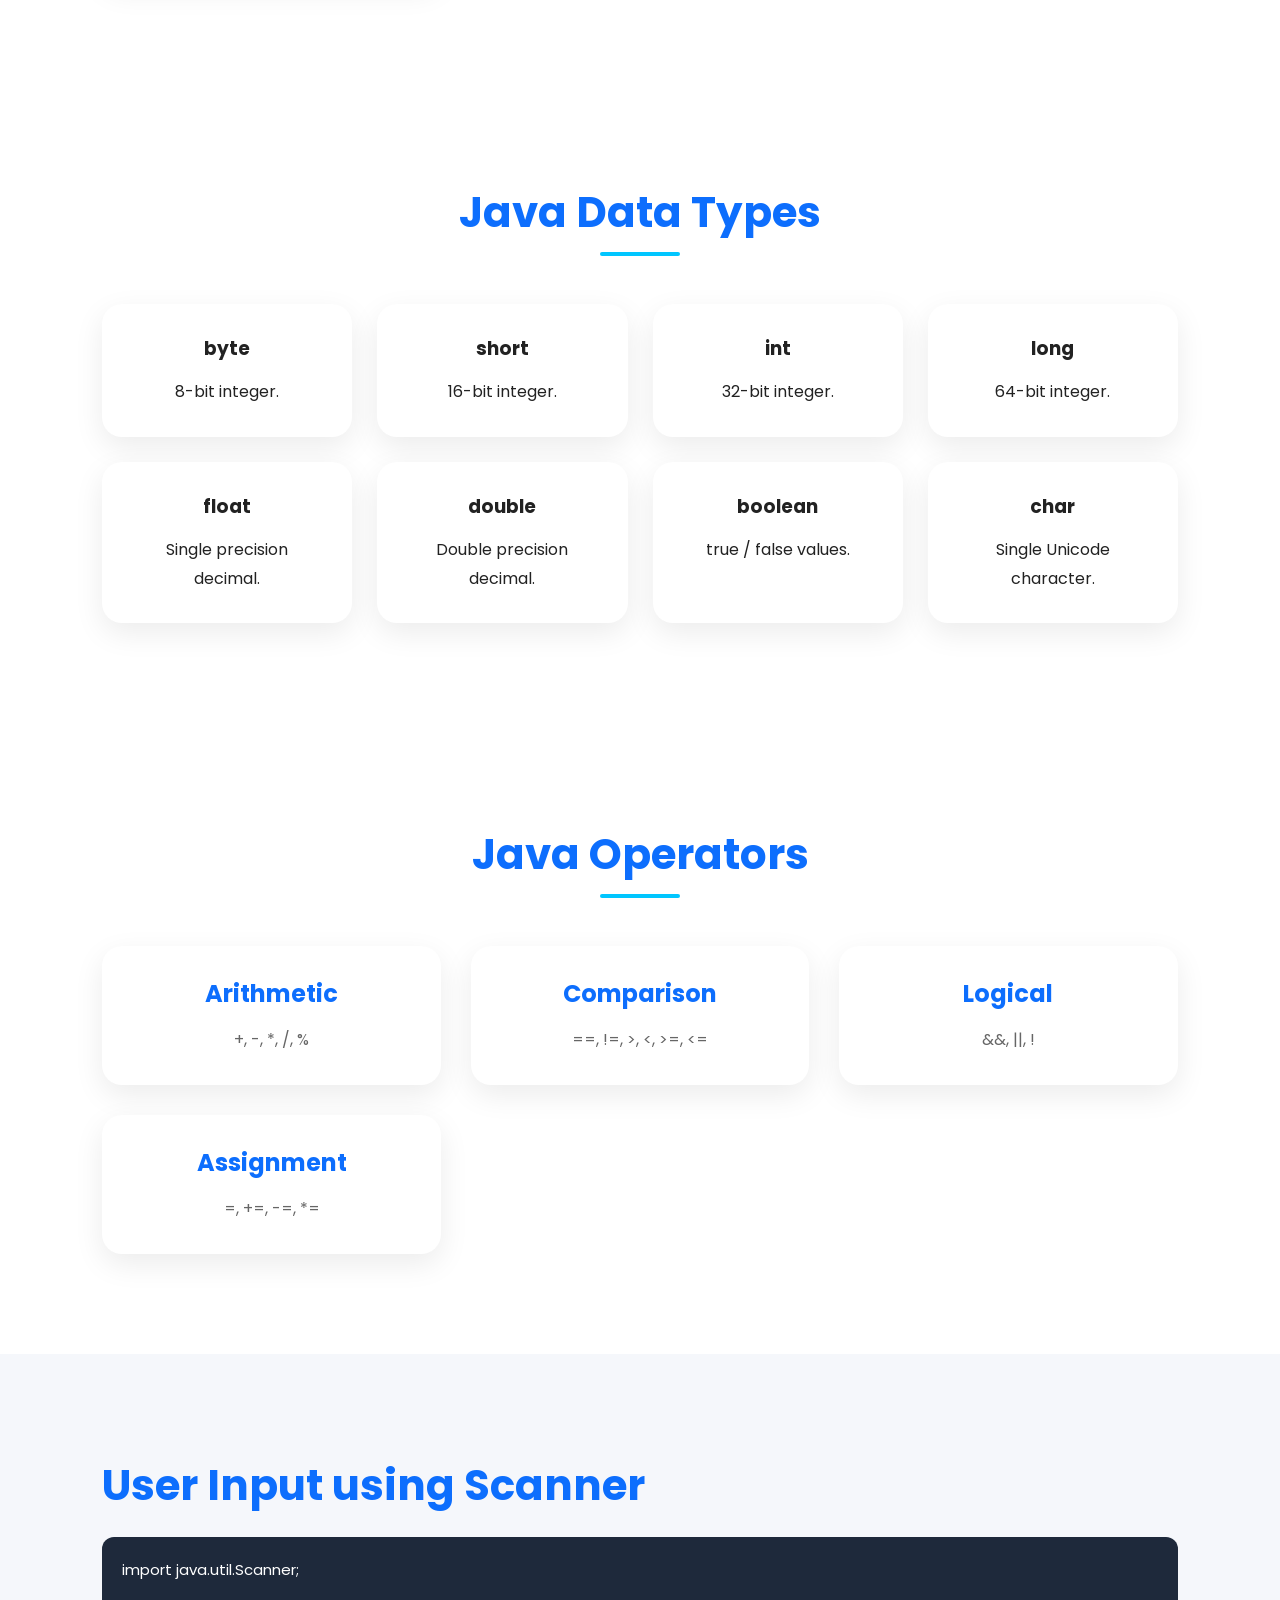
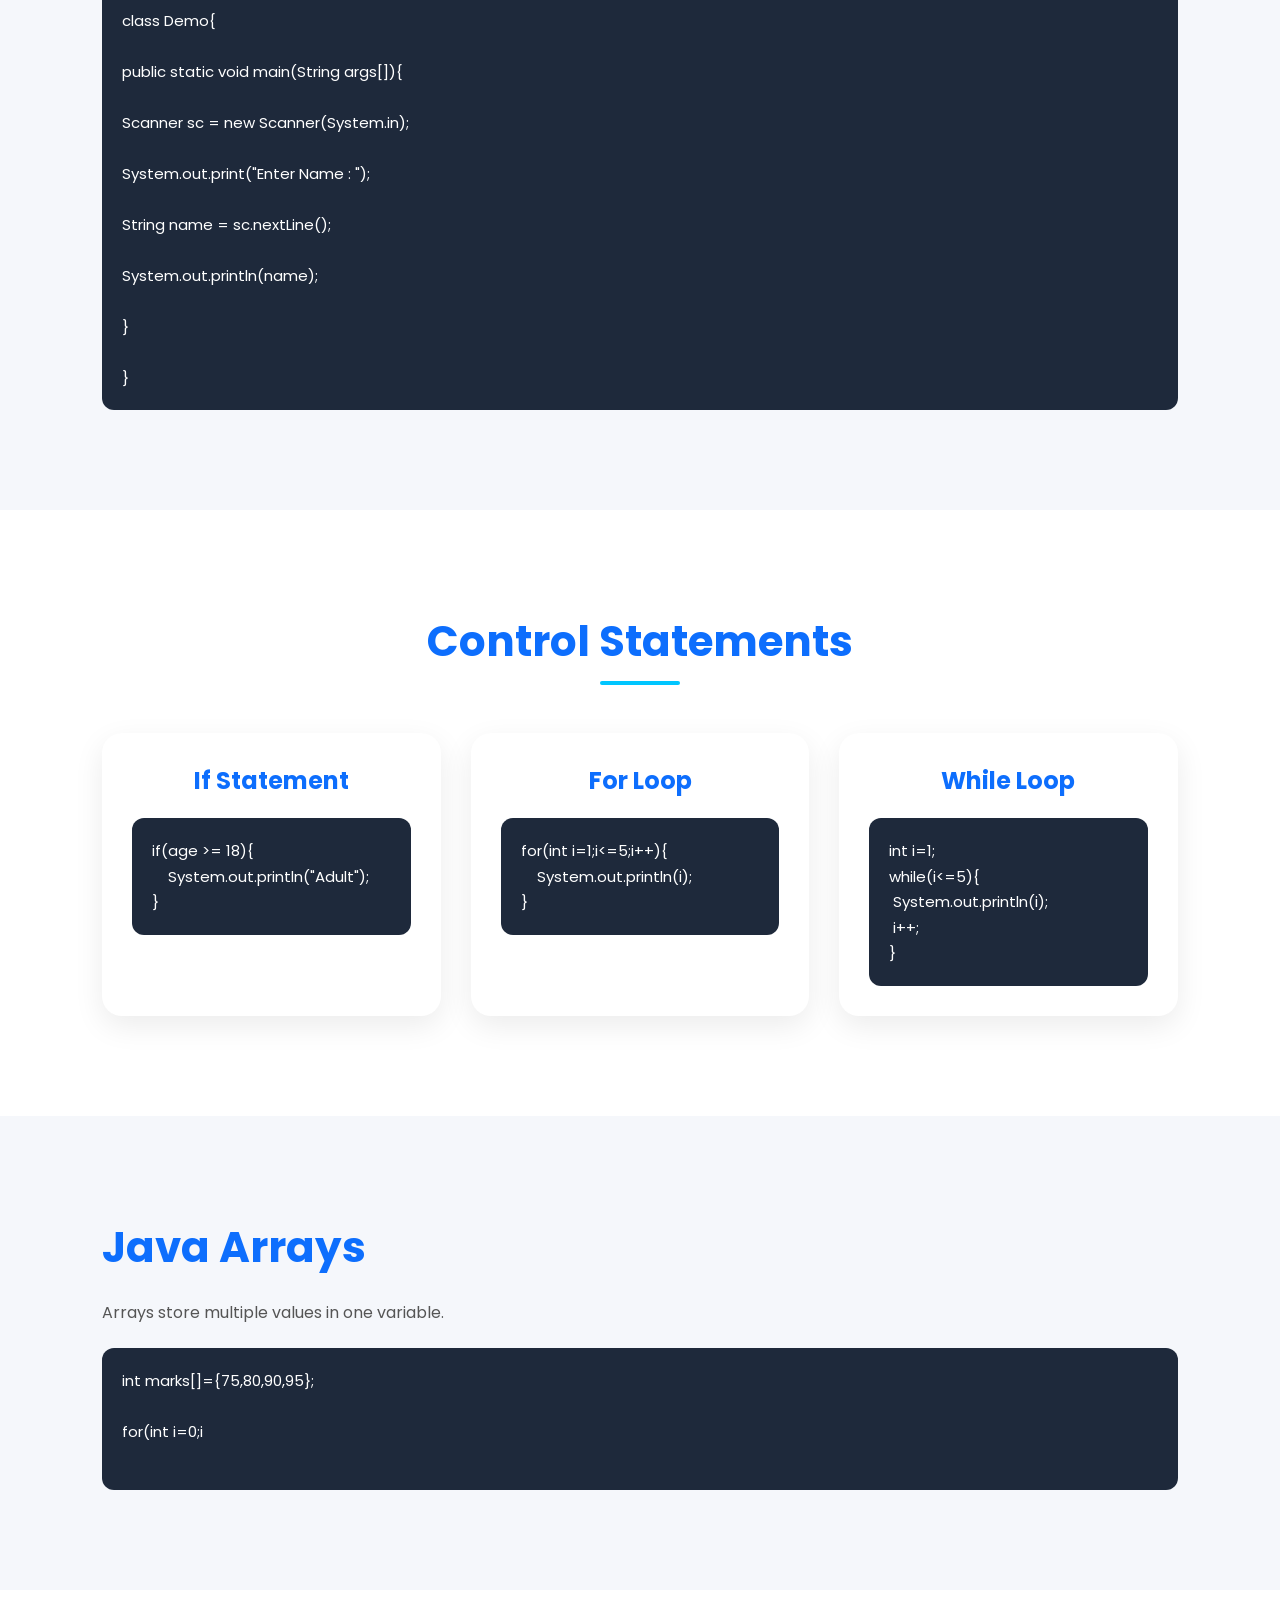
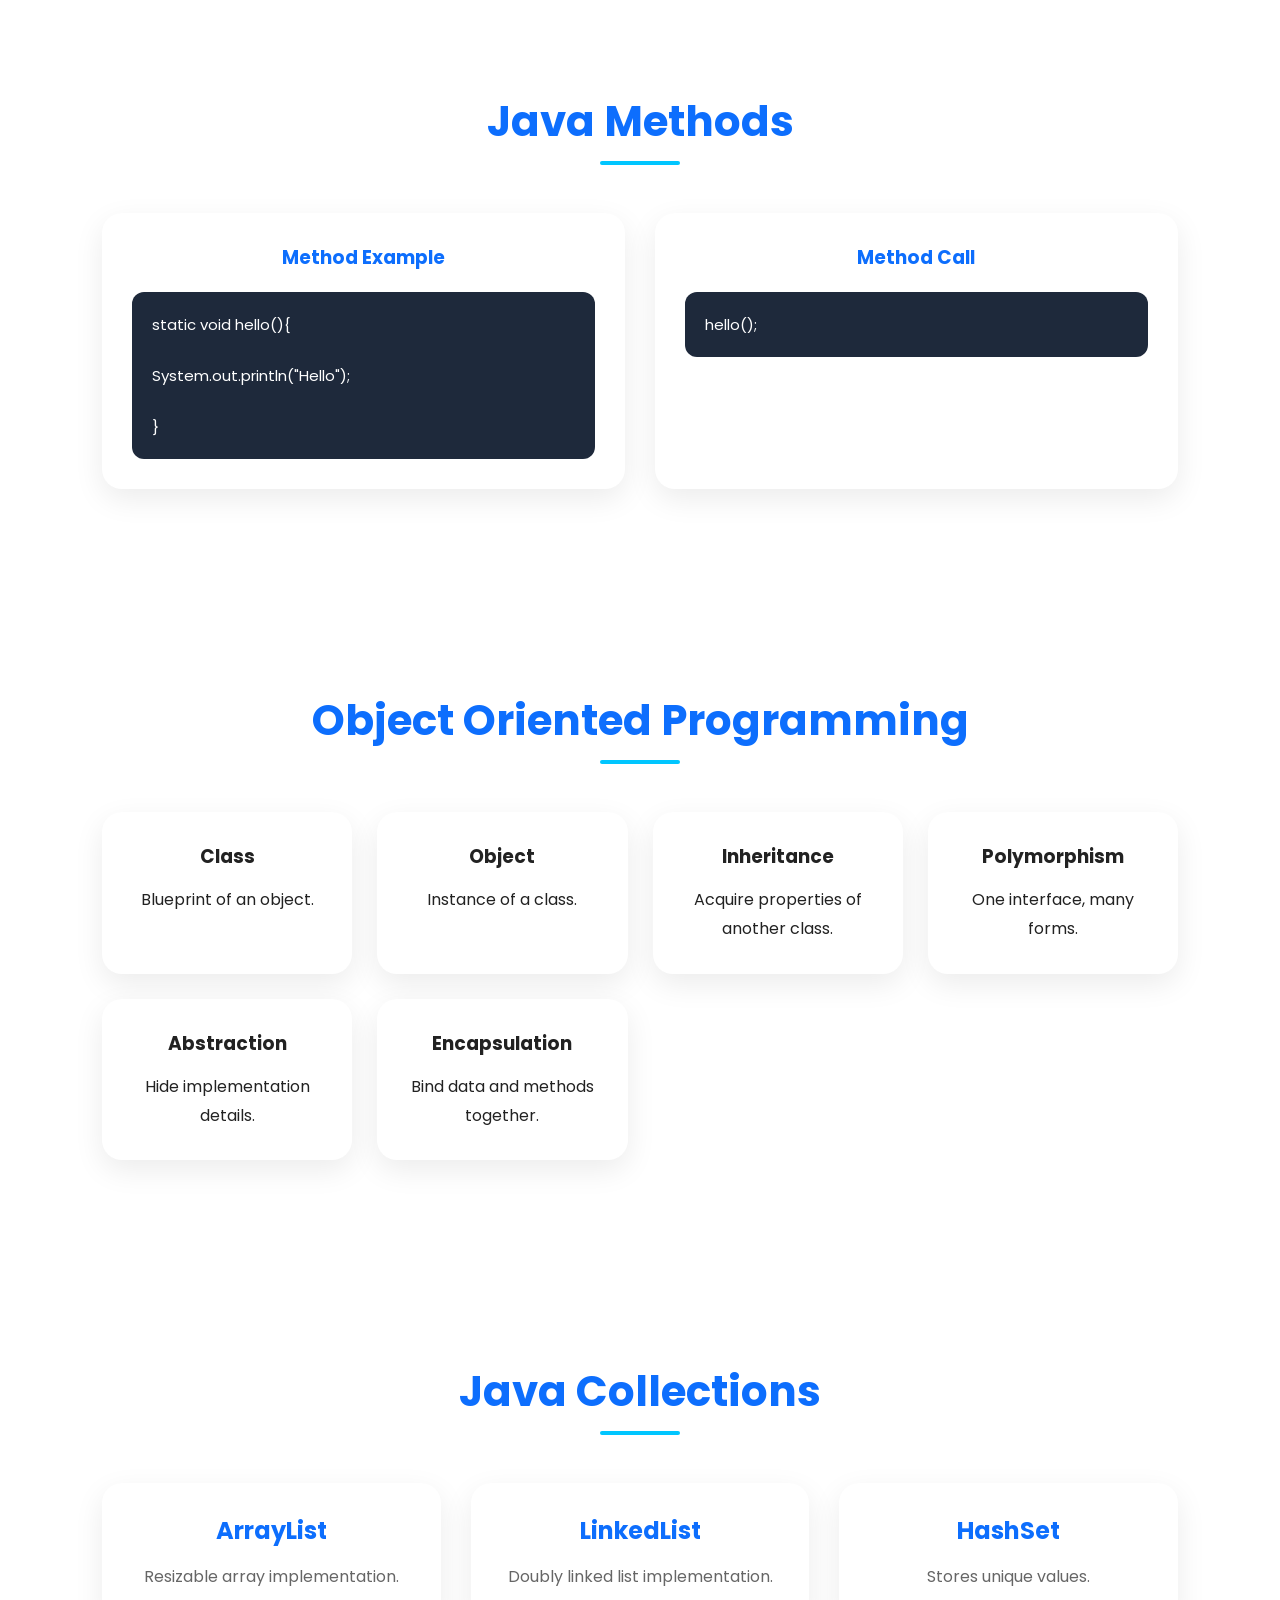
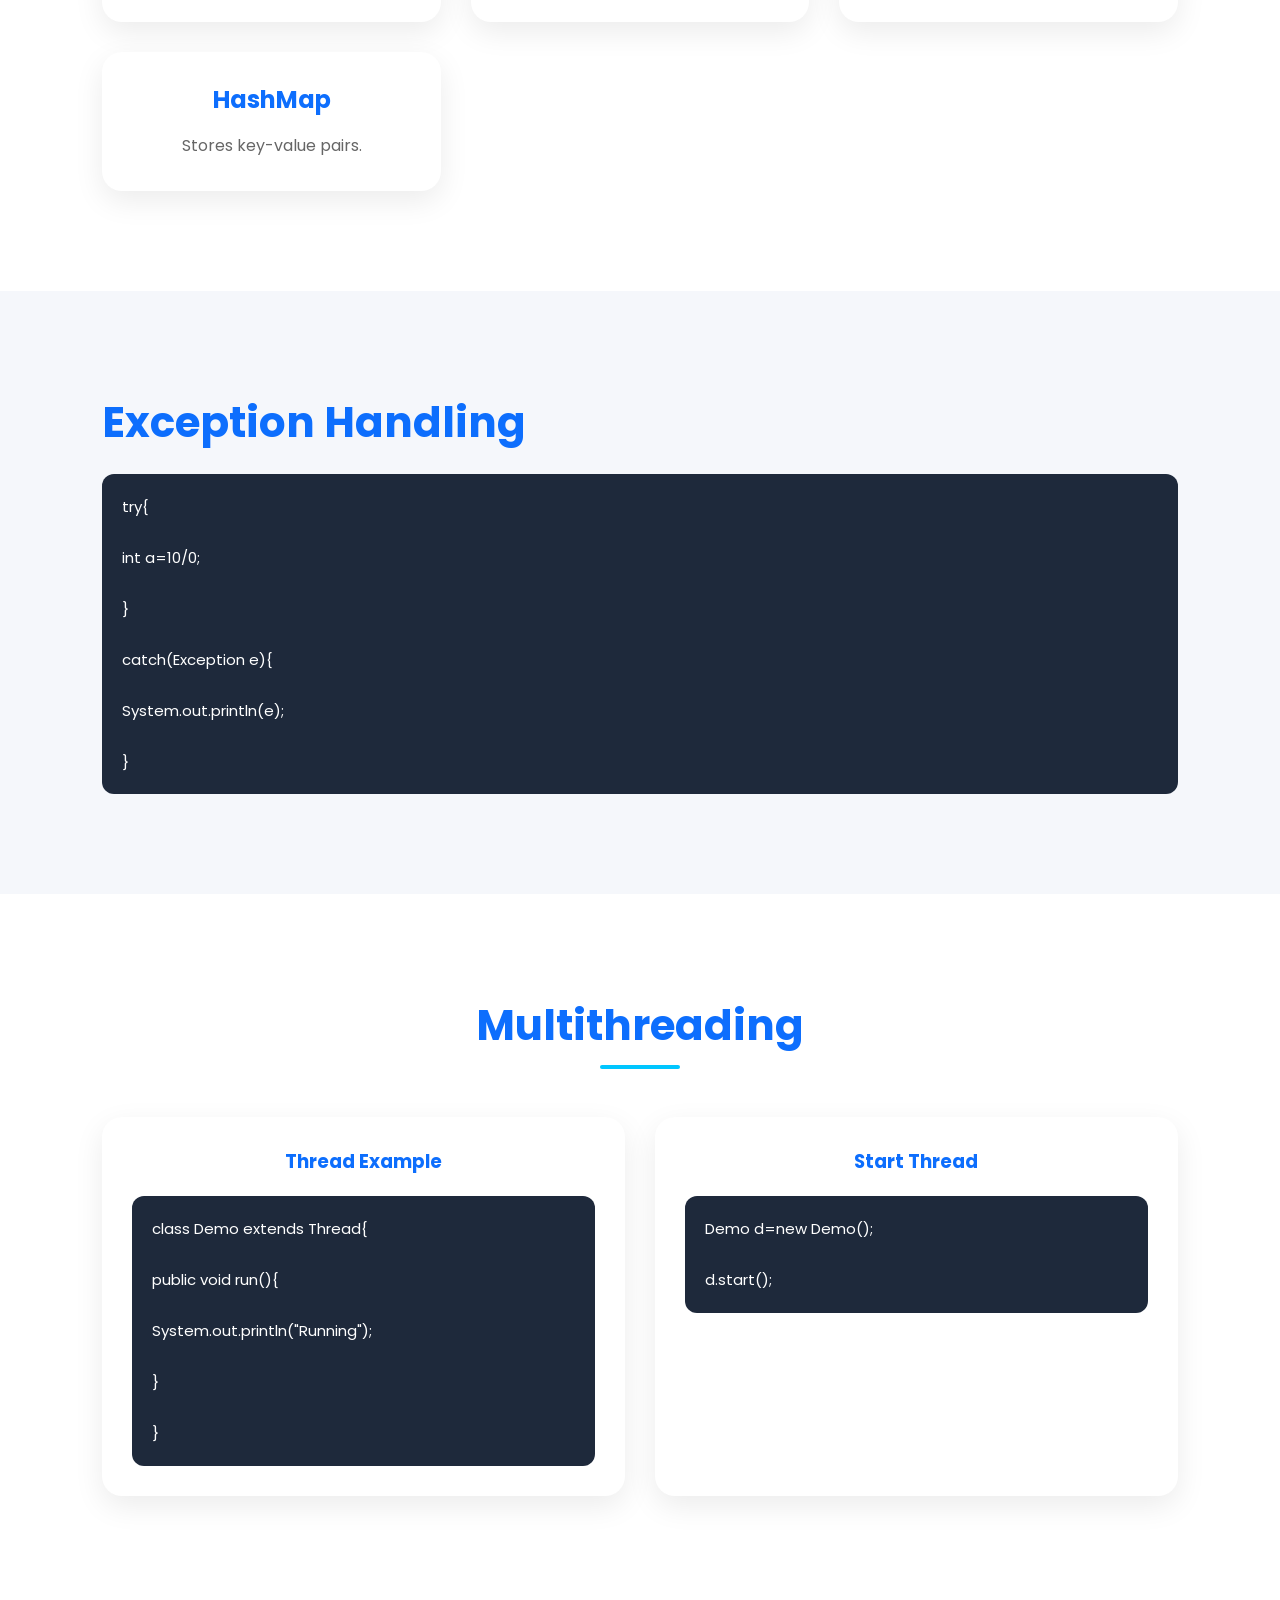
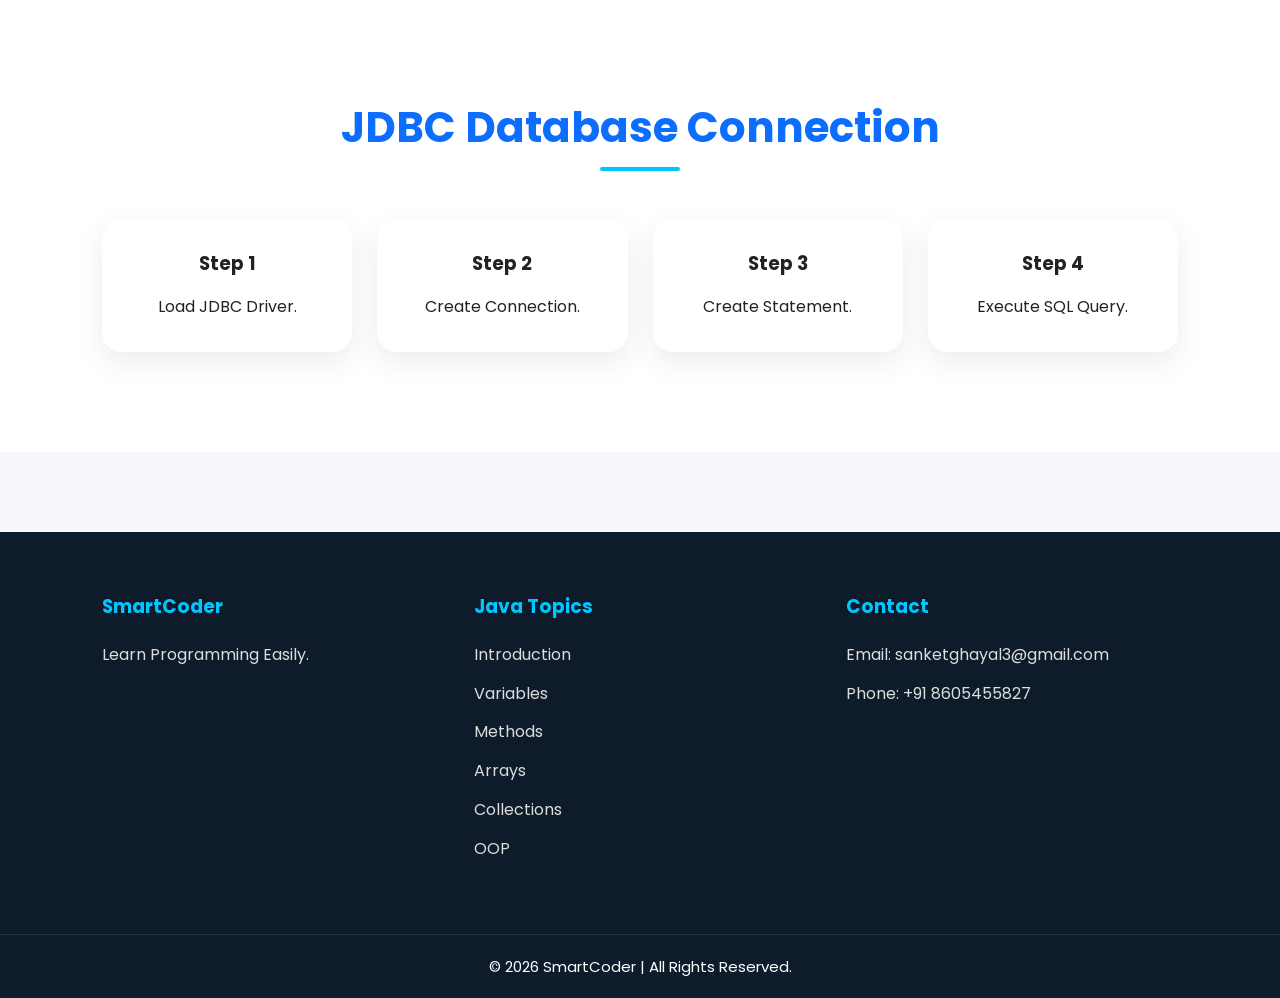
<file: java.html>
<!DOCTYPE html>
<html lang="en">

<head>
    <meta charset="UTF-8">
    <meta name="viewport" content="width=device-width, initial-scale=1.0">
    <title>Java Tutorial | SmartCoder</title>

    <link rel="preconnect" href="https://fonts.googleapis.com">

    <link rel="preconnect" href="https://fonts.gstatic.com" crossorigin>

    <link href="https://fonts.googleapis.com/css2?family=Poppins:wght@300;400;500;600;700&display=swap"
        rel="stylesheet">

    <link rel="stylesheet" href="css/style.css">

    <link rel="stylesheet"
        href="https://cdnjs.cloudflare.com/ajax/libs/font-awesome/6.6.0/css/all.min.css">

</head>

<body>

<header>

<nav class="navbar">

<div class="logo">

<img src="Images/logo1.png" alt="logo">

<h2>SmartCoder</h2>

</div>

<ul class="nav-links">

<li><a href="index.html">Home</a></li>

<li><a href="java.html" class="active">Java</a></li>

<li><a href="c.html">C</a></li>

<li><a href="ht.html">HTML</a></li>

<li><a href="css.html">CSS</a></li>

<li><a href="js.html">JavaScript</a></li>

<li><a href="python.html">Python</a></li>

<li><a href="contact.html">Contact</a></li>

</ul>

<div class="menu-btn">

<i class="fas fa-bars"></i>

</div>

</nav>

</header>

<!-- Hero -->

<section class="hero">

<div class="hero-text">

<h1>Learn Java Programming</h1>

<p>

Java is one of the world's most popular programming languages.

It is used for Android apps, desktop software, web applications,

enterprise systems, cloud computing, and much more.

</p>

<a href="#intro" class="btn">

Start Learning

</a>

</div>

<div class="hero-image">

<img src="Images/java-1.png" alt="Java">

</div>

</section>

<!-- Java Introduction -->

<section id="intro" class="about">

<div class="container">

<div class="about-text">

<h2>What is Java?</h2>

<p>

Java is a high-level, object-oriented programming language developed by Sun Microsystems in 1995 and currently owned by Oracle Corporation.

</p>

<p>

Java follows the principle:

</p>

<h3 style="color:#0d6efd; margin:20px 0;">
Write Once, Run Anywhere (WORA)
</h3>

<p>

Java programs run on any device that has the Java Virtual Machine (JVM), making Java one of the most portable programming languages.

</p>

</div>

<div class="about-image">

<img src="Images/java-2.png" alt="Java">

</div>

</div>

</section>

<!-- Uses -->

<section class="why">

<h2 class="section-title">

Applications of Java

</h2>

<div class="why-grid">

<div class="why-card">

<i class="fas fa-mobile-alt"></i>

<h3>Android Apps</h3>

<p>

Java is widely used for Android application development.

</p>

</div>

<div class="why-card">

<i class="fas fa-globe"></i>

<h3>Web Applications</h3>

<p>

Develop secure and scalable web applications.

</p>

</div>

<div class="why-card">

<i class="fas fa-server"></i>

<h3>Enterprise Software</h3>

<p>

Large companies use Java for enterprise applications.

</p>

</div>

<div class="why-card">

<i class="fas fa-gamepad"></i>

<h3>Game Development</h3>

<p>

Java is also used for creating desktop games.

</p>

</div>

</div>

</section>

<!-- Features -->

<section class="courses">

<h2 class="section-title">

Features of Java

</h2>

<div class="course-grid">

<div class="card">

<h3>Simple</h3>

<p>

Easy syntax and beginner-friendly programming language.

</p>

</div>

<div class="card">

<h3>Object-Oriented</h3>

<p>

Supports classes, objects, inheritance, abstraction and polymorphism.

</p>

</div>

<div class="card">

<h3>Platform Independent</h3>

<p>

Runs on Windows, Linux and Mac without changing code.

</p>

</div>

<div class="card">

<h3>Secure</h3>

<p>

Provides strong security through JVM and bytecode verification.

</p>

</div>

<div class="card">

<h3>Robust</h3>

<p>

Strong memory management and exception handling.

</p>

</div>

<div class="card">

<h3>Multithreading</h3>

<p>

Execute multiple tasks simultaneously for better performance.

</p>

</div>

</div>

</section>
<!-- ================= JAVA BASICS ================= -->

<section class="courses">

    <h2 class="section-title">
        Java Basics
    </h2>

    <div class="course-grid">

        <div class="card">
            <h3>Install Java</h3>
            <p>
                Download and install the Java Development Kit (JDK) from Oracle or OpenJDK.
            </p>
        </div>

        <div class="card">
            <h3>Install IDE</h3>
            <p>
                Use Visual Studio Code, IntelliJ IDEA, Eclipse, or NetBeans for Java development.
            </p>
        </div>

        <div class="card">
            <h3>Compile</h3>
            <p>
                Compile Java code using the <b>javac</b> command.
            </p>
        </div>

        <div class="card">
            <h3>Run</h3>
            <p>
                Execute the compiled program using the <b>java</b> command.
            </p>
        </div>

    </div>

</section>

<!-- ================= FIRST PROGRAM ================= -->

<section class="about">

<div class="container">

<div class="about-text">

<h2>First Java Program</h2>

<p>Create a file named <b>Hello.java</b>.</p>

<pre style="background:#1e293b;color:white;padding:20px;border-radius:12px;overflow:auto;">
public class Hello {

    public static void main(String[] args){

        System.out.println("Hello World");

    }

}
</pre>

<p>

Output:

</p>

<pre style="background:#0d6efd;color:white;padding:15px;border-radius:10px;">
Hello World
</pre>

</div>

</div>

</section>

<!-- ================= VARIABLES ================= -->

<section class="compiler">

<h2 class="section-title">

Java Variables

</h2>

<div class="compiler-grid">

<div class="compiler-card">

<h3>int</h3>

<p>

Stores whole numbers.

</p>

</div>

<div class="compiler-card">

<h3>double</h3>

<p>

Stores decimal numbers.

</p>

</div>

<div class="compiler-card">

<h3>char</h3>

<p>

Stores single characters.

</p>

</div>

<div class="compiler-card">

<h3>String</h3>

<p>

Stores text.

</p>

</div>

</div>

</section>

<!-- ================= DATA TYPES ================= -->

<section class="why">

<h2 class="section-title">

Java Data Types

</h2>

<div class="why-grid">

<div class="why-card">

<h3>byte</h3>

<p>8-bit integer.</p>

</div>

<div class="why-card">

<h3>short</h3>

<p>16-bit integer.</p>

</div>

<div class="why-card">

<h3>int</h3>

<p>32-bit integer.</p>

</div>

<div class="why-card">

<h3>long</h3>

<p>64-bit integer.</p>

</div>

<div class="why-card">

<h3>float</h3>

<p>Single precision decimal.</p>

</div>

<div class="why-card">

<h3>double</h3>

<p>Double precision decimal.</p>

</div>

<div class="why-card">

<h3>boolean</h3>

<p>true / false values.</p>

</div>

<div class="why-card">

<h3>char</h3>

<p>Single Unicode character.</p>

</div>

</div>

</section>

<!-- ================= OPERATORS ================= -->

<section class="courses">

<h2 class="section-title">

Java Operators

</h2>

<div class="course-grid">

<div class="card">

<h3>Arithmetic</h3>

<p>

+, -, *, /, %

</p>

</div>

<div class="card">

<h3>Comparison</h3>

<p>

==, !=, >, <, >=, <=

</p>

</div>

<div class="card">

<h3>Logical</h3>

<p>

&&, ||, !

</p>

</div>

<div class="card">

<h3>Assignment</h3>

<p>

=, +=, -=, *=

</p>

</div>

</div>

</section>

<!-- ================= INPUT ================= -->

<section class="about">

<div class="container">

<div class="about-text">

<h2>User Input using Scanner</h2>

<pre style="background:#1e293b;color:white;padding:20px;border-radius:12px;overflow:auto;">
import java.util.Scanner;

class Demo{

public static void main(String args[]){

Scanner sc = new Scanner(System.in);

System.out.print("Enter Name : ");

String name = sc.nextLine();

System.out.println(name);

}

}
</pre>

</div>

</div>

</section>
<!-- ================= CONTROL STATEMENTS ================= -->

<section class="courses">

<h2 class="section-title">Control Statements</h2>

<div class="course-grid">

<div class="card">
<h3>If Statement</h3>
<pre style="text-align:left;">
if(age >= 18){
    System.out.println("Adult");
}
</pre>
</div>

<div class="card">
<h3>For Loop</h3>
<pre style="text-align:left;">
for(int i=1;i<=5;i++){
    System.out.println(i);
}
</pre>
</div>

<div class="card">
<h3>While Loop</h3>
<pre style="text-align:left;">
int i=1;
while(i<=5){
 System.out.println(i);
 i++;
}
</pre>
</div>

</div>

</section>

<!-- ================= ARRAYS ================= -->

<section class="about">

<div class="container">

<div class="about-text">

<h2>Java Arrays</h2>

<p>Arrays store multiple values in one variable.</p>

<pre style="background:#1e293b;color:white;padding:20px;border-radius:12px;">
int marks[]={75,80,90,95};

for(int i=0;i<marks.length;i++){

System.out.println(marks[i]);

}
</pre>

</div>

</div>

</section>

<!-- ================= METHODS ================= -->

<section class="compiler">

<h2 class="section-title">Java Methods</h2>

<div class="compiler-grid">

<div class="compiler-card">

<h3>Method Example</h3>

<pre style="text-align:left;">
static void hello(){

System.out.println("Hello");

}
</pre>

</div>

<div class="compiler-card">

<h3>Method Call</h3>

<pre style="text-align:left;">
hello();
</pre>

</div>

</div>

</section>

<!-- ================= OOP ================= -->

<section class="why">

<h2 class="section-title">Object Oriented Programming</h2>

<div class="why-grid">

<div class="why-card">
<h3>Class</h3>
<p>Blueprint of an object.</p>
</div>

<div class="why-card">
<h3>Object</h3>
<p>Instance of a class.</p>
</div>

<div class="why-card">
<h3>Inheritance</h3>
<p>Acquire properties of another class.</p>
</div>

<div class="why-card">
<h3>Polymorphism</h3>
<p>One interface, many forms.</p>
</div>

<div class="why-card">
<h3>Abstraction</h3>
<p>Hide implementation details.</p>
</div>

<div class="why-card">
<h3>Encapsulation</h3>
<p>Bind data and methods together.</p>
</div>

</div>

</section>

<!-- ================= COLLECTIONS ================= -->

<section class="courses">

<h2 class="section-title">Java Collections</h2>

<div class="course-grid">

<div class="card">
<h3>ArrayList</h3>
<p>Resizable array implementation.</p>
</div>

<div class="card">
<h3>LinkedList</h3>
<p>Doubly linked list implementation.</p>
</div>

<div class="card">
<h3>HashSet</h3>
<p>Stores unique values.</p>
</div>

<div class="card">
<h3>HashMap</h3>
<p>Stores key-value pairs.</p>
</div>

</div>

</section>

<!-- ================= EXCEPTION ================= -->

<section class="about">

<div class="container">

<div class="about-text">

<h2>Exception Handling</h2>

<pre style="background:#1e293b;color:white;padding:20px;border-radius:12px;">
try{

int a=10/0;

}

catch(Exception e){

System.out.println(e);

}
</pre>

</div>

</div>

</section>

<!-- ================= MULTITHREADING ================= -->

<section class="compiler">

<h2 class="section-title">Multithreading</h2>

<div class="compiler-grid">

<div class="compiler-card">

<h3>Thread Example</h3>

<pre style="text-align:left;">
class Demo extends Thread{

public void run(){

System.out.println("Running");

}

}
</pre>

</div>

<div class="compiler-card">

<h3>Start Thread</h3>

<pre style="text-align:left;">
Demo d=new Demo();

d.start();
</pre>

</div>

</div>

</section>

<!-- ================= JDBC ================= -->

<section class="why">

<h2 class="section-title">JDBC Database Connection</h2>

<div class="why-grid">

<div class="why-card">

<h3>Step 1</h3>

<p>Load JDBC Driver.</p>

</div>

<div class="why-card">

<h3>Step 2</h3>

<p>Create Connection.</p>

</div>

<div class="why-card">

<h3>Step 3</h3>

<p>Create Statement.</p>

</div>

<div class="why-card">

<h3>Step 4</h3>

<p>Execute SQL Query.</p>

</div>

</div>

</section>

<!-- ================= FOOTER ================= -->

<footer>

<div class="footer-container">

<div>

<h3>SmartCoder</h3>

<p>Learn Programming Easily.</p>

</div>

<div>

<h3>Java Topics</h3>

<ul>

<li>Introduction</li>

<li>Variables</li>

<li>Methods</li>

<li>Arrays</li>

<li>Collections</li>

<li>OOP</li>

</ul>

</div>

<div>

<h3>Contact</h3>

<p>Email: sanketghayal3@gmail.com</p>

<p>Phone: +91 8605455827</p>

</div>

</div>

<div class="copyright">

© 2026 SmartCoder | All Rights Reserved.

</div>

</footer>

<script src="js/script.js"></script>

</body>

</html>
</file>
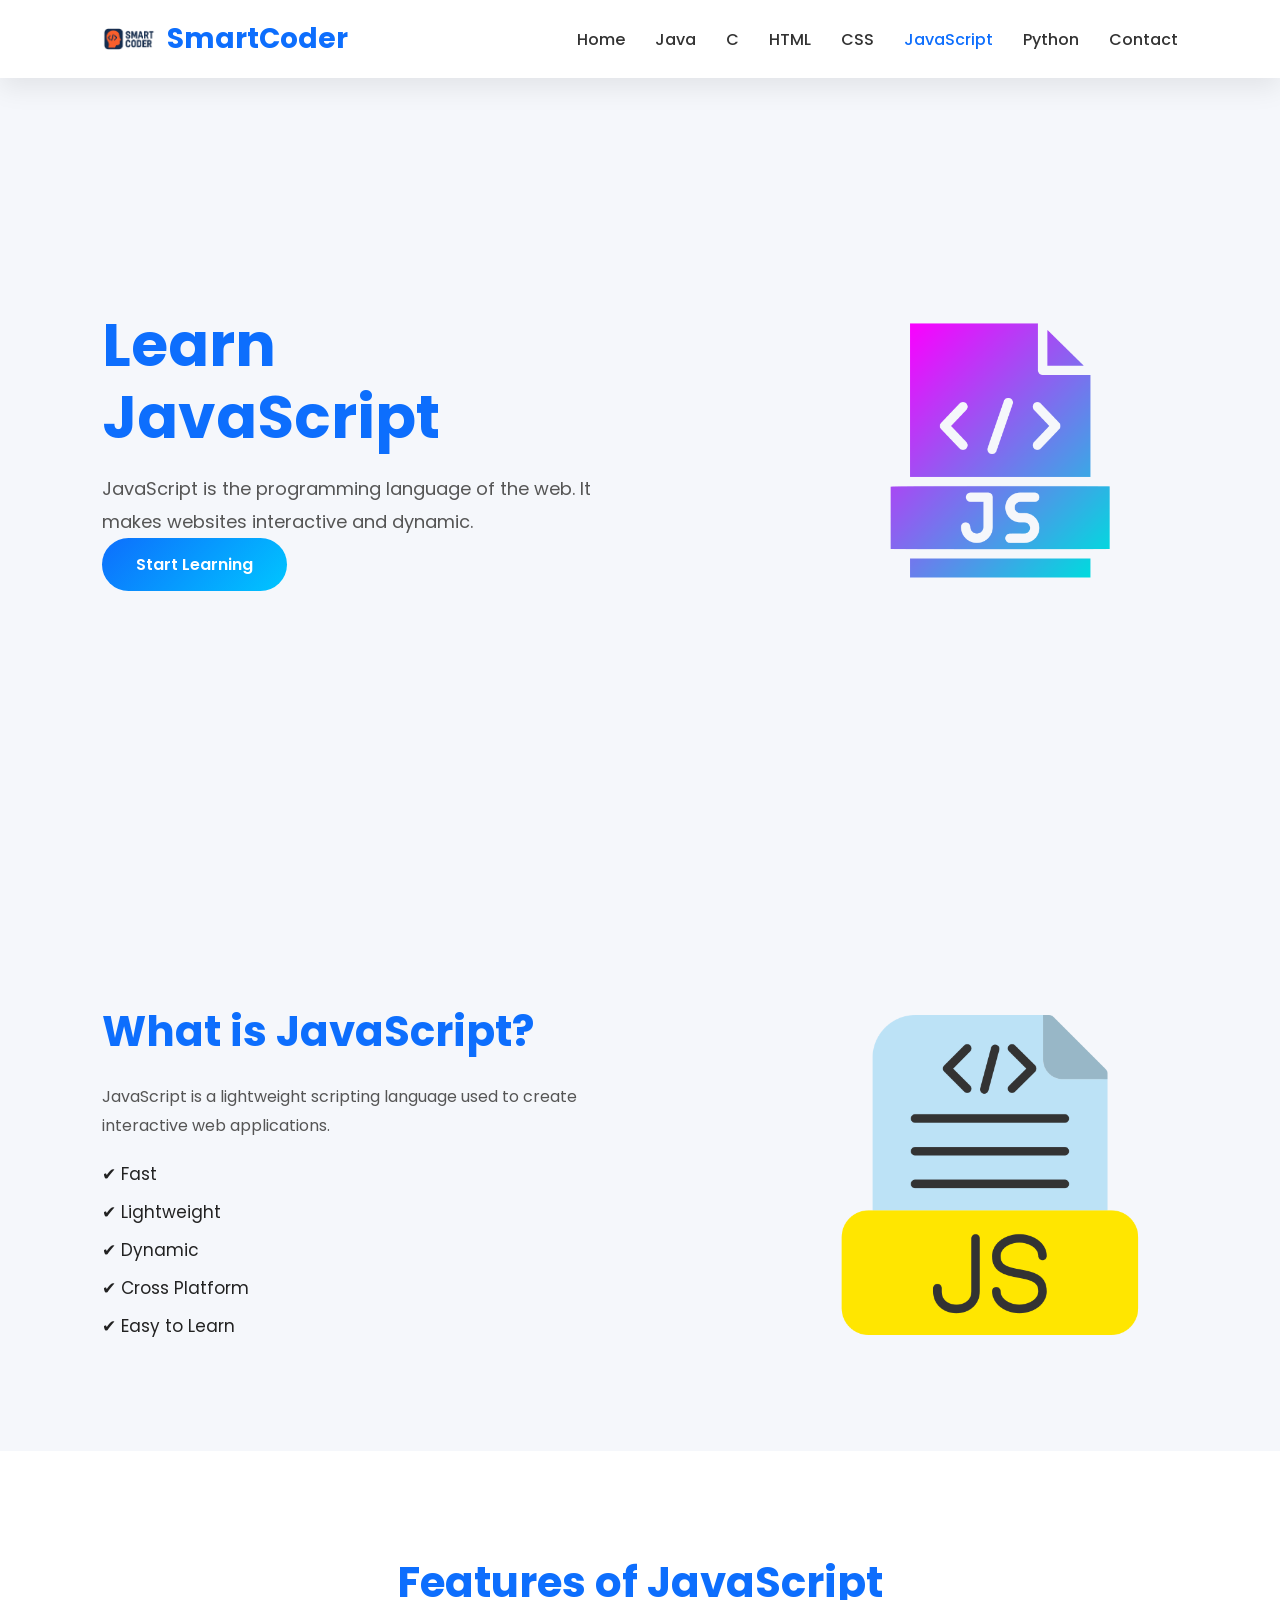
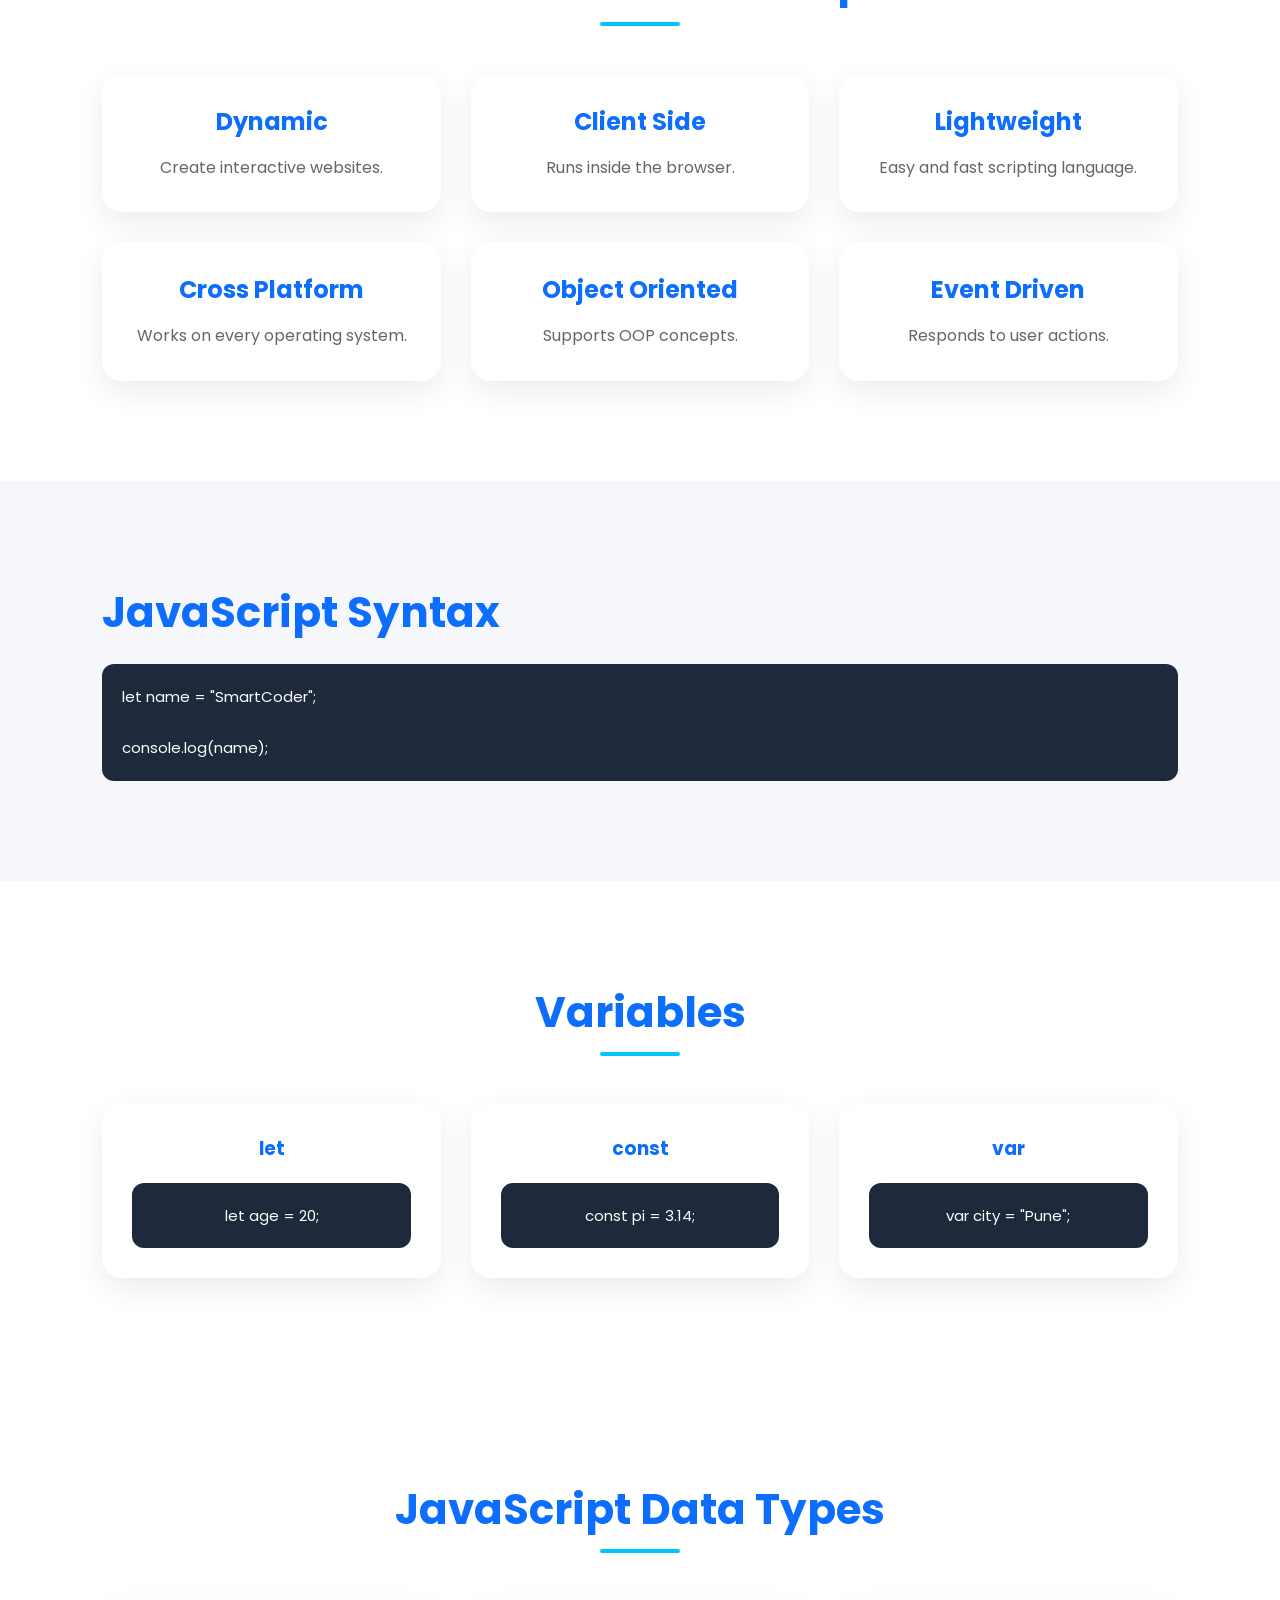
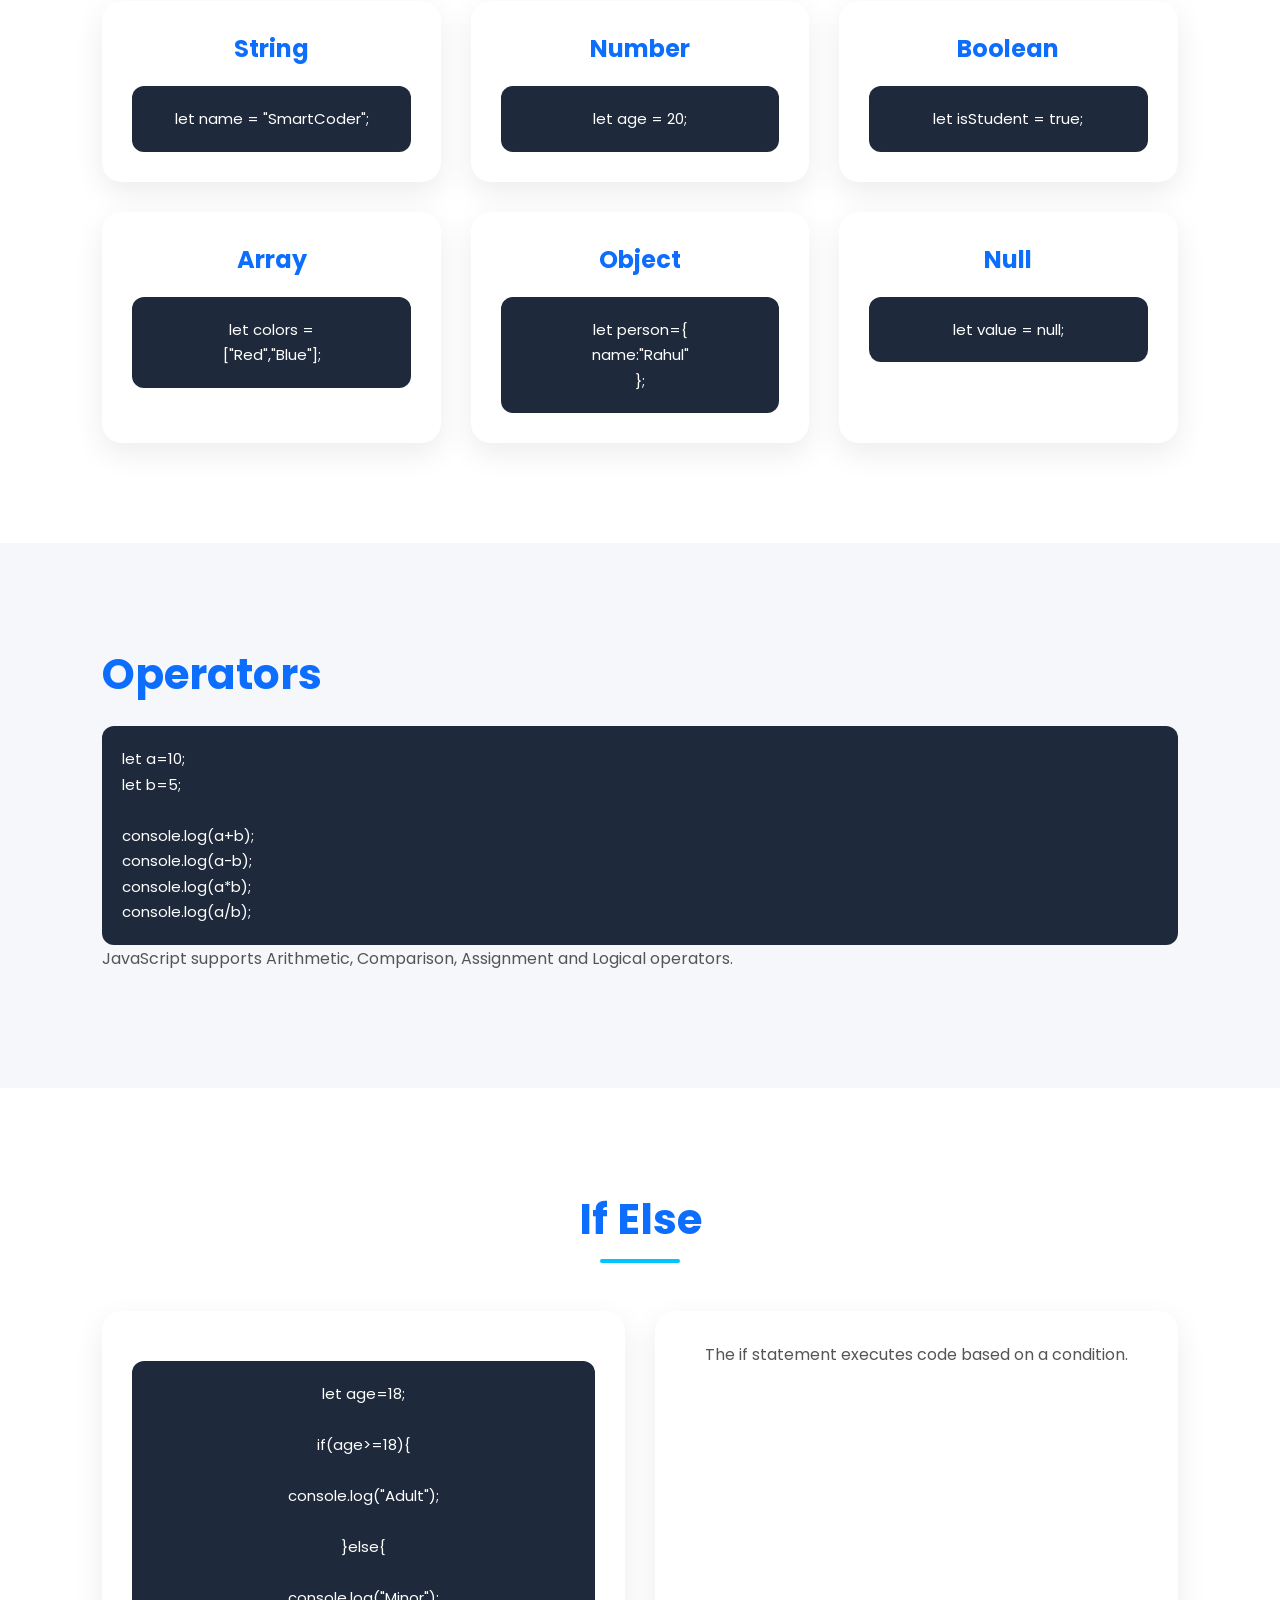
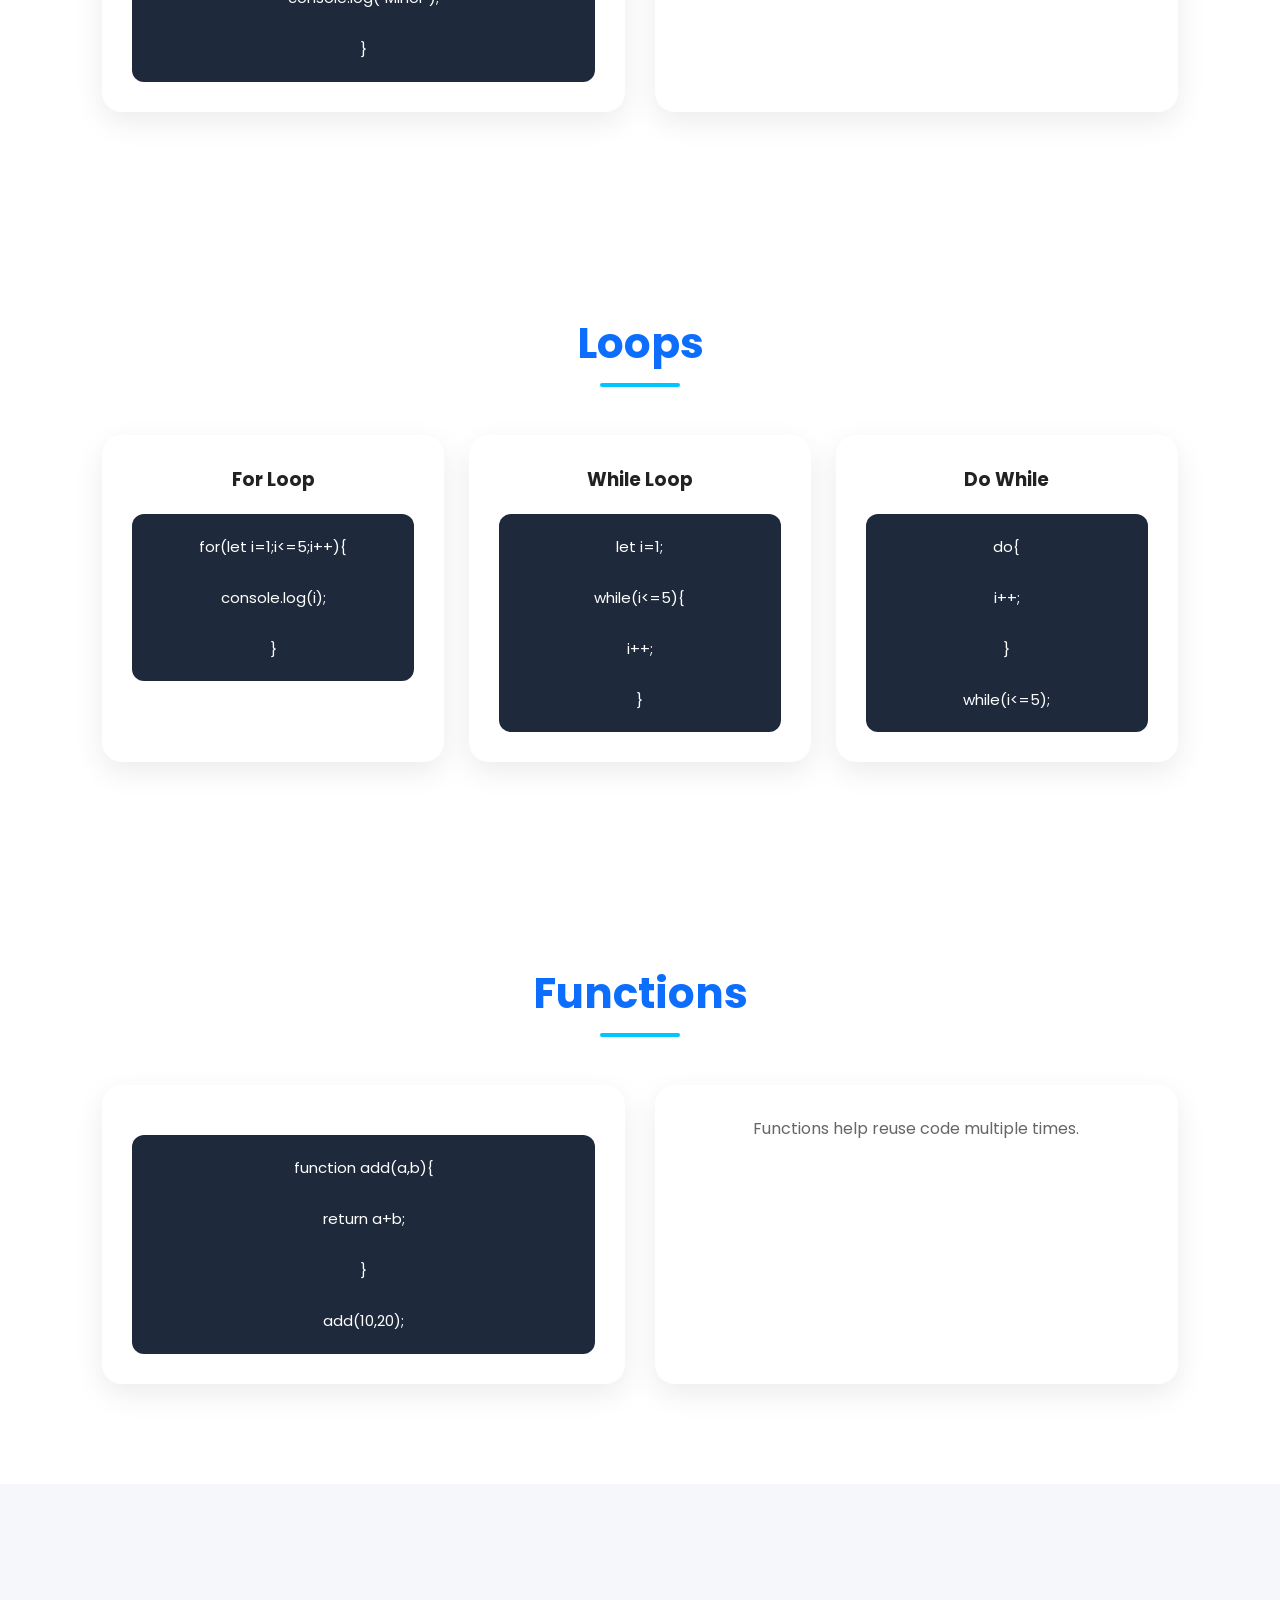
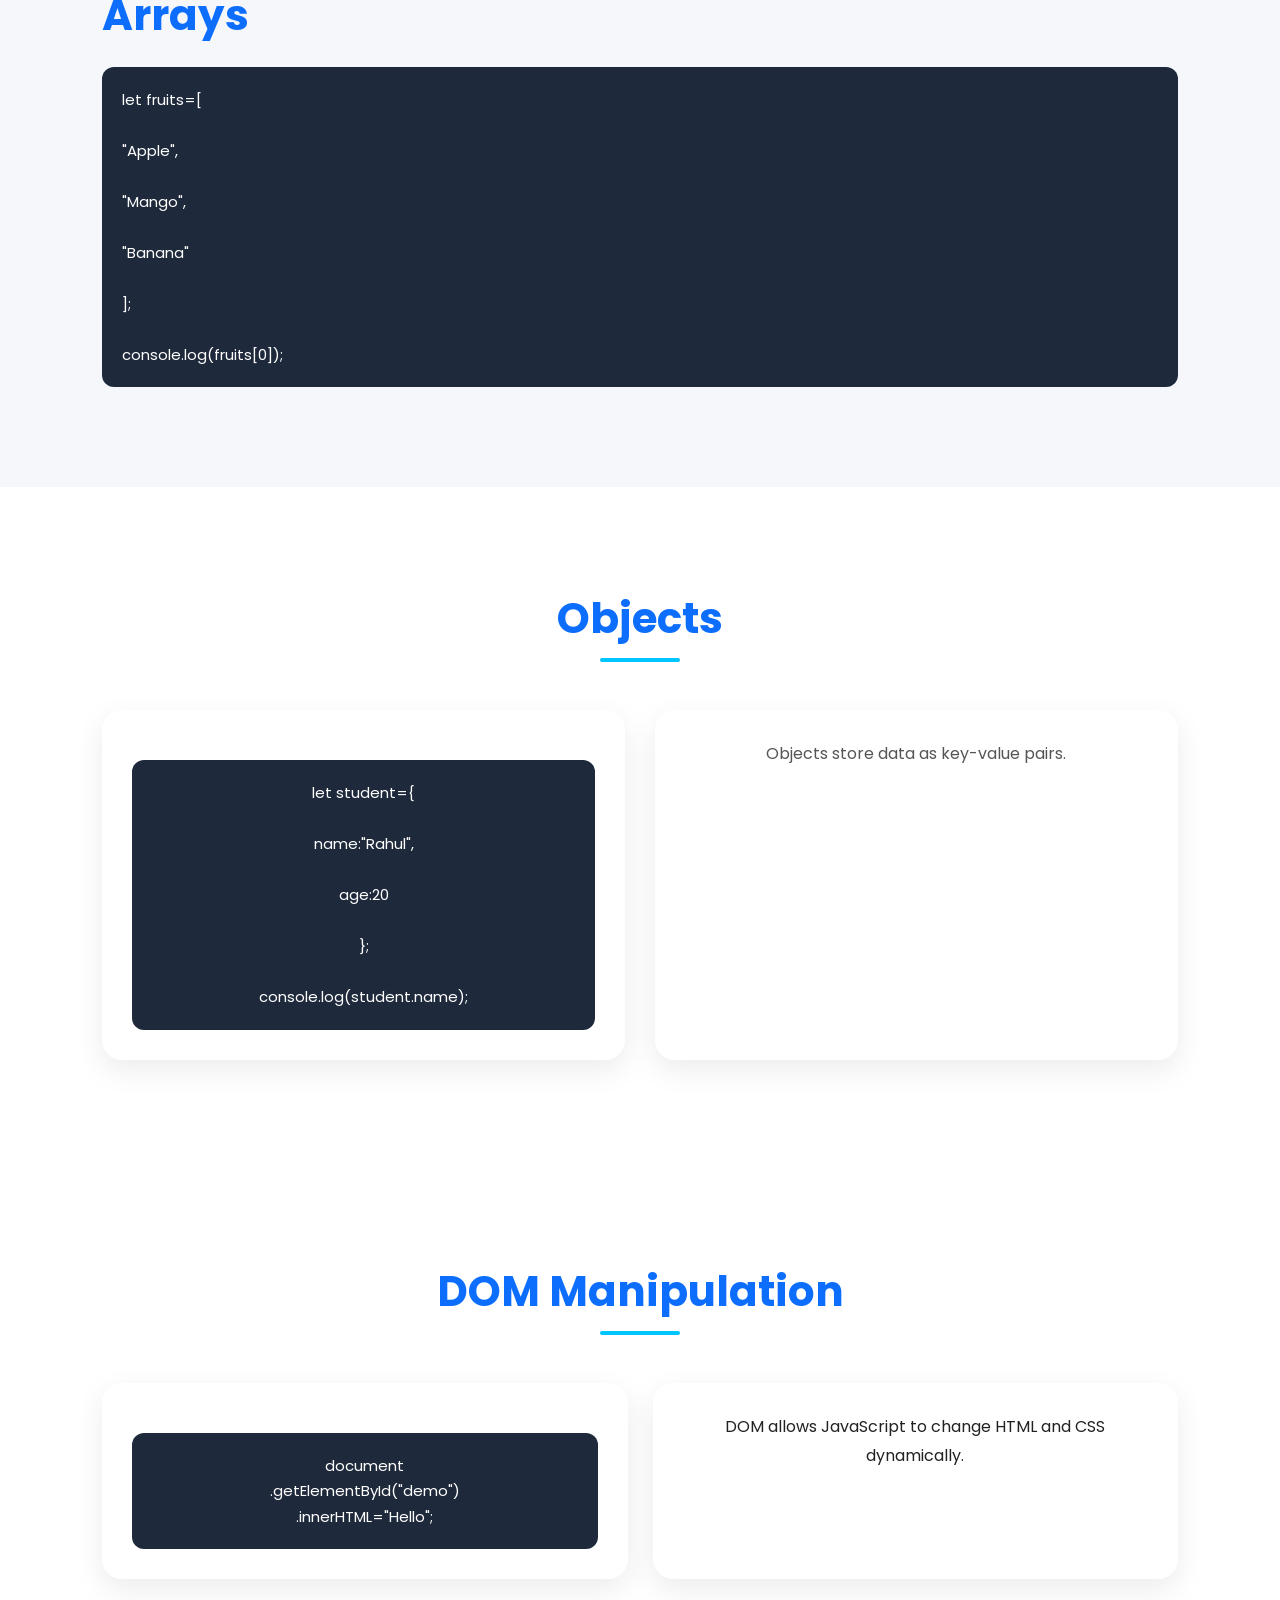
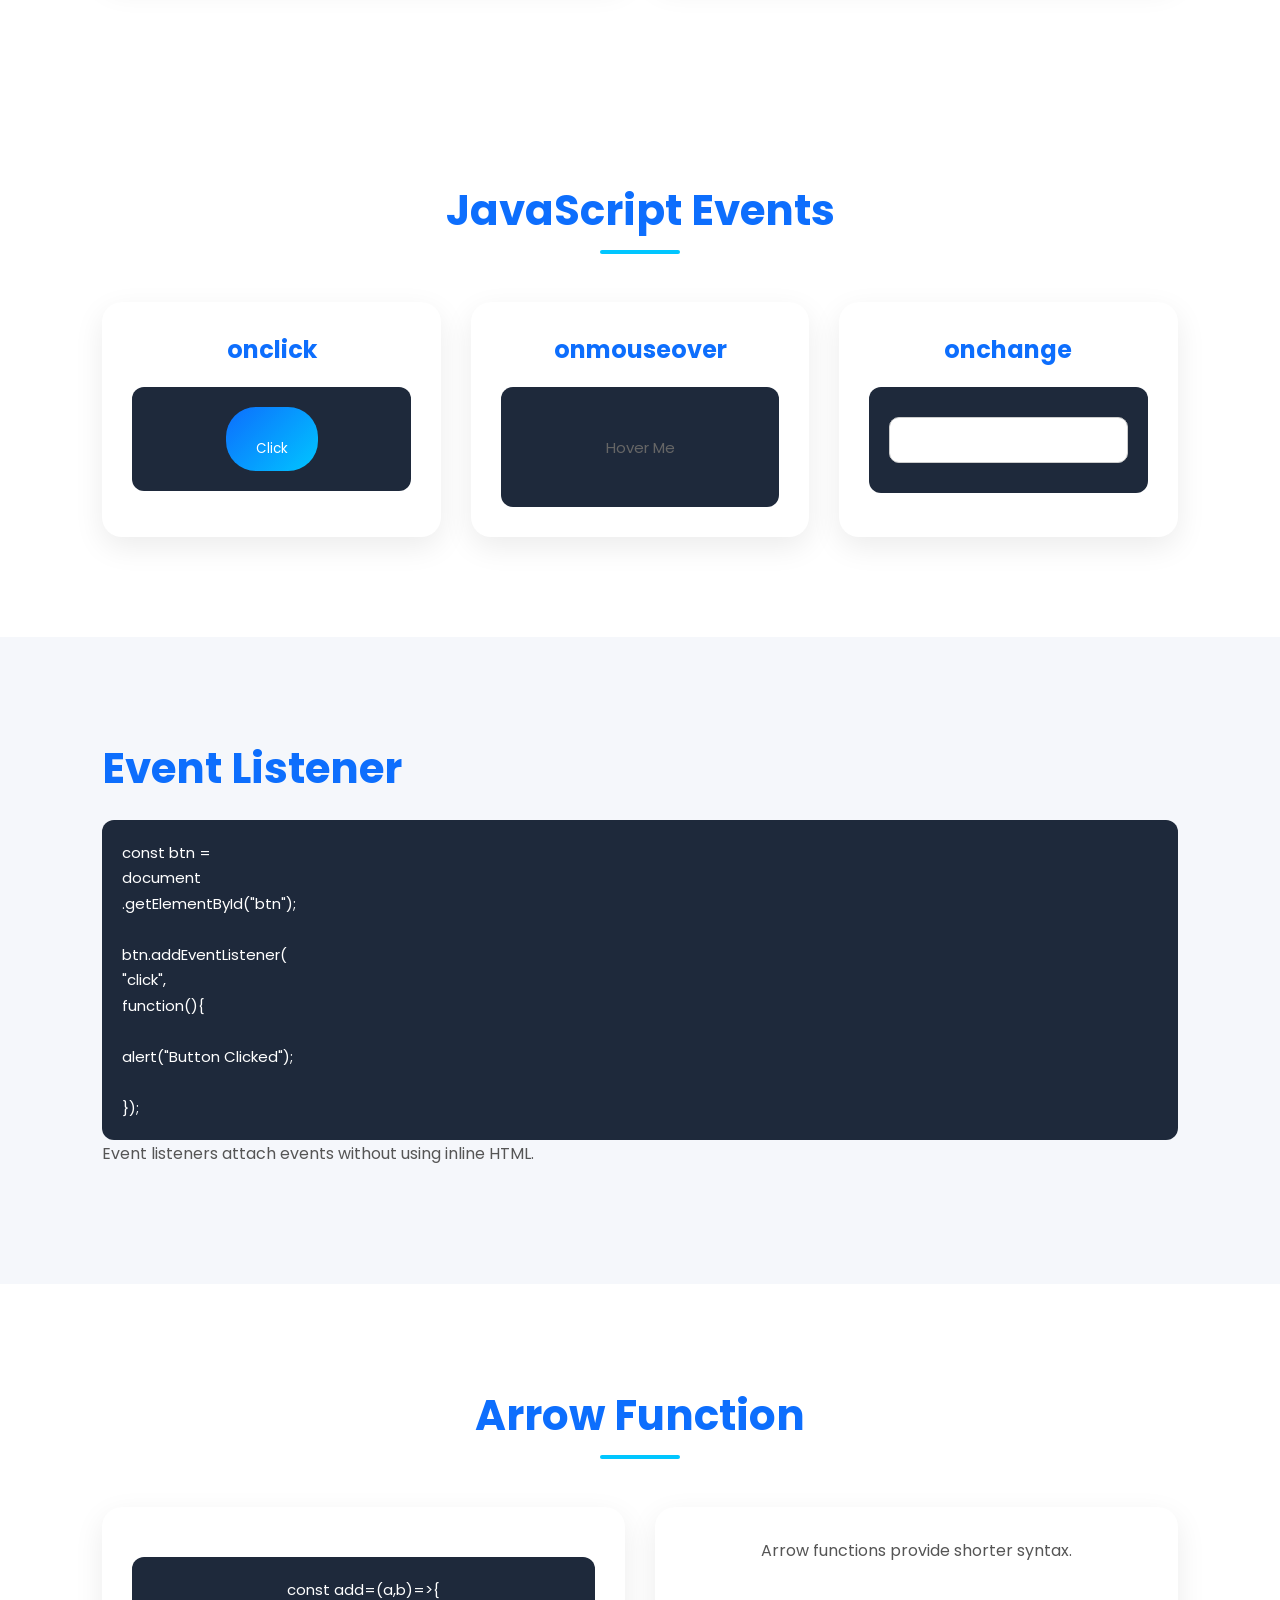
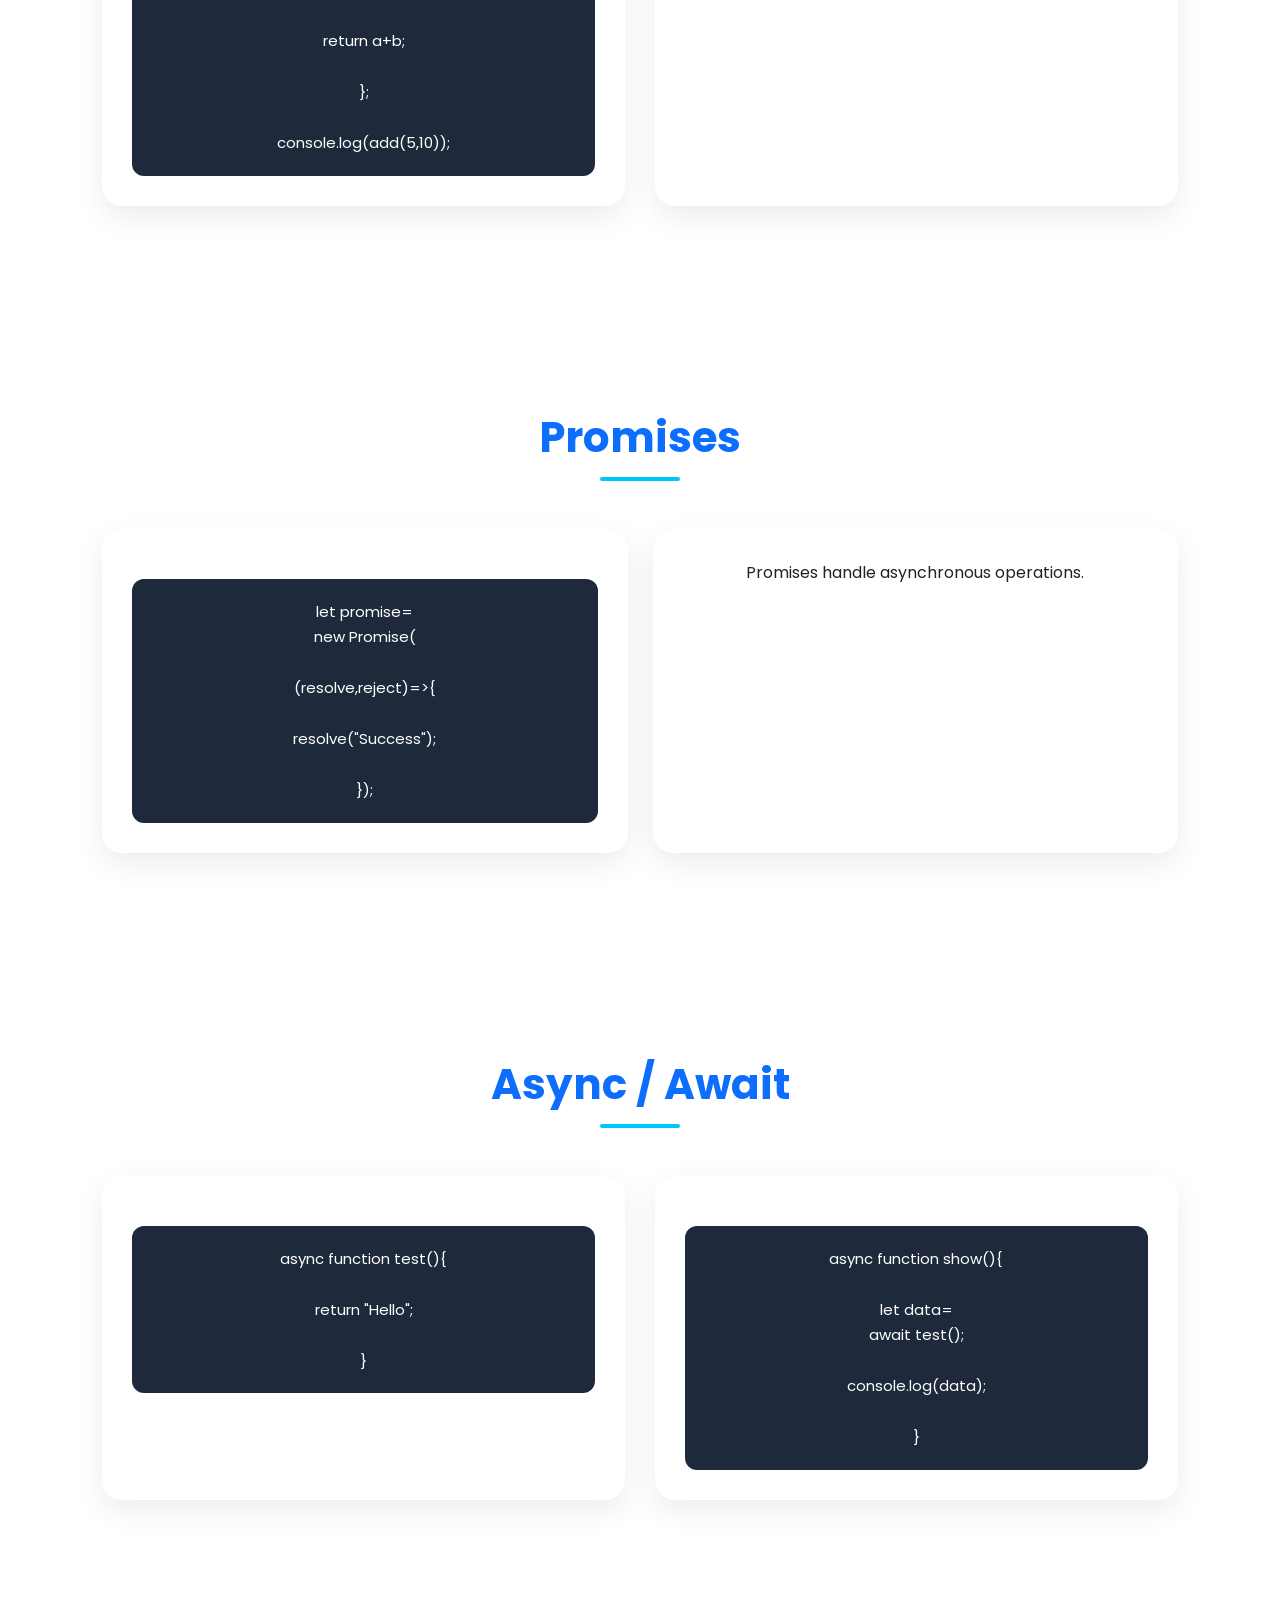
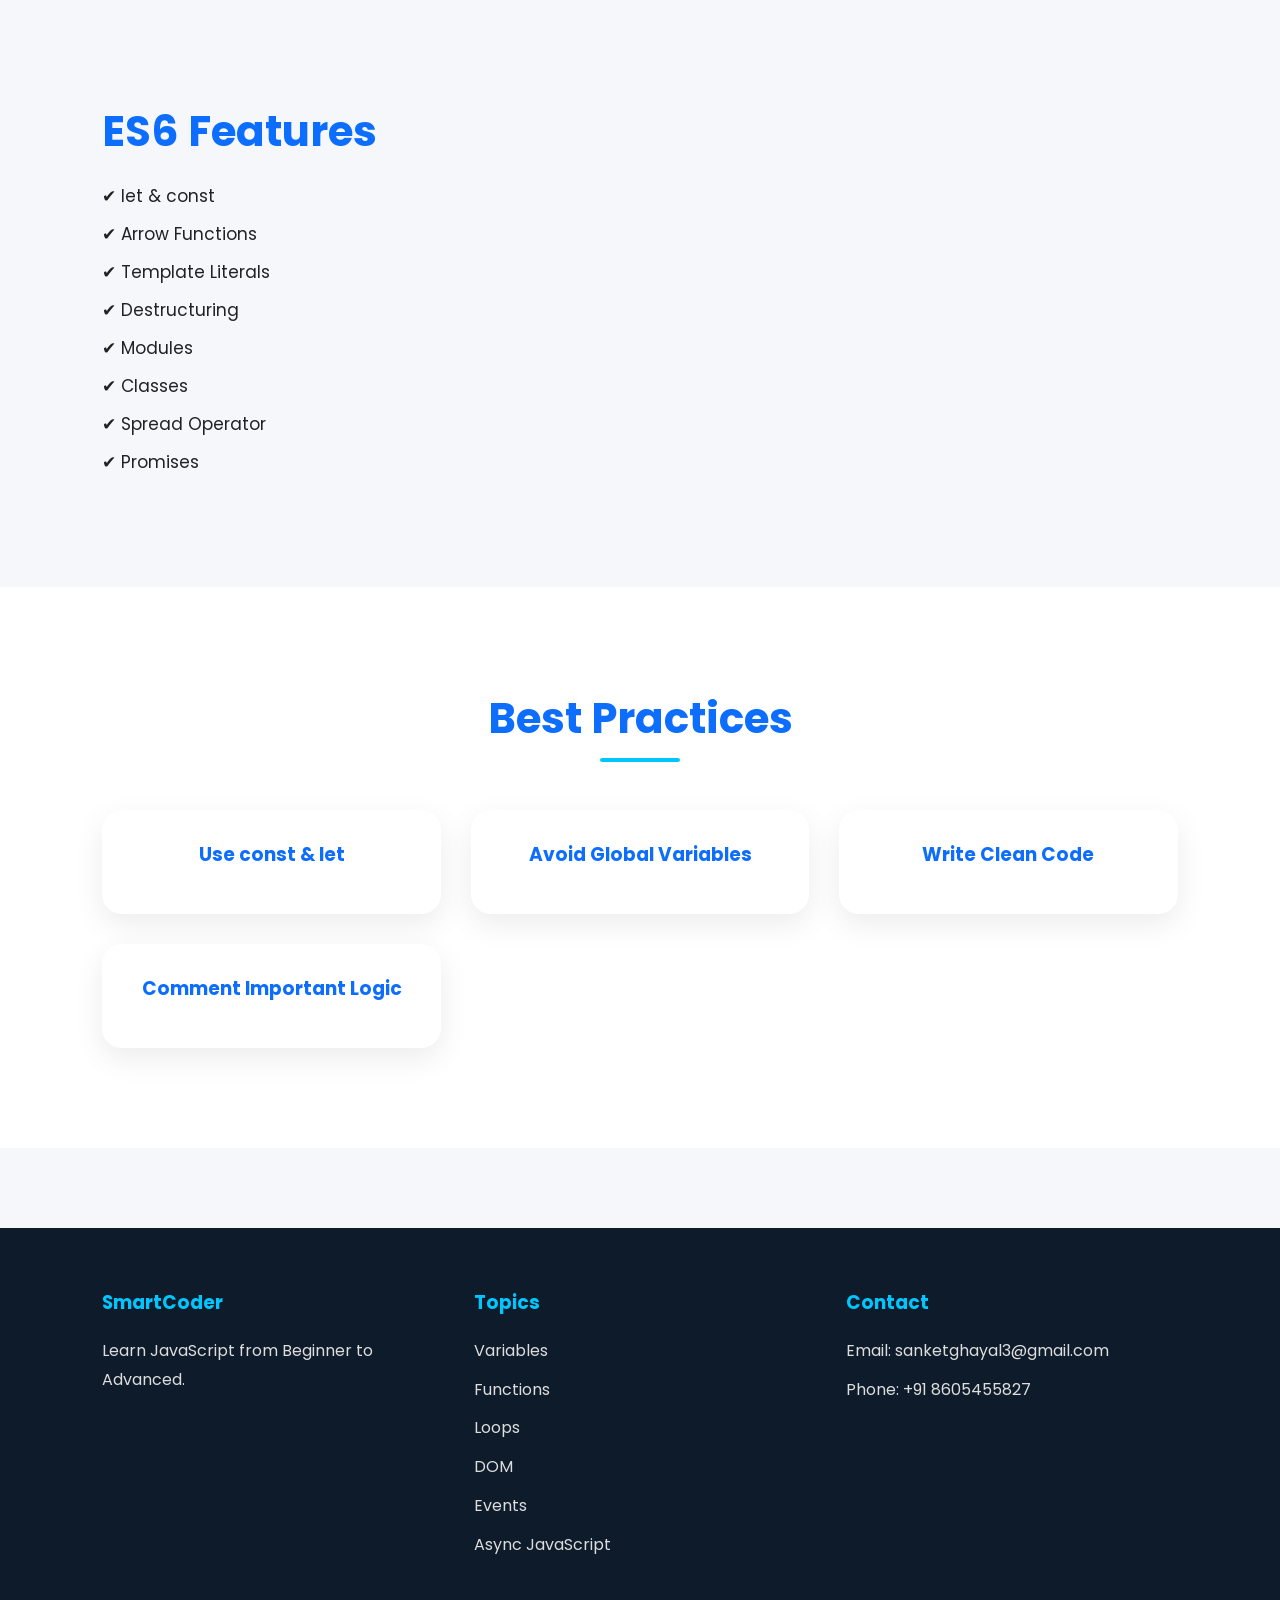
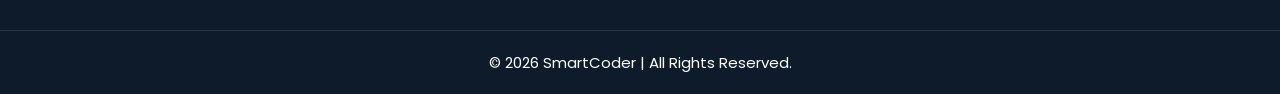
<file: js.html>
<!DOCTYPE html>
<html lang="en">

<head>

<meta charset="UTF-8">

<meta name="viewport" content="width=device-width, initial-scale=1.0">

<title>JavaScript Tutorial | SmartCoder</title>

<link rel="stylesheet" href="css/style.css">

<link href="https://fonts.googleapis.com/css2?family=Poppins:wght@300;400;500;600;700&display=swap" rel="stylesheet">

<link rel="stylesheet"
href="https://cdnjs.cloudflare.com/ajax/libs/font-awesome/6.6.0/css/all.min.css">

</head>

<body>

<header>

<nav class="navbar">

<div class="logo">

<img src="Images/logo1.png" alt="Logo">

<h2>SmartCoder</h2>

</div>

<ul class="nav-links">

<li><a href="index.html">Home</a></li>

<li><a href="java.html">Java</a></li>

<li><a href="c.html">C</a></li>

<li><a href="ht.html">HTML</a></li>

<li><a href="css.html">CSS</a></li>

<li><a href="js.html" class="active">JavaScript</a></li>

<li><a href="python.html">Python</a></li>

<li><a href="contact.html">Contact</a></li>

</ul>

<div class="menu-btn">

<i class="fas fa-bars"></i>

</div>

</nav>

</header>

<!-- Hero -->

<section class="hero">

<div class="hero-text">

<h1>Learn JavaScript</h1>

<p>

JavaScript is the programming language of the web. It makes websites interactive and dynamic.

</p>

<a href="#intro" class="btn">

Start Learning

</a>

</div>

<div class="hero-image">

<img src="Images/javascript-1.png" alt="JavaScript">

</div>

</section>

<!-- Introduction -->

<section id="intro" class="about">

<div class="container">

<div class="about-text">

<h2>What is JavaScript?</h2>

<p>

JavaScript is a lightweight scripting language used to create interactive web applications.

</p>

<ul>

<li>✔ Fast</li>

<li>✔ Lightweight</li>

<li>✔ Dynamic</li>

<li>✔ Cross Platform</li>

<li>✔ Easy to Learn</li>

</ul>

</div>

<div class="about-image">

<img src="Images/js-file-2.png" alt="JavaScript">

</div>

</div>

</section>

<!-- Features -->

<section class="courses">

<h2 class="section-title">

Features of JavaScript

</h2>

<div class="course-grid">

<div class="card">

<h3>Dynamic</h3>

<p>Create interactive websites.</p>

</div>

<div class="card">

<h3>Client Side</h3>

<p>Runs inside the browser.</p>

</div>

<div class="card">

<h3>Lightweight</h3>

<p>Easy and fast scripting language.</p>

</div>

<div class="card">

<h3>Cross Platform</h3>

<p>Works on every operating system.</p>

</div>

<div class="card">

<h3>Object Oriented</h3>

<p>Supports OOP concepts.</p>

</div>

<div class="card">

<h3>Event Driven</h3>

<p>Responds to user actions.</p>

</div>

</div>

</section>

<!-- JavaScript Syntax -->

<section class="about">

<div class="container">

<div class="about-text">

<h2>JavaScript Syntax</h2>

<pre>
let name = "SmartCoder";

console.log(name);
</pre>

</div>

</div>

</section>

<!-- Variables -->

<section class="compiler">

<h2 class="section-title">

Variables

</h2>

<div class="compiler-grid">

<div class="compiler-card">

<h3>let</h3>

<pre>
let age = 20;
</pre>

</div>

<div class="compiler-card">

<h3>const</h3>

<pre>
const pi = 3.14;
</pre>

</div>

<div class="compiler-card">

<h3>var</h3>

<pre>
var city = "Pune";
</pre>

</div>

</div>

</section>
<!-- ================= DATA TYPES ================= -->

<section class="courses">

<h2 class="section-title">

JavaScript Data Types

</h2>

<div class="course-grid">

<div class="card">
<h3>String</h3>
<pre>
let name = "SmartCoder";
</pre>
</div>

<div class="card">
<h3>Number</h3>
<pre>
let age = 20;
</pre>
</div>

<div class="card">
<h3>Boolean</h3>
<pre>
let isStudent = true;
</pre>
</div>

<div class="card">
<h3>Array</h3>
<pre>
let colors =
["Red","Blue"];
</pre>
</div>

<div class="card">
<h3>Object</h3>
<pre>
let person={
name:"Rahul"
};
</pre>
</div>

<div class="card">
<h3>Null</h3>
<pre>
let value = null;
</pre>
</div>

</div>

</section>

<!-- ================= OPERATORS ================= -->

<section class="about">

<div class="container">

<div class="about-text">

<h2>Operators</h2>

<pre>
let a=10;
let b=5;

console.log(a+b);
console.log(a-b);
console.log(a*b);
console.log(a/b);
</pre>

<p>

JavaScript supports Arithmetic, Comparison, Assignment and Logical operators.

</p>

</div>

</div>

</section>

<!-- ================= IF ELSE ================= -->

<section class="compiler">

<h2 class="section-title">

If Else

</h2>

<div class="compiler-grid">

<div class="compiler-card">

<pre>
let age=18;

if(age>=18){

console.log("Adult");

}else{

console.log("Minor");

}
</pre>

</div>

<div class="compiler-card">

<p>

The if statement executes code based on a condition.

</p>

</div>

</div>

</section>

<!-- ================= LOOPS ================= -->

<section class="why">

<h2 class="section-title">

Loops

</h2>

<div class="why-grid">

<div class="why-card">

<h3>For Loop</h3>

<pre>
for(let i=1;i<=5;i++){

console.log(i);

}
</pre>

</div>

<div class="why-card">

<h3>While Loop</h3>

<pre>
let i=1;

while(i<=5){

i++;

}
</pre>

</div>

<div class="why-card">

<h3>Do While</h3>

<pre>
do{

i++;

}

while(i<=5);
</pre>

</div>

</div>

</section>

<!-- ================= FUNCTIONS ================= -->

<section class="courses">

<h2 class="section-title">

Functions

</h2>

<div class="course-grid">

<div class="card">

<pre>
function add(a,b){

return a+b;

}

add(10,20);
</pre>

</div>

<div class="card">

<p>

Functions help reuse code multiple times.

</p>

</div>

</div>

</section>

<!-- ================= ARRAYS ================= -->

<section class="about">

<div class="container">

<div class="about-text">

<h2>Arrays</h2>

<pre>
let fruits=[

"Apple",

"Mango",

"Banana"

];

console.log(fruits[0]);
</pre>

</div>

</div>

</section>

<!-- ================= OBJECTS ================= -->

<section class="compiler">

<h2 class="section-title">

Objects

</h2>

<div class="compiler-grid">

<div class="compiler-card">

<pre>
let student={

name:"Rahul",

age:20

};

console.log(student.name);
</pre>

</div>

<div class="compiler-card">

<p>

Objects store data as key-value pairs.

</p>

</div>

</div>

</section>

<!-- ================= DOM ================= -->

<section class="why">

<h2 class="section-title">

DOM Manipulation

</h2>

<div class="why-grid">

<div class="why-card">

<pre>
document
.getElementById("demo")
.innerHTML="Hello";
</pre>

</div>

<div class="why-card">

<p>

DOM allows JavaScript to change HTML and CSS dynamically.

</p>

</div>

</div>

</section>
<!-- ================= EVENTS ================= -->

<section class="courses">

<h2 class="section-title">

JavaScript Events

</h2>

<div class="course-grid">

<div class="card">

<h3>onclick</h3>

<pre>
<button
onclick="hello()">
Click
</button>
</pre>

</div>

<div class="card">

<h3>onmouseover</h3>

<pre>
<p
onmouseover="changeColor()">
Hover Me
</p>
</pre>

</div>

<div class="card">

<h3>onchange</h3>

<pre>
<input
onchange="show()">
</pre>

</div>

</div>

</section>

<!-- ================= EVENT LISTENER ================= -->

<section class="about">

<div class="container">

<div class="about-text">

<h2>Event Listener</h2>

<pre>
const btn =
document
.getElementById("btn");

btn.addEventListener(
"click",
function(){

alert("Button Clicked");

});
</pre>

<p>

Event listeners attach events without using inline HTML.

</p>

</div>

</div>

</section>

<!-- ================= ARROW FUNCTION ================= -->

<section class="compiler">

<h2 class="section-title">

Arrow Function

</h2>

<div class="compiler-grid">

<div class="compiler-card">

<pre>
const add=(a,b)=>{

return a+b;

};

console.log(add(5,10));
</pre>

</div>

<div class="compiler-card">

<p>

Arrow functions provide shorter syntax.

</p>

</div>

</div>

</section>

<!-- ================= PROMISE ================= -->

<section class="why">

<h2 class="section-title">

Promises

</h2>

<div class="why-grid">

<div class="why-card">

<pre>
let promise=
new Promise(

(resolve,reject)=>{

resolve("Success");

});
</pre>

</div>

<div class="why-card">

<p>

Promises handle asynchronous operations.

</p>

</div>

</div>

</section>

<!-- ================= ASYNC AWAIT ================= -->

<section class="courses">

<h2 class="section-title">

Async / Await

</h2>

<div class="course-grid">

<div class="card">

<pre>
async function test(){

return "Hello";

}
</pre>

</div>

<div class="card">

<pre>
async function show(){

let data=
await test();

console.log(data);

}
</pre>

</div>

</div>

</section>

<!-- ================= ES6 FEATURES ================= -->

<section class="about">

<div class="container">

<div class="about-text">

<h2>ES6 Features</h2>

<ul>

<li>✔ let & const</li>

<li>✔ Arrow Functions</li>

<li>✔ Template Literals</li>

<li>✔ Destructuring</li>

<li>✔ Modules</li>

<li>✔ Classes</li>

<li>✔ Spread Operator</li>

<li>✔ Promises</li>

</ul>

</div>

</div>

</section>

<!-- ================= BEST PRACTICES ================= -->

<section class="compiler">

<h2 class="section-title">

Best Practices

</h2>

<div class="compiler-grid">

<div class="compiler-card">

<h3>Use const & let</h3>

</div>

<div class="compiler-card">

<h3>Avoid Global Variables</h3>

</div>

<div class="compiler-card">

<h3>Write Clean Code</h3>

</div>

<div class="compiler-card">

<h3>Comment Important Logic</h3>

</div>

</div>

</section>

<!-- ================= FOOTER ================= -->

<footer>

<div class="footer-container">

<div>

<h3>SmartCoder</h3>

<p>

Learn JavaScript from Beginner to Advanced.

</p>

</div>

<div>

<h3>Topics</h3>

<ul>

<li>Variables</li>

<li>Functions</li>

<li>Loops</li>

<li>DOM</li>

<li>Events</li>

<li>Async JavaScript</li>

</ul>

</div>

<div>

<h3>Contact</h3>

<p>Email: sanketghayal3@gmail.com</p>

<p>Phone: +91 8605455827</p>

</div>

</div>

<div class="copyright">

© 2026 SmartCoder | All Rights Reserved.

</div>

</footer>

<script src="js/script.js"></script>

</body>

</html>
</file>
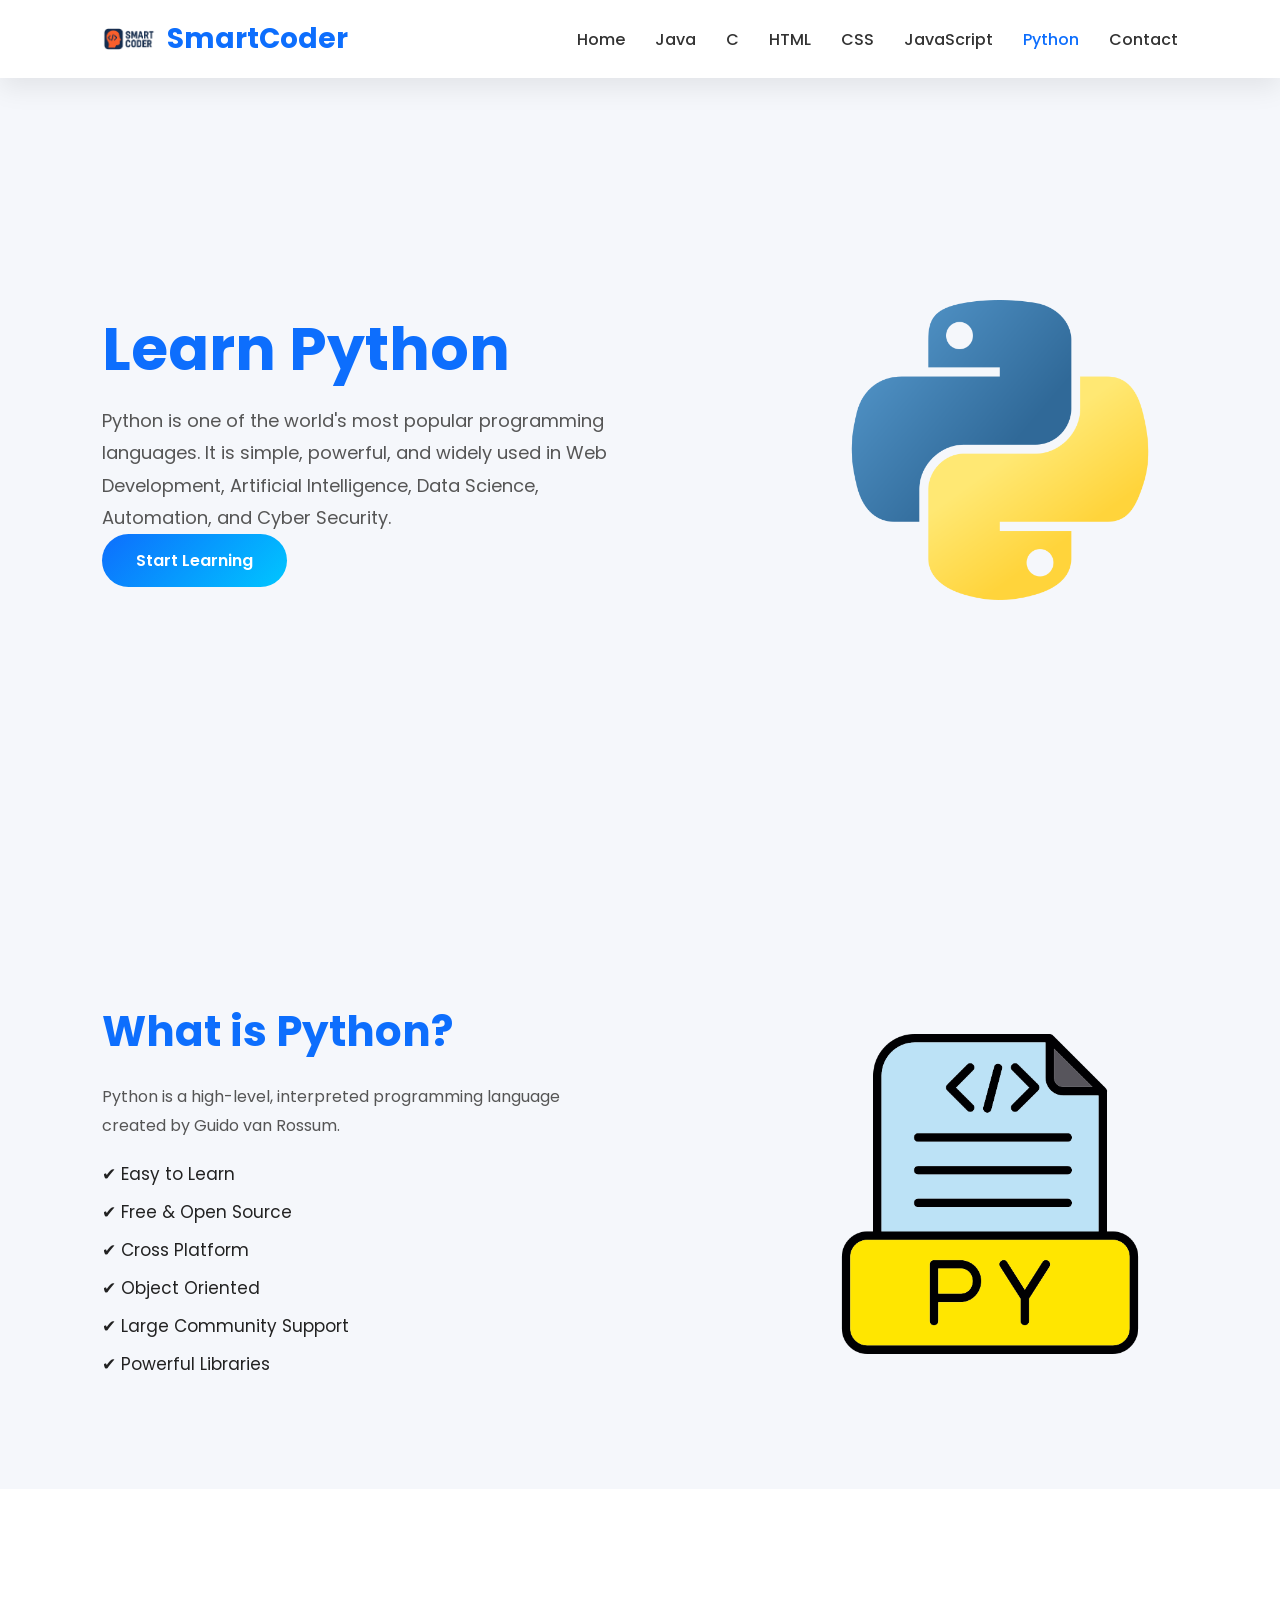
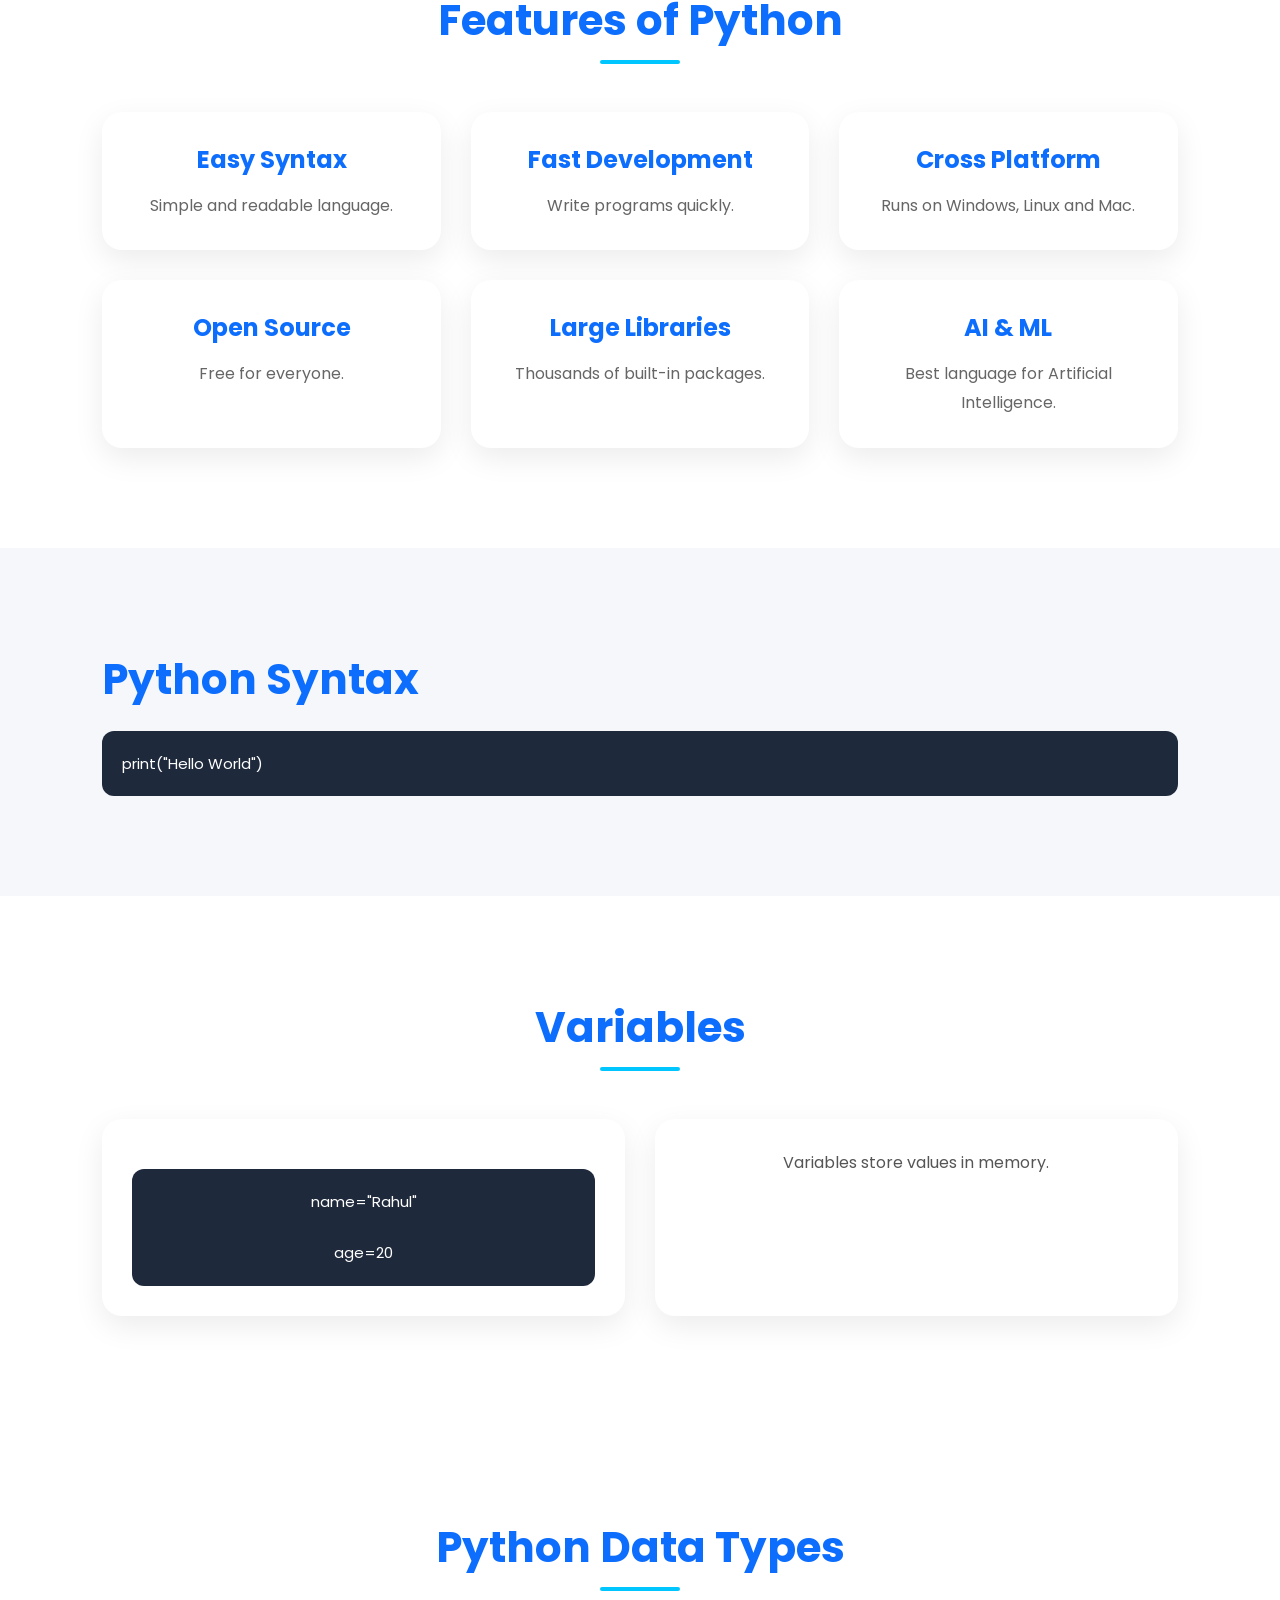
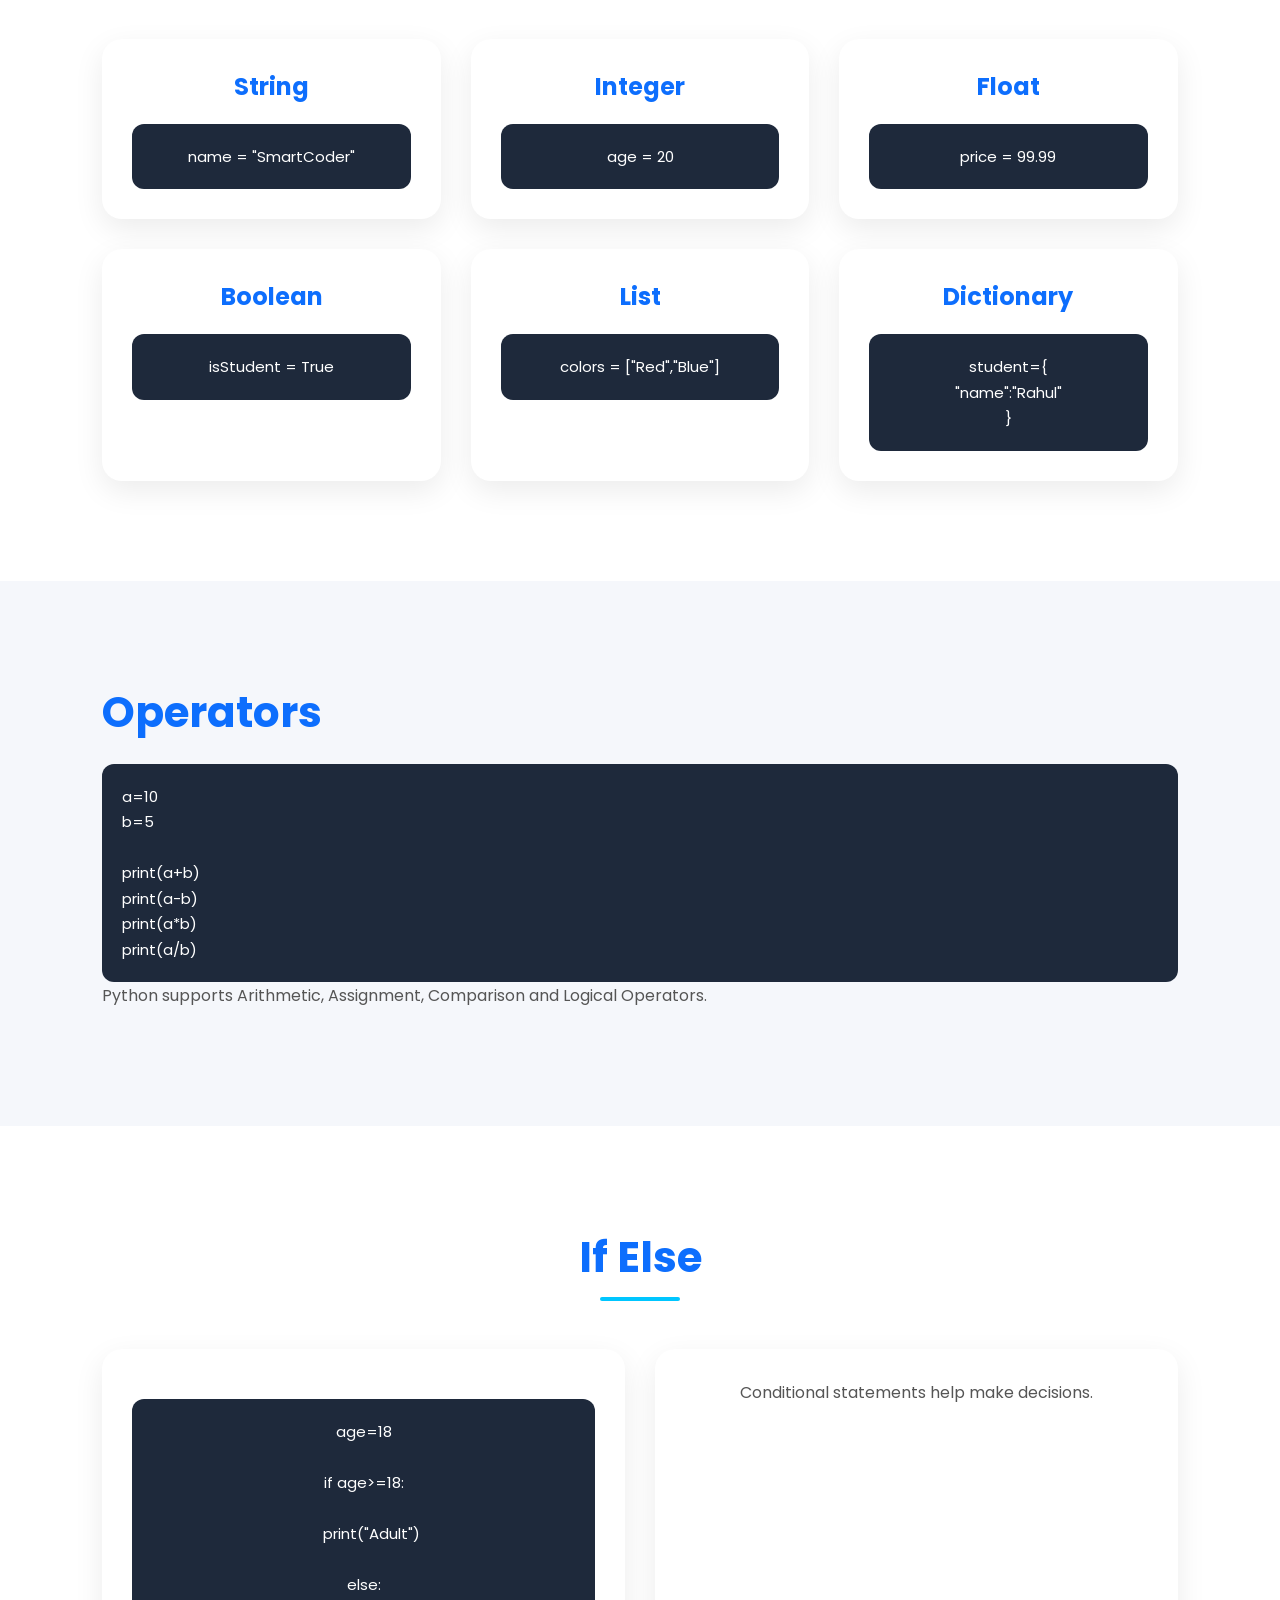
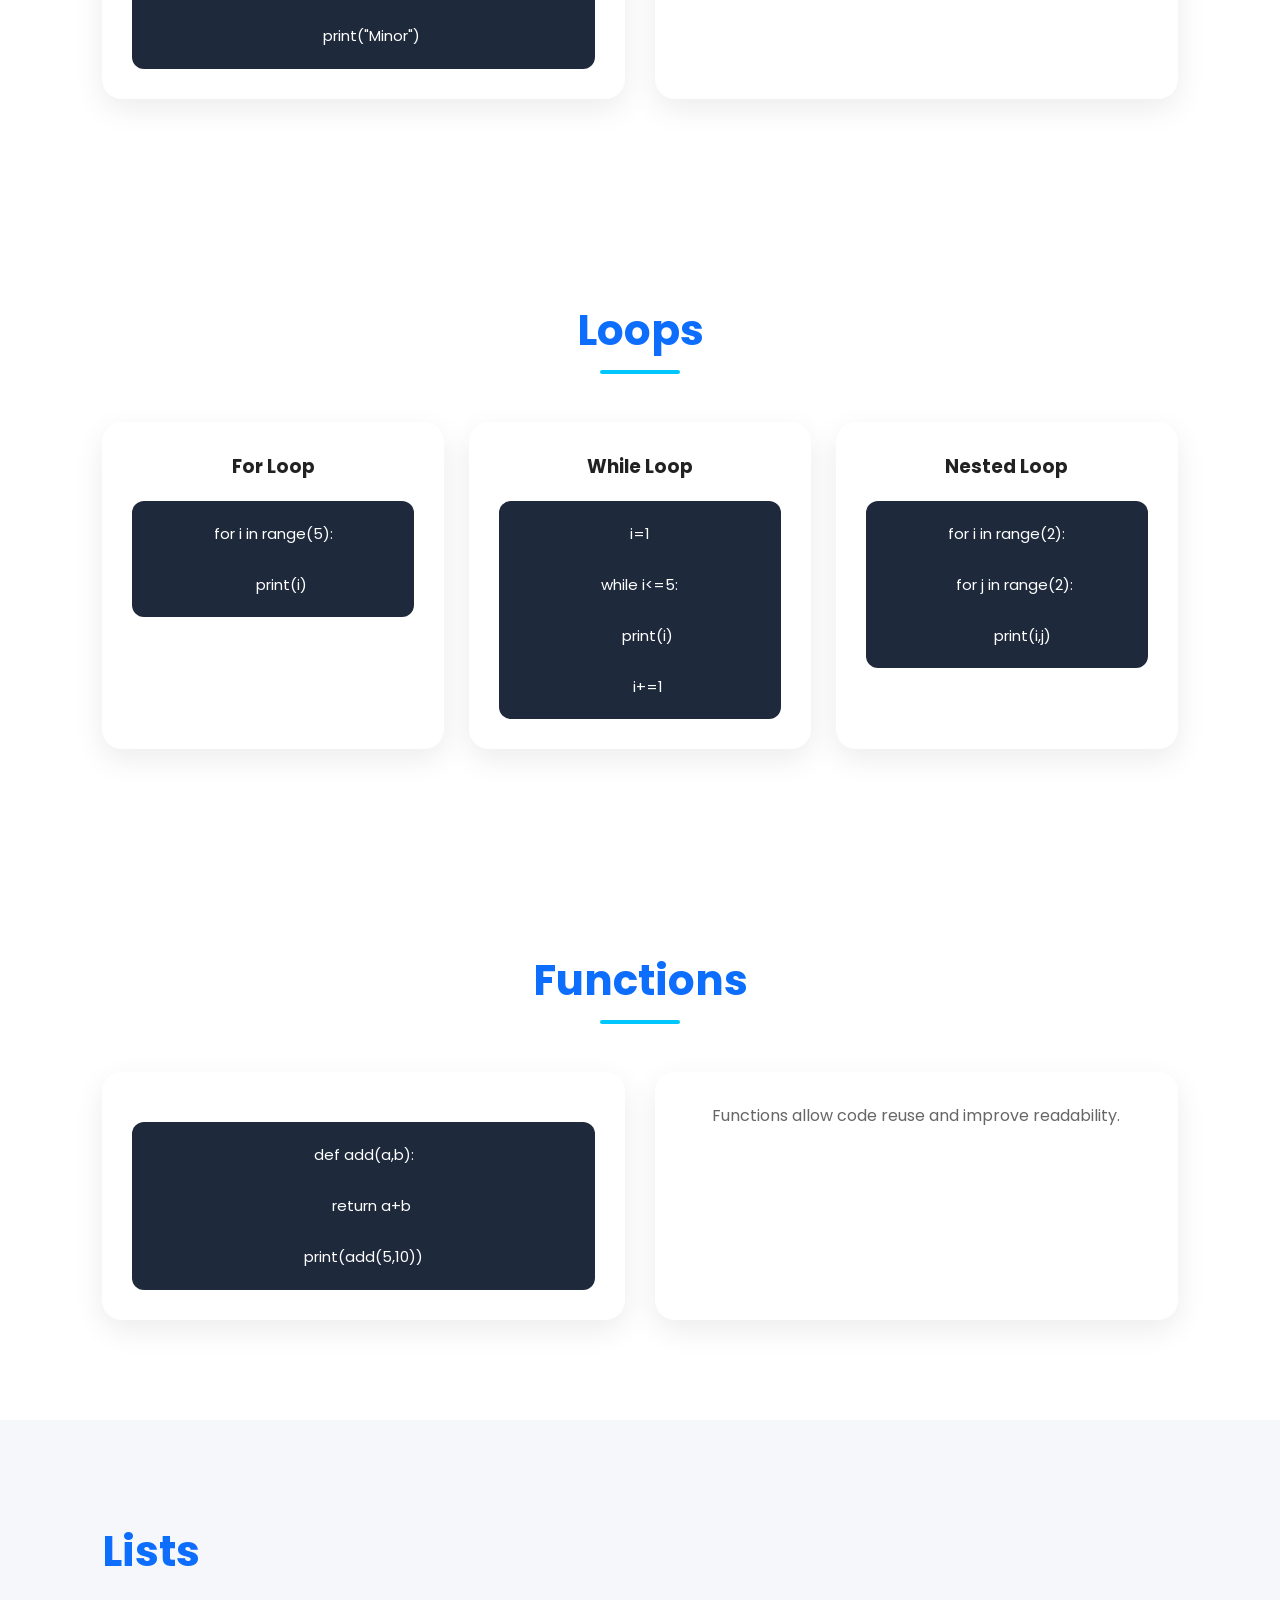
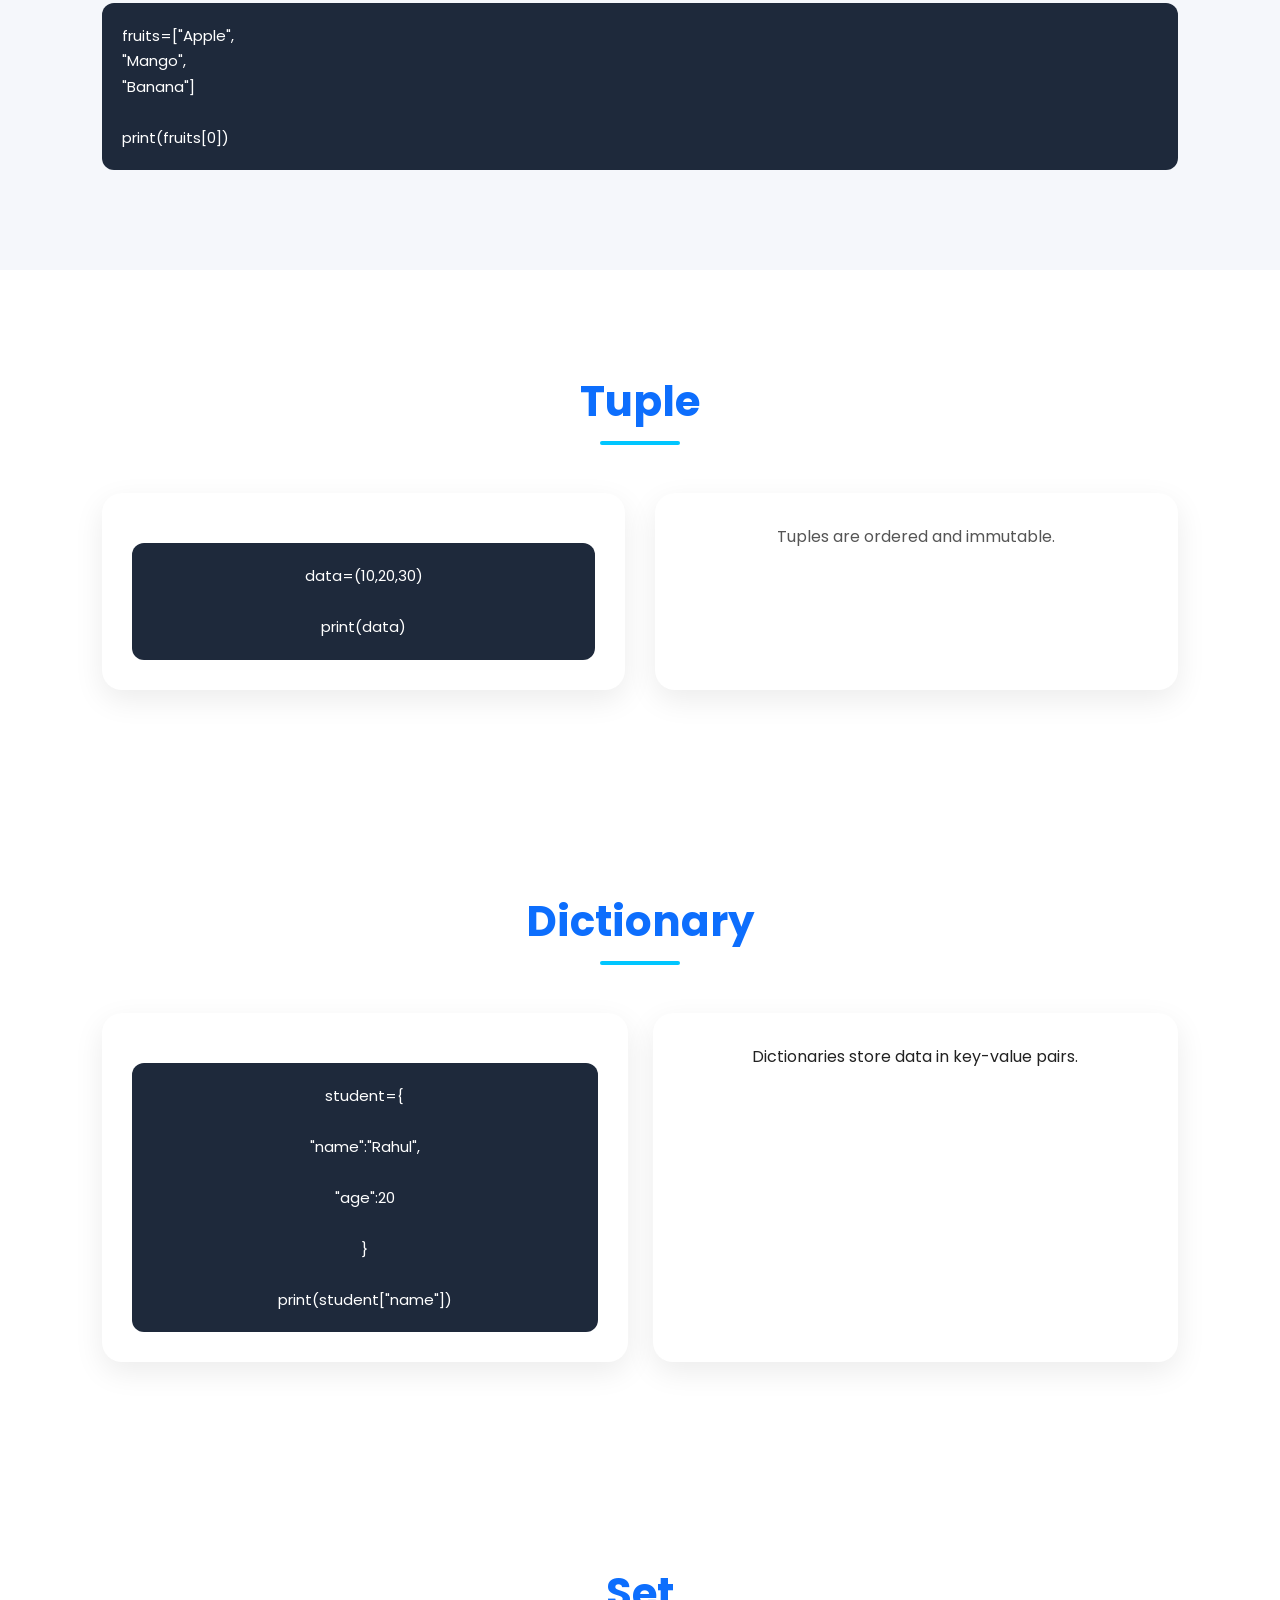
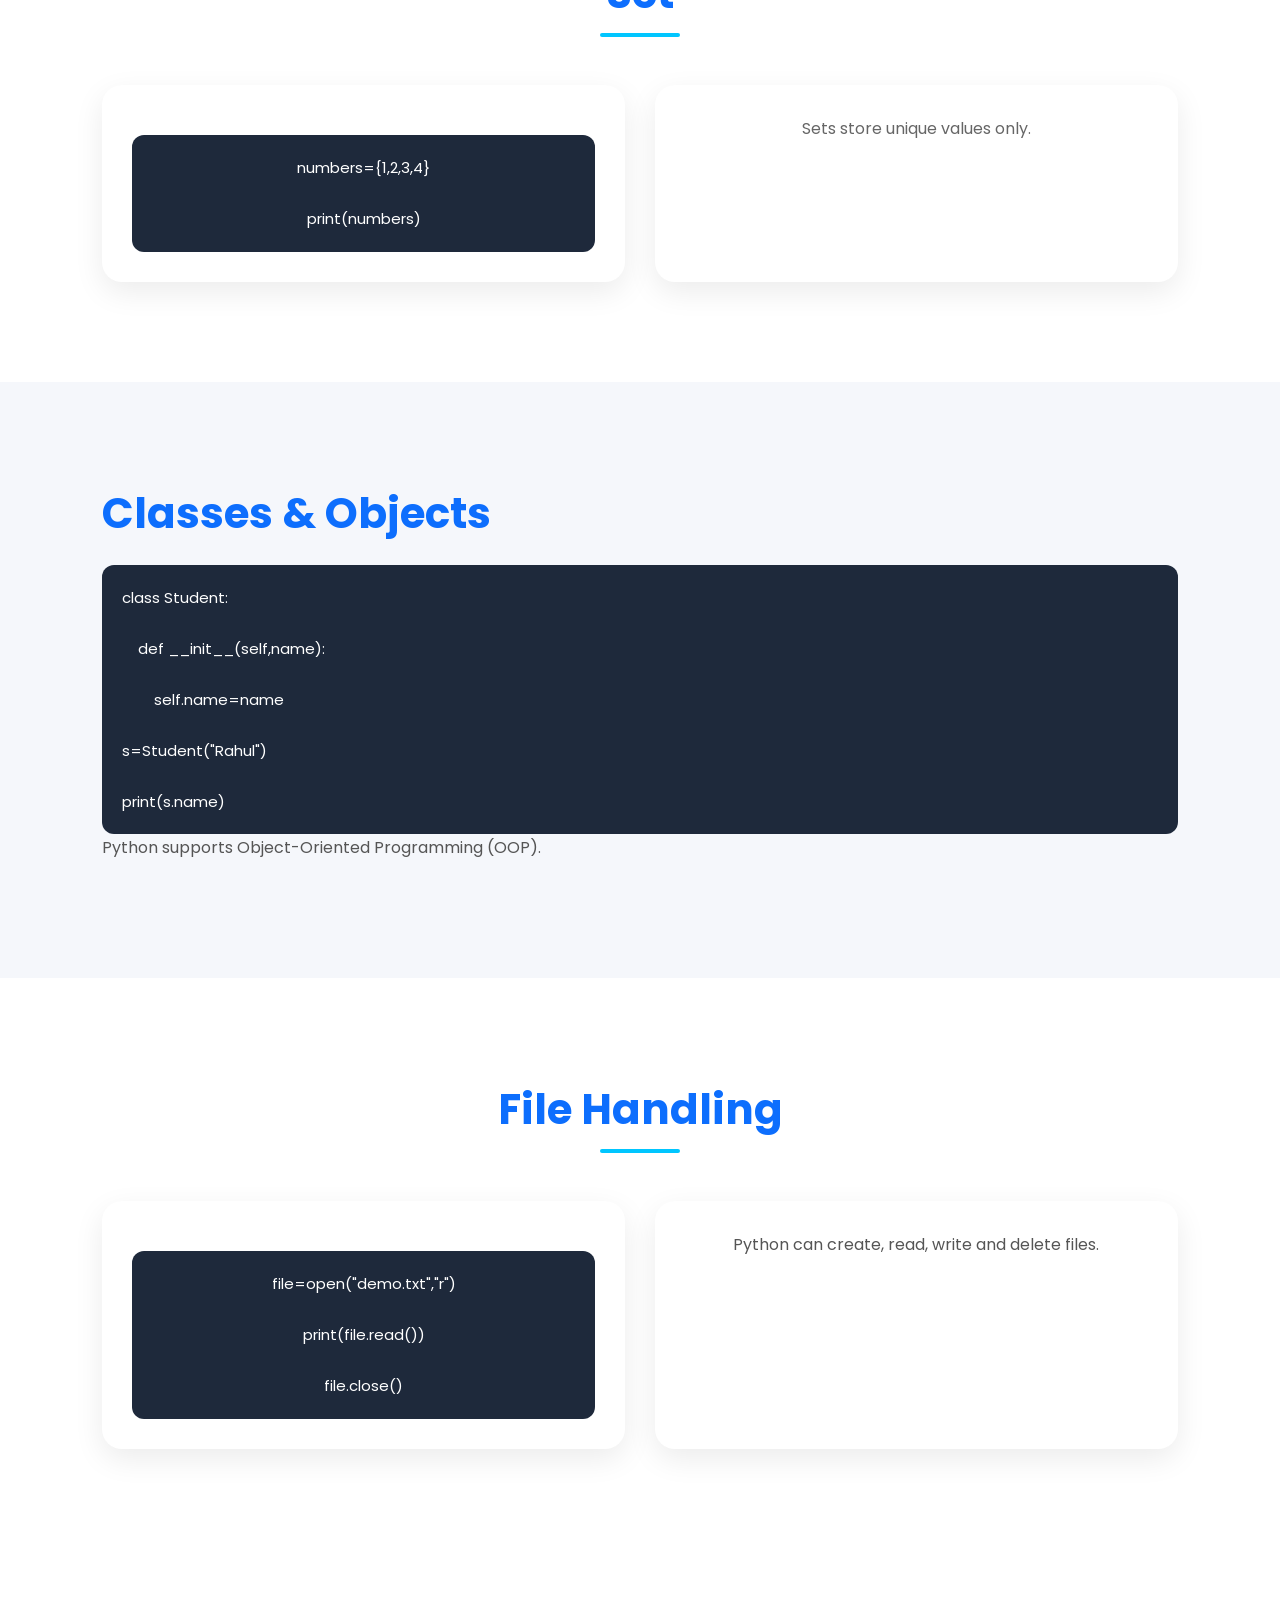
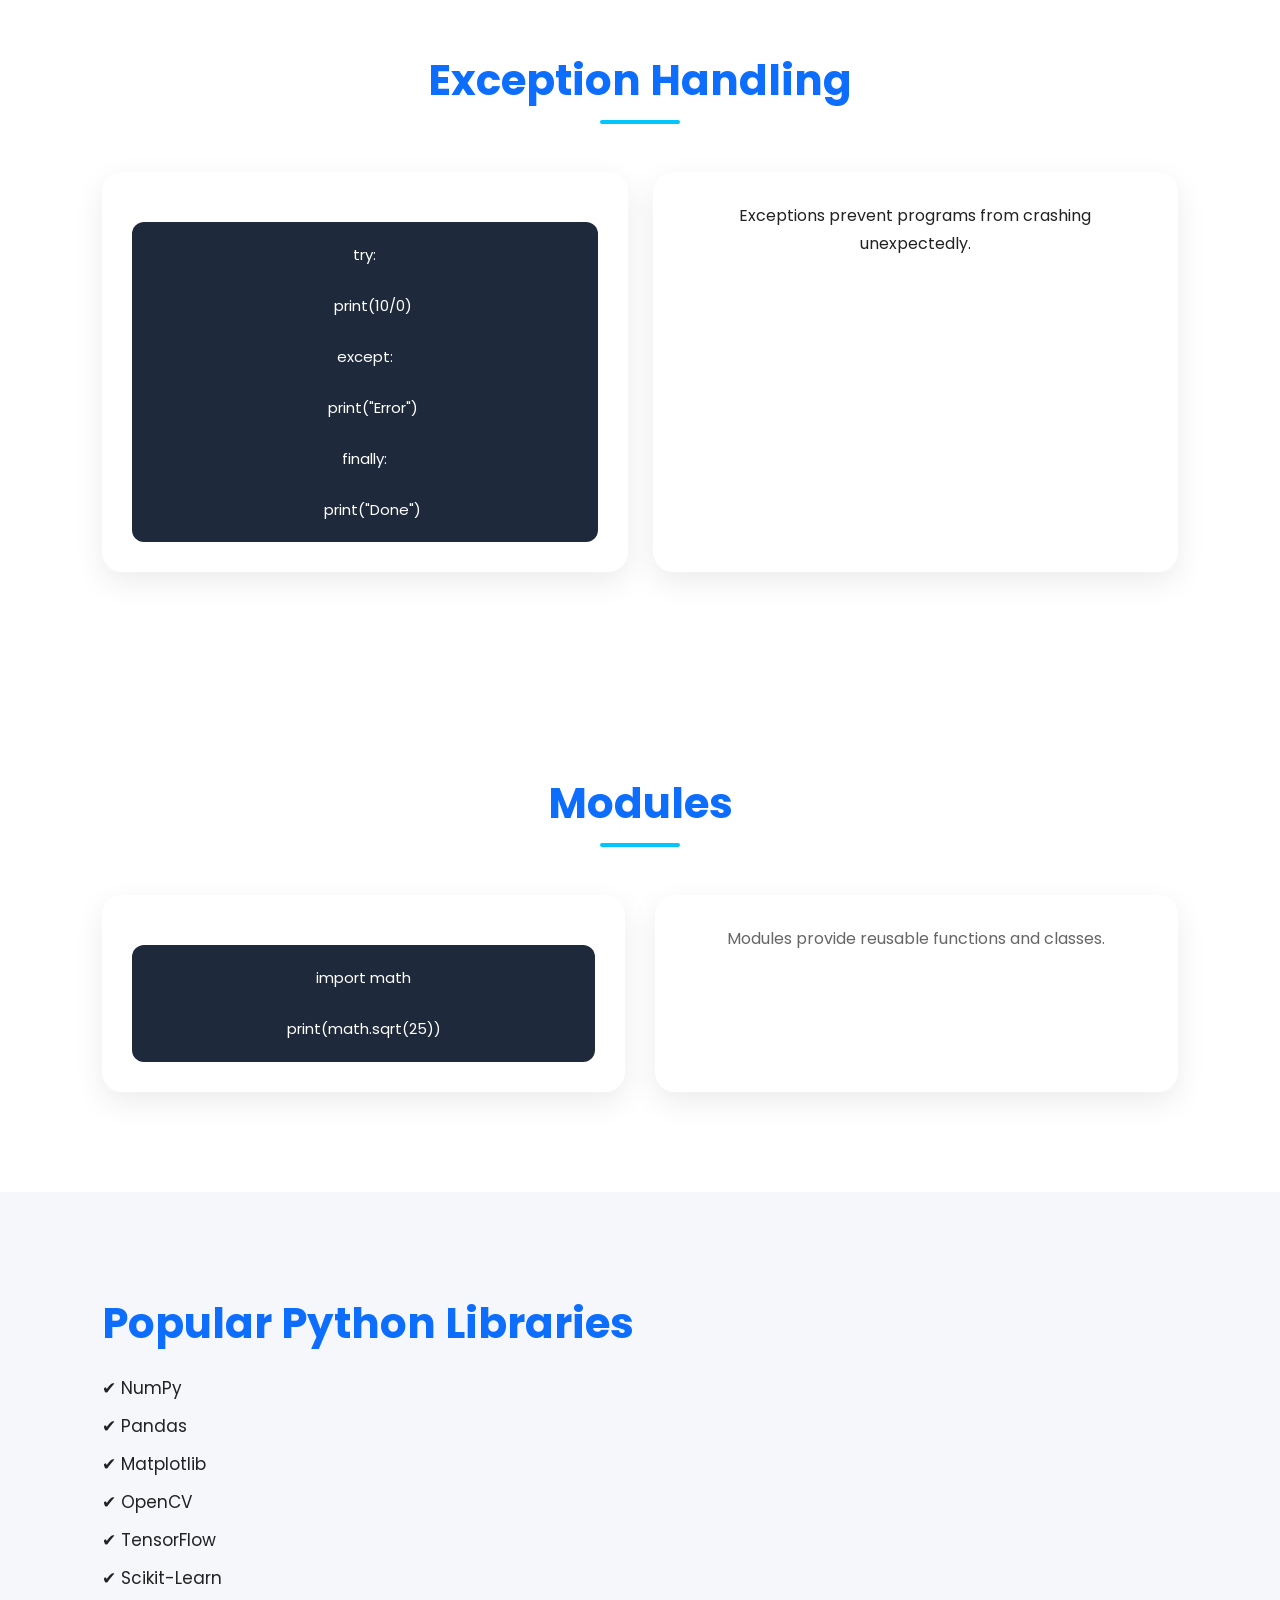
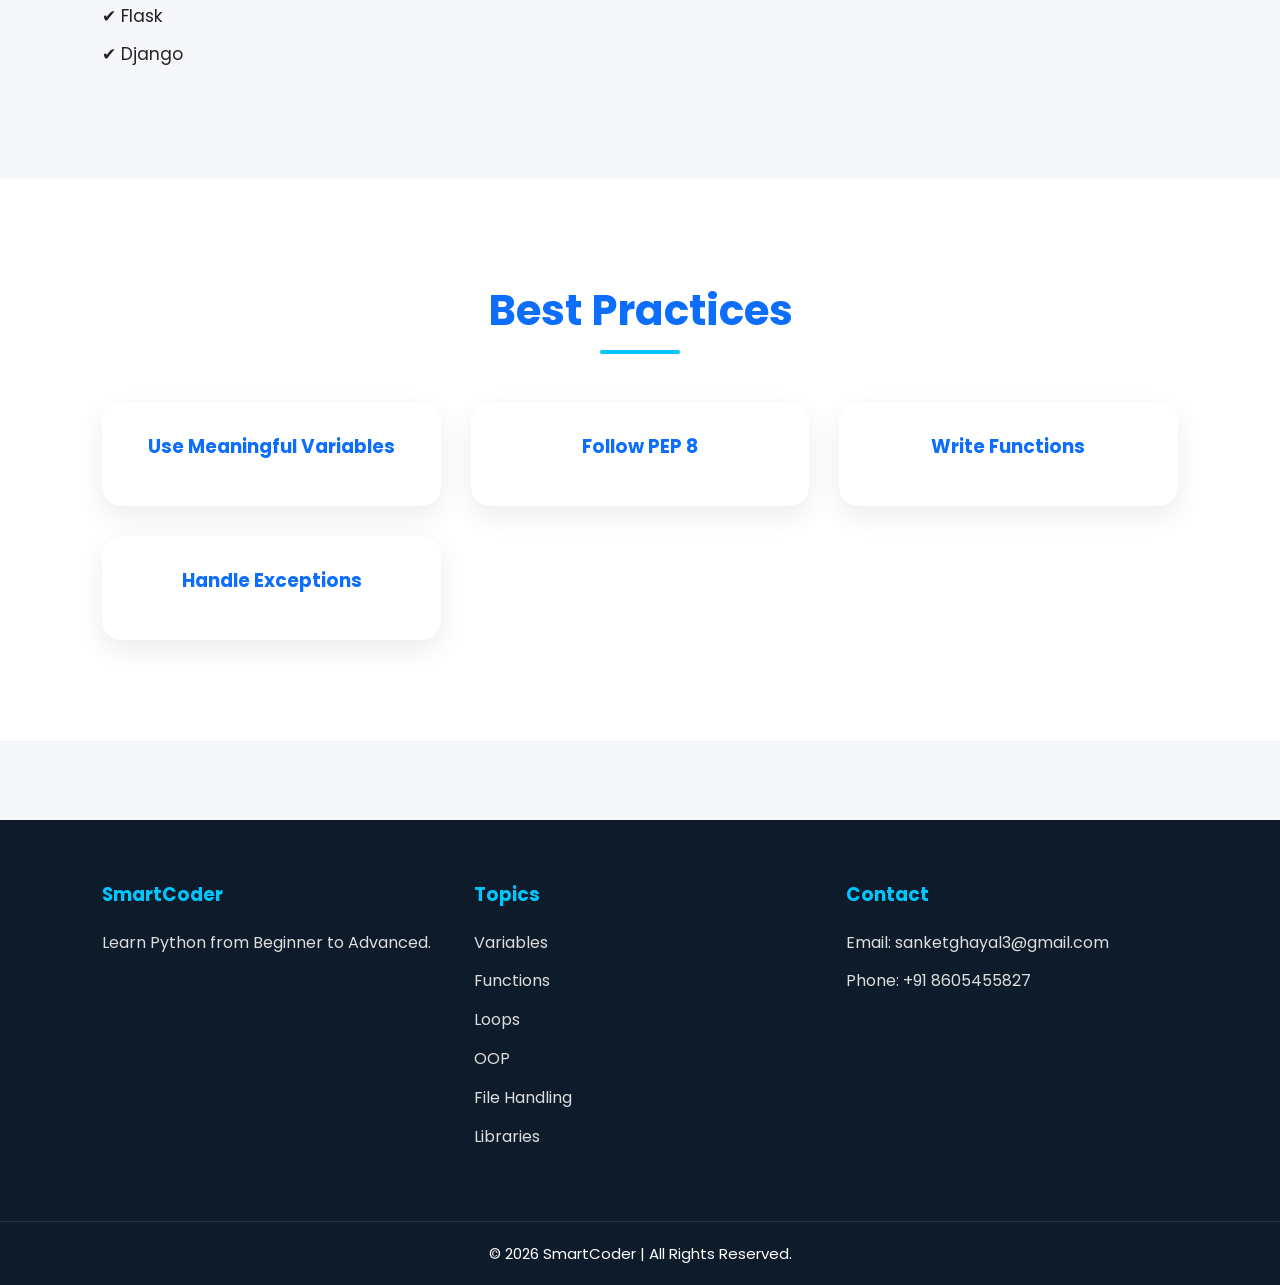
<file: python.html>
<!DOCTYPE html>
<html lang="en">

<head>

<meta charset="UTF-8">

<meta name="viewport" content="width=device-width, initial-scale=1.0">

<title>Python Tutorial | SmartCoder</title>

<link rel="stylesheet" href="css/style.css">

<link href="https://fonts.googleapis.com/css2?family=Poppins:wght@300;400;500;600;700&display=swap" rel="stylesheet">

<link rel="stylesheet"
href="https://cdnjs.cloudflare.com/ajax/libs/font-awesome/6.6.0/css/all.min.css">

</head>

<body>

<header>

<nav class="navbar">

<div class="logo">

<img src="Images/logo1.png" alt="Logo">

<h2>SmartCoder</h2>

</div>

<ul class="nav-links">

<li><a href="index.html">Home</a></li>

<li><a href="java.html">Java</a></li>

<li><a href="c.html">C</a></li>

<li><a href="ht.html">HTML</a></li>

<li><a href="css.html">CSS</a></li>

<li><a href="js.html">JavaScript</a></li>

<li><a href="python.html" class="active">Python</a></li>

<li><a href="contact.html">Contact</a></li>

</ul>

<div class="menu-btn">

<i class="fas fa-bars"></i>

</div>

</nav>

</header>

<!-- Hero -->

<section class="hero">

<div class="hero-text">

<h1>Learn Python</h1>

<p>

Python is one of the world's most popular programming languages. It is simple, powerful, and widely used in Web Development, Artificial Intelligence, Data Science, Automation, and Cyber Security.

</p>

<a href="#intro" class="btn">

Start Learning

</a>

</div>

<div class="hero-image">

<img src="Images/python-1.png" alt="Python">

</div>

</section>

<!-- Introduction -->

<section id="intro" class="about">

<div class="container">

<div class="about-text">

<h2>What is Python?</h2>

<p>

Python is a high-level, interpreted programming language created by Guido van Rossum.

</p>

<ul>

<li>✔ Easy to Learn</li>

<li>✔ Free & Open Source</li>

<li>✔ Cross Platform</li>

<li>✔ Object Oriented</li>

<li>✔ Large Community Support</li>

<li>✔ Powerful Libraries</li>

</ul>

</div>

<div class="about-image">

<img src="Images/python-file-2.png" alt="Python">

</div>

</div>

</section>

<!-- Features -->

<section class="courses">

<h2 class="section-title">

Features of Python

</h2>

<div class="course-grid">

<div class="card">

<h3>Easy Syntax</h3>

<p>Simple and readable language.</p>

</div>

<div class="card">

<h3>Fast Development</h3>

<p>Write programs quickly.</p>

</div>

<div class="card">

<h3>Cross Platform</h3>

<p>Runs on Windows, Linux and Mac.</p>

</div>

<div class="card">

<h3>Open Source</h3>

<p>Free for everyone.</p>

</div>

<div class="card">

<h3>Large Libraries</h3>

<p>Thousands of built-in packages.</p>

</div>

<div class="card">

<h3>AI & ML</h3>

<p>Best language for Artificial Intelligence.</p>

</div>

</div>

</section>

<!-- Python Syntax -->

<section class="about">

<div class="container">

<div class="about-text">

<h2>Python Syntax</h2>

<pre>
print("Hello World")
</pre>

</div>

</div>

</section>

<!-- Variables -->

<section class="compiler">

<h2 class="section-title">

Variables

</h2>

<div class="compiler-grid">

<div class="compiler-card">

<pre>
name="Rahul"

age=20
</pre>

</div>

<div class="compiler-card">

<p>

Variables store values in memory.

</p>

</div>

</div>

</section>
<!-- ================= DATA TYPES ================= -->

<section class="courses">

<h2 class="section-title">

Python Data Types

</h2>

<div class="course-grid">

<div class="card">
<h3>String</h3>
<pre>
name = "SmartCoder"
</pre>
</div>

<div class="card">
<h3>Integer</h3>
<pre>
age = 20
</pre>
</div>

<div class="card">
<h3>Float</h3>
<pre>
price = 99.99
</pre>
</div>

<div class="card">
<h3>Boolean</h3>
<pre>
isStudent = True
</pre>
</div>

<div class="card">
<h3>List</h3>
<pre>
colors = ["Red","Blue"]
</pre>
</div>

<div class="card">
<h3>Dictionary</h3>
<pre>
student={
"name":"Rahul"
}
</pre>
</div>

</div>

</section>

<!-- ================= OPERATORS ================= -->

<section class="about">

<div class="container">

<div class="about-text">

<h2>Operators</h2>

<pre>
a=10
b=5

print(a+b)
print(a-b)
print(a*b)
print(a/b)
</pre>

<p>

Python supports Arithmetic, Assignment, Comparison and Logical Operators.

</p>

</div>

</div>

</section>

<!-- ================= IF ELSE ================= -->

<section class="compiler">

<h2 class="section-title">

If Else

</h2>

<div class="compiler-grid">

<div class="compiler-card">

<pre>
age=18

if age>=18:

    print("Adult")

else:

    print("Minor")
</pre>

</div>

<div class="compiler-card">

<p>

Conditional statements help make decisions.

</p>

</div>

</div>

</section>

<!-- ================= LOOPS ================= -->

<section class="why">

<h2 class="section-title">

Loops

</h2>

<div class="why-grid">

<div class="why-card">

<h3>For Loop</h3>

<pre>
for i in range(5):

    print(i)
</pre>

</div>

<div class="why-card">

<h3>While Loop</h3>

<pre>
i=1

while i<=5:

    print(i)

    i+=1
</pre>

</div>

<div class="why-card">

<h3>Nested Loop</h3>

<pre>
for i in range(2):

    for j in range(2):

        print(i,j)
</pre>

</div>

</div>

</section>

<!-- ================= FUNCTIONS ================= -->

<section class="courses">

<h2 class="section-title">

Functions

</h2>

<div class="course-grid">

<div class="card">

<pre>
def add(a,b):

    return a+b

print(add(5,10))
</pre>

</div>

<div class="card">

<p>

Functions allow code reuse and improve readability.

</p>

</div>

</div>

</section>

<!-- ================= LIST ================= -->

<section class="about">

<div class="container">

<div class="about-text">

<h2>Lists</h2>

<pre>
fruits=["Apple",
"Mango",
"Banana"]

print(fruits[0])
</pre>

</div>

</div>

</section>

<!-- ================= TUPLE ================= -->

<section class="compiler">

<h2 class="section-title">

Tuple

</h2>

<div class="compiler-grid">

<div class="compiler-card">

<pre>
data=(10,20,30)

print(data)
</pre>

</div>

<div class="compiler-card">

<p>

Tuples are ordered and immutable.

</p>

</div>

</div>

</section>

<!-- ================= DICTIONARY ================= -->

<section class="why">

<h2 class="section-title">

Dictionary

</h2>

<div class="why-grid">

<div class="why-card">

<pre>
student={

"name":"Rahul",

"age":20

}

print(student["name"])
</pre>

</div>

<div class="why-card">

<p>

Dictionaries store data in key-value pairs.

</p>

</div>

</div>

</section>

<!-- ================= SET ================= -->

<section class="courses">

<h2 class="section-title">

Set

</h2>

<div class="course-grid">

<div class="card">

<pre>
numbers={1,2,3,4}

print(numbers)
</pre>

</div>

<div class="card">

<p>

Sets store unique values only.

</p>

</div>

</div>

</section>
<!-- ================= CLASSES ================= -->

<section class="about">

<div class="container">

<div class="about-text">

<h2>Classes & Objects</h2>

<pre>
class Student:

    def __init__(self,name):

        self.name=name

s=Student("Rahul")

print(s.name)
</pre>

<p>

Python supports Object-Oriented Programming (OOP).

</p>

</div>

</div>

</section>

<!-- ================= FILE HANDLING ================= -->

<section class="compiler">

<h2 class="section-title">

File Handling

</h2>

<div class="compiler-grid">

<div class="compiler-card">

<pre>
file=open("demo.txt","r")

print(file.read())

file.close()
</pre>

</div>

<div class="compiler-card">

<p>

Python can create, read, write and delete files.

</p>

</div>

</div>

</section>

<!-- ================= EXCEPTION HANDLING ================= -->

<section class="why">

<h2 class="section-title">

Exception Handling

</h2>

<div class="why-grid">

<div class="why-card">

<pre>
try:

    print(10/0)

except:

    print("Error")

finally:

    print("Done")
</pre>

</div>

<div class="why-card">

<p>

Exceptions prevent programs from crashing unexpectedly.

</p>

</div>

</div>

</section>

<!-- ================= MODULES ================= -->

<section class="courses">

<h2 class="section-title">

Modules

</h2>

<div class="course-grid">

<div class="card">

<pre>
import math

print(math.sqrt(25))
</pre>

</div>

<div class="card">

<p>

Modules provide reusable functions and classes.

</p>

</div>

</div>

</section>

<!-- ================= POPULAR LIBRARIES ================= -->

<section class="about">

<div class="container">

<div class="about-text">

<h2>Popular Python Libraries</h2>

<ul>

<li>✔ NumPy</li>

<li>✔ Pandas</li>

<li>✔ Matplotlib</li>

<li>✔ OpenCV</li>

<li>✔ TensorFlow</li>

<li>✔ Scikit-Learn</li>

<li>✔ Flask</li>

<li>✔ Django</li>

</ul>

</div>

</div>

</section>

<!-- ================= BEST PRACTICES ================= -->

<section class="compiler">

<h2 class="section-title">

Best Practices

</h2>

<div class="compiler-grid">

<div class="compiler-card">

<h3>Use Meaningful Variables</h3>

</div>

<div class="compiler-card">

<h3>Follow PEP 8</h3>

</div>

<div class="compiler-card">

<h3>Write Functions</h3>

</div>

<div class="compiler-card">

<h3>Handle Exceptions</h3>

</div>

</div>

</section>

<!-- ================= FOOTER ================= -->

<footer>

<div class="footer-container">

<div>

<h3>SmartCoder</h3>

<p>

Learn Python from Beginner to Advanced.

</p>

</div>

<div>

<h3>Topics</h3>

<ul>

<li>Variables</li>

<li>Functions</li>

<li>Loops</li>

<li>OOP</li>

<li>File Handling</li>

<li>Libraries</li>

</ul>

</div>

<div>

<h3>Contact</h3>

<p>Email: sanketghayal3@gmail.com</p>

<p>Phone: +91 8605455827</p>

</div>

</div>

<div class="copyright">

© 2026 SmartCoder | All Rights Reserved.

</div>

</footer>

<script src="js/script.js"></script>

</body>

</html>
</file>
<file: css/style.css>
/* =========================================
   GOOGLE FONT & RESET
========================================= */

@import url('https://fonts.googleapis.com/css2?family=Poppins:wght@300;400;500;600;700;800&display=swap');

* {
    margin: 0;
    padding: 0;
    box-sizing: border-box;
    font-family: 'Poppins', sans-serif;
    scroll-behavior: smooth;
}

body {
    background: #f5f7fb;
    color: #222;
    overflow-x: hidden;
}

/* Scrollbar */

::-webkit-scrollbar {
    width: 10px;
}

::-webkit-scrollbar-track {
    background: #ececec;
}

::-webkit-scrollbar-thumb {
    background: linear-gradient(180deg, #0d6efd, #00c6ff);
    border-radius: 20px;
}

/* Images */

img {
    max-width: 100%;
    display: block;
}

a {
    text-decoration: none;
}

/* =========================================
   BUTTON
========================================= */

.btn {
    display: inline-block;
    padding: 14px 34px;
    border-radius: 50px;
    background: linear-gradient(135deg, #0d6efd, #00c6ff);
    color: #fff;
    font-weight: 600;
    transition: .4s;
}

.btn:hover {
    transform: translateY(-5px);
    box-shadow: 0 15px 30px rgba(0, 0, 0, .2);
}

/* =========================================
   NAVBAR
========================================= */

.navbar {
    position: fixed;
    top: 0;
    left: 0;
    width: 100%;
    display: flex;
    justify-content: space-between;
    align-items: center;
    padding: 18px 8%;
    background: rgba(255, 255, 255, .95);
    backdrop-filter: blur(15px);
    box-shadow: 0 10px 25px rgba(0, 0, 0, .08);
    z-index: 999;
}

.logo {
    display: flex;
    align-items: center;
    gap: 10px;
}

.logo img {
    width: 55px;
}

.logo h2 {
    color: #0d6efd;
    font-size: 28px;
    font-weight: 700;
}

.nav-links {
    display: flex;
    list-style: none;
    gap: 30px;
}

.nav-links li a {
    color: #333;
    font-weight: 500;
    transition: .3s;
}

.nav-links li a:hover,
.nav-links li a.active {
    color: #0d6efd;
}

.menu-btn {
    display: none;
    font-size: 28px;
    cursor: pointer;
}

/* =========================================
   HERO SECTION
========================================= */

.hero {
    min-height: 100vh;
    display: flex;
    align-items: center;
    justify-content: space-between;
    gap: 60px;
    padding: 120px 8%;
}

.hero-text {
    flex: 1;
    animation: fadeLeft 1s ease;
}

.hero-text h1 {
    font-size: 60px;
    color: #0d6efd;
    line-height: 1.2;
}

.hero-text p {
    margin-top: 20px;
    font-size: 18px;
    color: #555;
    line-height: 1.8;
}

.hero-image {
    flex: 1;
    text-align: center;
    animation: fadeRight 1s ease;
}

.hero-image img {
    max-width: 300px;
    animation: float 4s infinite ease-in-out;
    position: relative;
    left: 180px;
}

/* =========================================
   SECTION TITLE
========================================= */

.section-title {
    text-align: center;
    font-size: 42px;
    color: #0d6efd;
    margin-bottom: 60px;
    position: relative;
}

.section-title::after {
    content: "";
    width: 80px;
    height: 4px;
    background: #00c6ff;
    position: absolute;
    left: 50%;
    bottom: -12px;
    transform: translateX(-50%);
    border-radius: 20px;
}

/* =========================================
   COURSES SECTION
========================================= */

.courses {
    padding: 100px 8%;
    background: #fff;
}

.course-grid {
    display: grid;
    grid-template-columns: repeat(auto-fit, minmax(280px, 1fr));
    gap: 30px;
}

.card {
    background: #fff;
    border-radius: 20px;
    padding: 30px;
    text-align: center;
    box-shadow: 0 10px 30px rgba(0, 0, 0, .08);
    transition: .4s;
    overflow: hidden;
}

.card:hover {
    transform: translateY(-12px);
    box-shadow: 0 20px 40px rgba(13, 110, 253, .25);
}

.card img {
    width: 110px;
    margin: 0 auto 20px;
}

.card h3 {
    font-size: 24px;
    color: #0d6efd;
    margin-bottom: 15px;
}

.card p {
    color: #666;
    line-height: 1.8;
}

.card a {
    display: inline-block;
    margin-top: 20px;
    padding: 10px 25px;
    background: linear-gradient(135deg, #0d6efd, #00c6ff);
    color: #fff;
    border-radius: 30px;
    transition: .3s;
}

.card a:hover {
    transform: scale(1.05);
}

/* =========================================
   ABOUT SECTION
========================================= */

.about {
    padding: 100px 8%;
    background: #f5f7fb;
}

.container {
    display: flex;
    justify-content: space-between;
    align-items: center;
    gap: 60px;
    flex-wrap: wrap;
}

.about-image {
    flex: 1;
    text-align: center;
}

.about-image img {
    max-width: 320px;
    animation: float 4s infinite ease-in-out;
    position: relative;
    left: 160px;
}

.about-text {
    flex: 1;
}

.about-text h2 {
    font-size: 42px;
    color: #0d6efd;
    margin-bottom: 20px;
}

.about-text p {
    color: #555;
    line-height: 1.8;
    margin-bottom: 15px;
}

.about-text ul {
    list-style: none;
    margin-top: 20px;
}

.about-text li {
    margin: 12px 0;
    font-size: 17px;
}

/* =========================================
   WHY SECTION
========================================= */

.why {
    padding: 100px 8%;
    background: #fff;
}

.why-grid {
    display: grid;
    grid-template-columns: repeat(auto-fit, minmax(250px, 1fr));
    gap: 25px;
}

.why-card {
    background: #fff;
    border-radius: 20px;
    padding: 30px;
    text-align: center;
    box-shadow: 0 10px 30px rgba(0, 0, 0, .08);
    transition: .4s;
}

.why-card:hover {
    background: #0d6efd;
    color: #fff;
    transform: translateY(-10px);
}

.why-card i {
    font-size: 48px;
    color: #0d6efd;
    margin-bottom: 20px;
    transition: .4s;
}

.why-card:hover i {
    color: #fff;
}

.why-card h3 {
    margin-bottom: 15px;
}

.why-card p {
    line-height: 1.8;
}

/* =========================================
   EDITOR SECTION
========================================= */

.editor {
    padding: 100px 8%;
    display: flex;
    justify-content: space-between;
    align-items: center;
    gap: 60px;
    flex-wrap: wrap;
    background: #f5f7fb;
}

.editor-text {
    flex: 1;
}

.editor-text h2 {
    font-size: 42px;
    color: #0d6efd;
    margin-bottom: 20px;
}

.editor-text p {
    color: #555;
    line-height: 1.8;
}

.editor-image {
    flex: 1;
    text-align: center;
}

.editor-image img {
    max-width: 250px;
    position: relative;
    left: 163px;
    top: 20px;
    animation: float 4s infinite ease-in-out;
}

/* =========================================
   COMPILER SECTION
========================================= */

.compiler {
    padding: 100px 8%;
    background: #fff;
}

.compiler-grid {
    display: grid;
    grid-template-columns: repeat(auto-fit, minmax(260px, 1fr));
    gap: 30px;
}

.compiler-card {
    background: #fff;
    padding: 30px;
    border-radius: 20px;
    text-align: center;
    box-shadow: 0 10px 30px rgba(0, 0, 0, .08);
    transition: .4s;
}

.compiler-card:hover {
    transform: translateY(-10px);
    box-shadow: 0 20px 40px rgba(13, 110, 253, .2);
}

.compiler-card h3 {
    color: #0d6efd;
    margin-bottom: 15px;
}

.compiler-card p {
    color: #555;
    line-height: 1.8;
}

.compiler-card img {
    width: 100px;
    margin: 0 auto 20px;
}

/* =========================================
   FOOTER
========================================= */

footer {
    background: #0d1b2a;
    color: #fff;
    margin-top: 80px;
}

.footer-container {
    display: grid;
    grid-template-columns: repeat(auto-fit, minmax(250px, 1fr));
    gap: 40px;
    padding: 60px 8%;
}

.footer-container h3 {
    color: #00c6ff;
    margin-bottom: 20px;
}

.footer-container p,
.footer-container li {
    color: #ddd;
    line-height: 1.8;
    margin-bottom: 10px;
}

.footer-container ul {
    list-style: none;
}

.footer-container a {
    color: #ddd;
    transition: .3s;
}

.footer-container a:hover {
    color: #00c6ff;
    padding-left: 6px;
}

.copyright {
    text-align: center;
    padding: 20px;
    border-top: 1px solid rgba(255, 255, 255, .1);
    font-size: 15px;
}

/* =========================================
   CODE BLOCK
========================================= */

pre {
    background: #1e293b;
    color: #fff;
    padding: 20px;
    border-radius: 12px;
    overflow-x: auto;
    font-size: 15px;
    line-height: 1.7;
    margin-top: 20px;
}

code {
    color: #00e5ff;
}

/* =========================================
   TABLE
========================================= */

table {
    width: 100%;
    border-collapse: collapse;
    margin-top: 20px;
}

table th,
table td {
    border: 1px solid #ddd;
    padding: 12px;
    text-align: center;
}

table th {
    background: #0d6efd;
    color: #fff;
}

table tr:nth-child(even) {
    background: #f8f8f8;
}

/* =========================================
   FORM
========================================= */

input,
textarea,
select {
    width: 100%;
    padding: 12px;
    margin: 10px 0;
    border: 1px solid #ccc;
    border-radius: 10px;
    outline: none;
    transition: .3s;
}

input:focus,
textarea:focus,
select:focus {
    border-color: #0d6efd;
    box-shadow: 0 0 10px rgba(13, 110, 253, .2);
}

button {
    padding: 12px 30px;
    border: none;
    border-radius: 30px;
    background: linear-gradient(135deg, #0d6efd, #00c6ff);
    color: #fff;
    cursor: pointer;
    transition: .3s;
}

button:hover {
    transform: translateY(-3px);
}

/* =========================================
   ANIMATIONS
========================================= */

@keyframes fadeLeft {
    from {
        opacity: 0;
        transform: translateX(-50px);
    }

    to {
        opacity: 1;
        transform: translateX(0);
    }
}

@keyframes fadeRight {
    from {
        opacity: 0;
        transform: translateX(50px);
    }

    to {
        opacity: 1;
        transform: translateX(0);
    }
}

@keyframes float {
    0% {
        transform: translateY(0);
    }

    50% {
        transform: translateY(-15px);
    }

    100% {
        transform: translateY(0);
    }
}

@keyframes zoomIn {
    from {
        opacity: 0;
        transform: scale(.8);
    }

    to {
        opacity: 1;
        transform: scale(1);
    }
}

/* =========================================
   RESPONSIVE DESIGN
========================================= */

@media (max-width:992px) {

    .hero {
        flex-direction: column-reverse;
        text-align: center;
        padding: 120px 5%;
    }

    .container,
    .editor {
        flex-direction: column;
        text-align: center;
    }

    .hero-text h1 {
        font-size: 46px;
    }

    .section-title {
        font-size: 36px;
    }

    .about-text h2,
    .editor-text h2 {
        font-size: 34px;
    }

    .course-grid,
    .why-grid,
    .compiler-grid {
        grid-template-columns: repeat(auto-fit, minmax(260px, 1fr));
    }
.hero-image img{
    left:0;
    max-width:280px;
}

.about-image img{
    left:0;
    max-width:300px;
}

.editor-image img{
    left:0;
    top:0;
    max-width:230px;
}
}


/* =============================== */

@media (max-width:768px) {

    .navbar {
        padding: 15px 6%;
    }

    .menu-btn {
        display: block;
        color: #0d6efd;
    }

    .nav-links {
    position: fixed;
    top: 70px;
    left: -100%;
    width: 100%;
    height: calc(100vh - 70px);
    overflow-y: auto;
    display: flex;
    flex-direction: column;
    align-items: center;
    justify-content: flex-start;
    gap: 30px;
    padding: 40px 0;
    background: #fff;
    }

    .nav-links.active {
        left: 0;
    }

    .nav-links li {
        margin: 15px 0;
    }

    .hero {
        padding: 120px 25px 60px;
    }

    .hero-text h1 {
        font-size: 38px;
    }

    .hero-text p {
        font-size: 16px;
    }

    .about,
    .courses,
    .why,
    .editor,
    .compiler {
        padding: 70px 25px;
    }

    .logo img {
        width: 45px;
    }

    .logo h2 {
        font-size: 22px;
    }
    .hero{
    flex-direction:column-reverse;
    text-align:center;
}

.container,
.editor{
    flex-direction:column;
    text-align:center;
}

.hero-image img{
    left:0;
    max-width:240px;
    margin:20px auto;
}

.about-image img{
    left:0;
    max-width:260px;
    margin:20px auto;
}

.editor-image img{
    left:0;
    top:0;
    max-width:200px;
    margin:20px auto;
}

}

/* =============================== */

@media (max-width:480px) {

    .hero-text h1 {
        font-size: 30px;
    }

    .hero-text p {
        font-size: 15px;
    }

    .section-title {
        font-size: 28px;
    }

    .about-text h2,
    .editor-text h2 {
        font-size: 28px;
    }

    .card,
    .compiler-card,
    .why-card {
        padding: 20px;
    }

    .btn {
        width: 100%;
        text-align: center;
    }

    .footer-container {
        text-align: center;
    }
    .hero-image img{
    max-width:190px;
    left:0;
}

.about-image img{
    max-width:220px;
    left:0;
}

.editor-image img{
    max-width:170px;
    left:0;
}

}

/* =========================================
   SCROLL ANIMATION
========================================= */

.hidden {
    opacity: 0;
    transform: translateY(50px);
    transition: all .8s ease;
}

.show {
    opacity: 1;
    transform: translateY(0);
}

/* =========================================
   BACK TO TOP BUTTON
========================================= */

#topBtn {
    position: fixed;
    bottom: 25px;
    right: 25px;
    width: 50px;
    height: 50px;
    border: none;
    border-radius: 50%;
    background: #0d6efd;
    color: #fff;
    font-size: 20px;
    cursor: pointer;
    display: none;
    z-index: 999;
    transition: .3s;
}

#topBtn:hover {
    background: #00c6ff;
    transform: scale(1.1);
}

/* =========================================
   UTILITY CLASSES
========================================= */

.text-center {
    text-align: center;
}

.mt-1 {
    margin-top: 10px;
}

.mt-2 {
    margin-top: 20px;
}

.mt-3 {
    margin-top: 30px;
}

.mt-4 {
    margin-top: 40px;
}

.mb-1 {
    margin-bottom: 10px;
}

.mb-2 {
    margin-bottom: 20px;
}

.mb-3 {
    margin-bottom: 30px;
}

.mb-4 {
    margin-bottom: 40px;
}

.shadow {
    box-shadow: 0 10px 30px rgba(0, 0, 0, .08);
}

.rounded {
    border-radius: 20px;
}

.bg-primary {
    background: #0d6efd;
    color: #fff;
}

.bg-light {
    background: #f5f7fb;
}
a{
    color: inherit;      /* Uses the parent element's text color */
    text-decoration: none;
}
/* =========================================
   END OF STYLE.CSS
========================================= */
</file>
